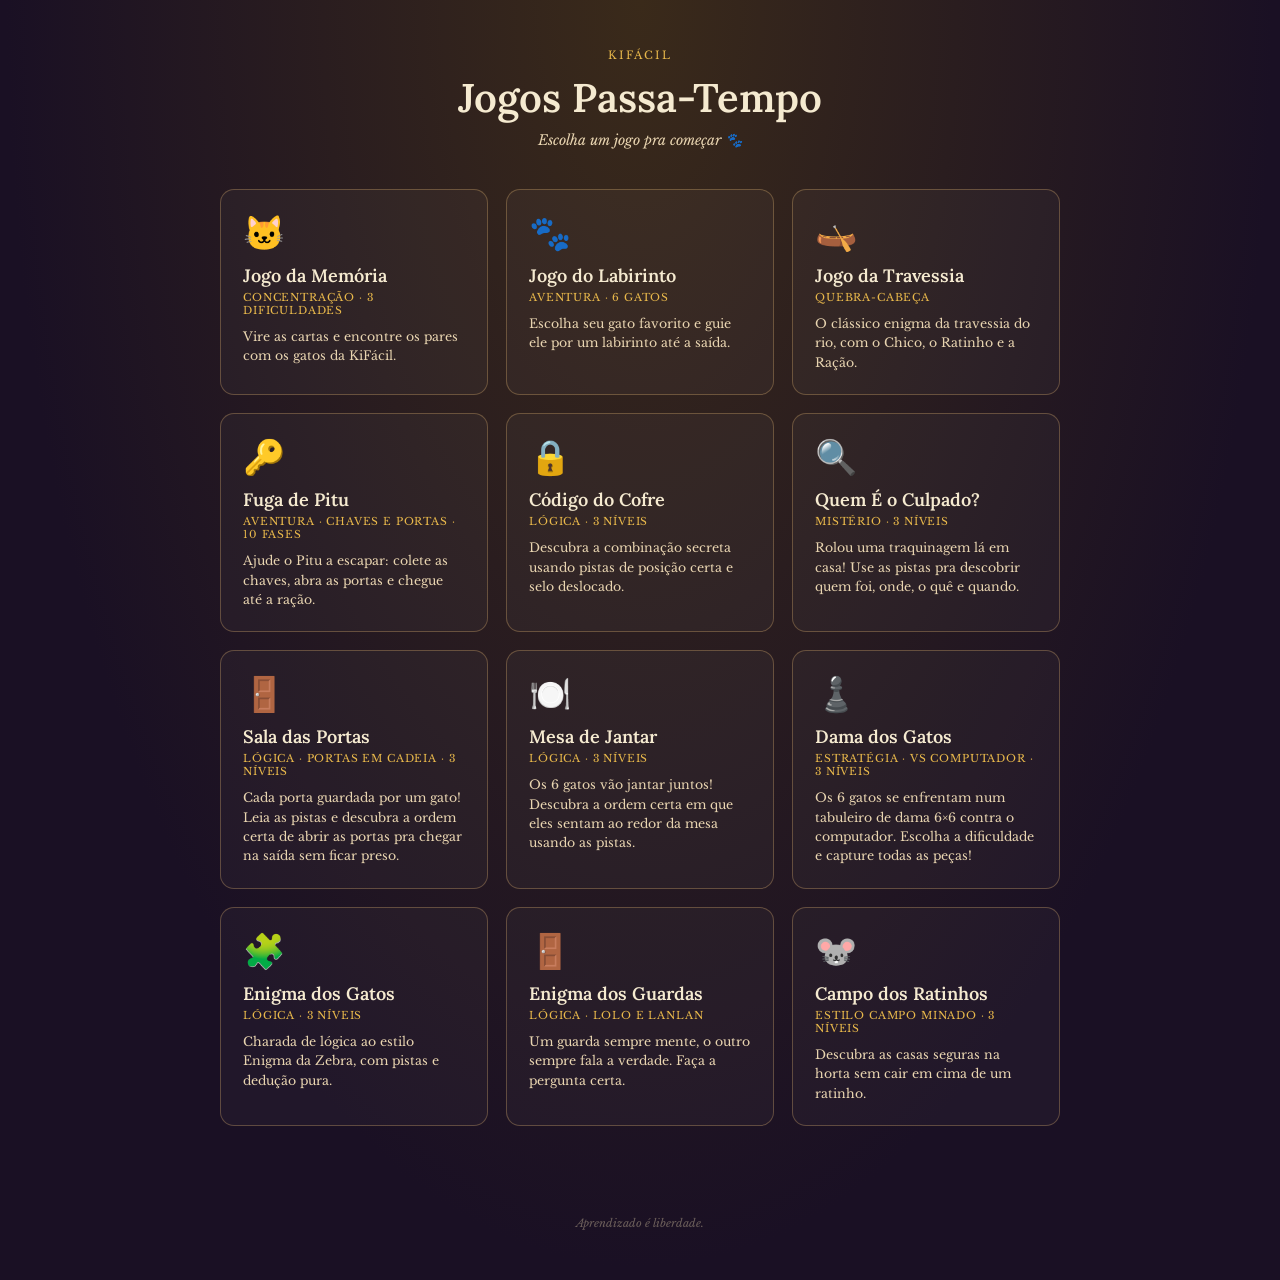
<file: index.html>
<!DOCTYPE html>
<html lang="pt-BR">
<head>
<meta charset="UTF-8">
<meta name="viewport" content="width=device-width, initial-scale=1.0">
<title>Jogos Passa-Tempo · KiFácil</title>
<link rel="preconnect" href="https://fonts.googleapis.com">
<link href="https://fonts.googleapis.com/css2?family=Lora:ital,wght@0,500;0,600;1,500;1,600&family=Libre+Baskerville:ital,wght@0,400;0,700;1,400&display=swap" rel="stylesheet">
<style>
  * { box-sizing: border-box; margin: 0; padding: 0; }
  :root {
    --bg: #2e2016; --text: #f5ead0; --soft: #e8d4b0;
    --gold: #e8b84b; --gold-dim: #b8891e; --border: rgba(212,170,106,0.35);
    --panel: rgba(255,255,255,0.03);
  }
  html, body { min-height: 100%; font-family: 'Libre Baskerville', serif; color: var(--text); background: var(--bg); }
  body { background: radial-gradient(ellipse at 50% 0%, #3a2a1a 0%, #1a1024 70%); }
  header { text-align: center; padding: 48px 20px 30px; }
  .eyebrow { font-size: 11px; letter-spacing: .18em; text-transform: uppercase; color: var(--gold); margin-bottom: 10px; }
  h1 { font-family: 'Lora', serif; font-size: clamp(28px, 5vw, 40px); font-weight: 600; margin-bottom: 8px; }
  .sub { font-style: italic; color: var(--soft); font-size: 14px; }
  main { max-width: 880px; margin: 0 auto; padding: 10px 20px 60px; }
  .grade { display: grid; grid-template-columns: repeat(auto-fit, minmax(260px, 1fr)); gap: 18px; }
  a.jogo {
    display: block; background: var(--panel); border: 1.5px solid var(--border);
    border-radius: 14px; padding: 22px; text-decoration: none; color: inherit;
    transition: border-color .2s, transform .2s, background .2s;
  }
  a.jogo:hover { border-color: rgba(232,184,75,0.6); background: rgba(232,184,75,0.06); transform: translateY(-3px); }
  .icone { font-size: 34px; margin-bottom: 10px; }
  .titulo { font-family: 'Lora', serif; font-size: 18px; font-weight: 600; margin-bottom: 4px; }
  .tag { font-size: 10.5px; letter-spacing: .08em; text-transform: uppercase; color: var(--gold); margin-bottom: 10px; }
  .desc { font-size: 12.5px; color: var(--soft); line-height: 1.55; }
  footer { text-align: center; padding: 30px 20px 50px; font-size: 11px; color: rgba(232,216,176,0.4); font-style: italic; }
</style>
</head>
<body>

<header>
  <div class="eyebrow">KiFácil</div>
  <h1>Jogos Passa-Tempo</h1>
  <p class="sub">Escolha um jogo pra começar 🐾</p>
</header>

<main>
  <div class="grade">

    <a class="jogo" href="jogo-memoria/index.html">
      <div class="icone">🐱</div>
      <div class="titulo">Jogo da Memória</div>
      <div class="tag">Concentração · 3 dificuldades</div>
      <div class="desc">Vire as cartas e encontre os pares com os gatos da KiFácil.</div>
    </a>

    <a class="jogo" href="jogo-labirinto/index.html">
      <div class="icone">🐾</div>
      <div class="titulo">Jogo do Labirinto</div>
      <div class="tag">Aventura · 6 gatos</div>
      <div class="desc">Escolha seu gato favorito e guie ele por um labirinto até a saída.</div>
    </a>

    <a class="jogo" href="jogo-travessia/index.html">
      <div class="icone">🛶</div>
      <div class="titulo">Jogo da Travessia</div>
      <div class="tag">Quebra-cabeça</div>
      <div class="desc">O clássico enigma da travessia do rio, com o Chico, o Ratinho e a Ração.</div>
    </a>

    <a class="jogo" href="fuga-de-pitu/index.html">
      <div class="icone">🔑</div>
      <div class="titulo">Fuga de Pitu</div>
      <div class="tag">Aventura · Chaves e portas · 10 fases</div>
      <div class="desc">Ajude o Pitu a escapar: colete as chaves, abra as portas e chegue até a ração.</div>
    </a>

    <a class="jogo" href="codigo-do-cofre/index.html">
      <div class="icone">🔒</div>
      <div class="titulo">Código do Cofre</div>
      <div class="tag">Lógica · 3 níveis</div>
      <div class="desc">Descubra a combinação secreta usando pistas de posição certa e selo deslocado.</div>
    </a>

    <a class="jogo" href="quem-e-o-culpado/index.html">
      <div class="icone">🔍</div>
      <div class="titulo">Quem É o Culpado?</div>
      <div class="tag">Mistério · 3 níveis</div>
      <div class="desc">Rolou uma traquinagem lá em casa! Use as pistas pra descobrir quem foi, onde, o quê e quando.</div>
    </a>

    <a class="jogo" href="sala-das-portas/index.html">
      <div class="icone">🚪</div>
      <div class="titulo">Sala das Portas</div>
      <div class="tag">Lógica · Portas em cadeia · 3 níveis</div>
      <div class="desc">Cada porta guardada por um gato! Leia as pistas e descubra a ordem certa de abrir as portas pra chegar na saída sem ficar preso.</div>
    </a>

    <a class="jogo" href="mesa-de-jantar/index.html">
      <div class="icone">🍽️</div>
      <div class="titulo">Mesa de Jantar</div>
      <div class="tag">Lógica · 3 níveis</div>
      <div class="desc">Os 6 gatos vão jantar juntos! Descubra a ordem certa em que eles sentam ao redor da mesa usando as pistas.</div>
    </a>

    <a class="jogo" href="dama-dos-gatos/index.html">
      <div class="icone">♟️</div>
      <div class="titulo">Dama dos Gatos</div>
      <div class="tag">Estratégia · vs Computador · 3 níveis</div>
      <div class="desc">Os 6 gatos se enfrentam num tabuleiro de dama 6×6 contra o computador. Escolha a dificuldade e capture todas as peças!</div>
    </a>

    <a class="jogo" href="enigma-dos-gatos/index.html">
      <div class="icone">🧩</div>
      <div class="titulo">Enigma dos Gatos</div>
      <div class="tag">Lógica · 3 níveis</div>
      <div class="desc">Charada de lógica ao estilo Enigma da Zebra, com pistas e dedução pura.</div>
    </a>

    <a class="jogo" href="enigma-dos-guardas/index.html">
      <div class="icone">🚪</div>
      <div class="titulo">Enigma dos Guardas</div>
      <div class="tag">Lógica · Lolo e Lanlan</div>
      <div class="desc">Um guarda sempre mente, o outro sempre fala a verdade. Faça a pergunta certa.</div>
    </a>

    <a class="jogo" href="campo-dos-ratinhos/index.html">
      <div class="icone">🐭</div>
      <div class="titulo">Campo dos Ratinhos</div>
      <div class="tag">Estilo Campo Minado · 3 níveis</div>
      <div class="desc">Descubra as casas seguras na horta sem cair em cima de um ratinho.</div>
    </a>

  </div>
</main>

<footer>Aprendizado é liberdade.</footer>

</body>
</html>
</file>
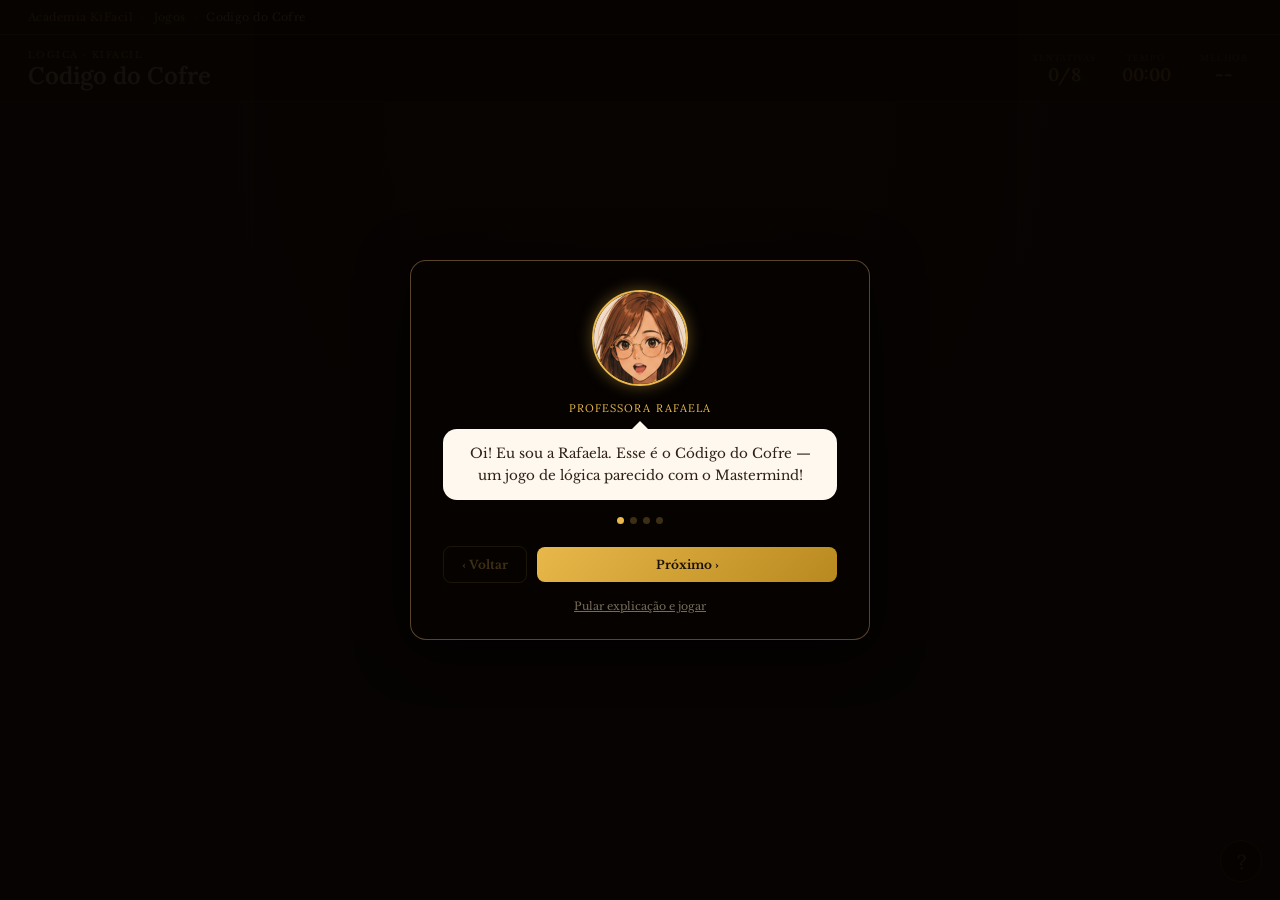
<file: codigo-do-cofre/index.html>
<!DOCTYPE html>
<html lang="pt-BR">
<head>
<meta charset="UTF-8">
<meta name="viewport" content="width=device-width, initial-scale=1.0">
<title>Codigo do Cofre · KiFacil</title>
<link rel="icon" type="image/png" href="/favicon.png">
<link rel="preconnect" href="https://fonts.googleapis.com">
<link href="https://fonts.googleapis.com/css2?family=Lora:ital,wght@0,500;0,600;1,500;1,600&family=Libre+Baskerville:ital,wght@0,400;0,700;1,400&display=swap" rel="stylesheet">
<link rel="stylesheet" href="style.css">
<link rel="stylesheet" href="../rafaela-tutorial.css">
</head>
<body>

<nav class="nav">
  <a href="../index.html">Academia KiFacil</a>
  <span class="nav-sep">›</span>
  <a href="../index.html">Jogos</a>
  <span class="nav-sep">›</span>
  Codigo do Cofre
</nav>

<header class="header">
  <div>
    <div class="eyebrow">Logica · KiFacil</div>
    <h1 class="page-title">Codigo do Cofre</h1>
  </div>
  <div class="header-stats" id="header-stats">
    <div class="hstat"><span class="hstat-label">Tentativas</span><span class="hstat-valor" id="stat-tentativas">0/8</span></div>
    <div class="hstat"><span class="hstat-label">Tempo</span><span class="hstat-valor" id="stat-tempo">00:00</span></div>
    <div class="hstat"><span class="hstat-label">Melhor</span><span class="hstat-valor" id="stat-melhor">--</span></div>
  </div>
</header>

<div id="game-area">

  <main id="cofre-layout" class="hidden">
    <section id="cofre-palco" aria-label="Cofre">
      <div class="cofre-corpo">
        <div class="cofre-brilho"></div>
        <div class="cofre-porta">
          <div class="cofre-anel">
            <div class="cofre-miolo" id="cofre-miolo">KF</div>
          </div>
          <div class="cofre-travas">
            <span></span><span></span><span></span>
          </div>
        </div>
      </div>
      <div id="mensagem-jogo">Monte um codigo com 4 selos diferentes.</div>
    </section>

    <section id="painel-jogo">
      <div id="codigo-atual" aria-label="Codigo atual"></div>

      <div id="selos" aria-label="Selos disponiveis"></div>

      <div id="acoes">
        <button class="btn-jogo-secundario" id="btn-apagar">Apagar</button>
        <button class="btn-jogo" id="btn-testar">Testar Codigo</button>
      </div>

      <div id="historico-wrap">
        <div class="historico-titulo">Tentativas</div>
        <div id="historico"></div>
      </div>
    </section>
  </main>

  <div id="overlay-inicio" class="game-overlay hidden">
    <div class="overlay-card">
      <div class="overlay-eyebrow">Preparacao</div>
      <div class="overlay-titulo">Abra o cofre secreto</div>
      <div class="overlay-texto">
        Existe um codigo com <strong>4 selos diferentes</strong>. A cada tentativa, o cofre mostra quantos selos estao no lugar certo e quantos fazem parte do codigo, mas estao na posicao errada.
      </div>
      <div class="dificuldade-opcoes">
        <button class="dificuldade-card" data-nivel="facil">
          <div class="dificuldade-nome">Facil</div>
          <div class="dificuldade-info">6 selos · 10 tentativas</div>
        </button>
        <button class="dificuldade-card" data-nivel="medio">
          <div class="dificuldade-nome">Medio</div>
          <div class="dificuldade-info">7 selos · 8 tentativas</div>
        </button>
        <button class="dificuldade-card" data-nivel="dificil">
          <div class="dificuldade-nome">Dificil</div>
          <div class="dificuldade-info">8 selos · 7 tentativas</div>
        </button>
      </div>
    </div>
  </div>

  <div id="overlay-ajuda" class="game-overlay hidden">
    <div class="overlay-card">
      <div class="overlay-eyebrow">Pista</div>
      <div class="overlay-titulo">Como ler o resultado</div>
      <div class="overlay-texto">
        <strong>Certo</strong> significa selo correto na posicao correta. <strong>Deslocado</strong> significa que o selo existe no codigo, mas precisa trocar de lugar.
      </div>
      <button class="btn-jogo" id="btn-fechar-ajuda">Entendi</button>
    </div>
  </div>

  <div id="overlay-resultado" class="game-overlay hidden">
    <div class="overlay-card">
      <div class="overlay-eyebrow" id="resultado-eyebrow">Resultado</div>
      <div class="overlay-titulo" id="resultado-titulo">...</div>
      <div class="overlay-texto" id="resultado-texto"></div>
      <div class="codigo-revelado" id="codigo-revelado"></div>
      <div class="vitoria-xp hidden" id="vit-xp"></div>
      <div class="vitoria-recorde" id="vit-recorde"></div>
      <div class="overlay-actions">
        <button class="btn-jogo" id="btn-jogar-de-novo">Jogar de Novo</button>
        <button class="btn-jogo-secundario" id="btn-trocar-nivel">Trocar Dificuldade</button>
        <a href="../index.html" class="btn-jogo-secundario">Sair</a>
      </div>
    </div>
  </div>

  <button id="btn-ajuda" class="btn-ajuda" aria-label="Ver pista">?</button>
</div>

<script src="script.js"></script>
<script src="../rafaela-tutorial.js"></script>
<script>
    document.body.style.visibility = 'visible';
    iniciarTutorialRafaela([
      'Oi! Eu sou a Rafaela. Esse é o Código do Cofre — um jogo de lógica parecido com o Mastermind!',
      'Existe um código secreto com selos diferentes. Você tenta adivinhar, e o cofre te dá pistas.',
      'Ele mostra quantos selos estão na posição certa, e quantos fazem parte do código mas estão no lugar errado.',
      'Use essas pistas pra ir se aproximando do código certo a cada tentativa. Tem um botão de ajuda (?) se precisar. Boa sorte! 🐾',
    ], () => mostrarOverlay('overlay-inicio'));
</script>
</body>
</html>
</file>
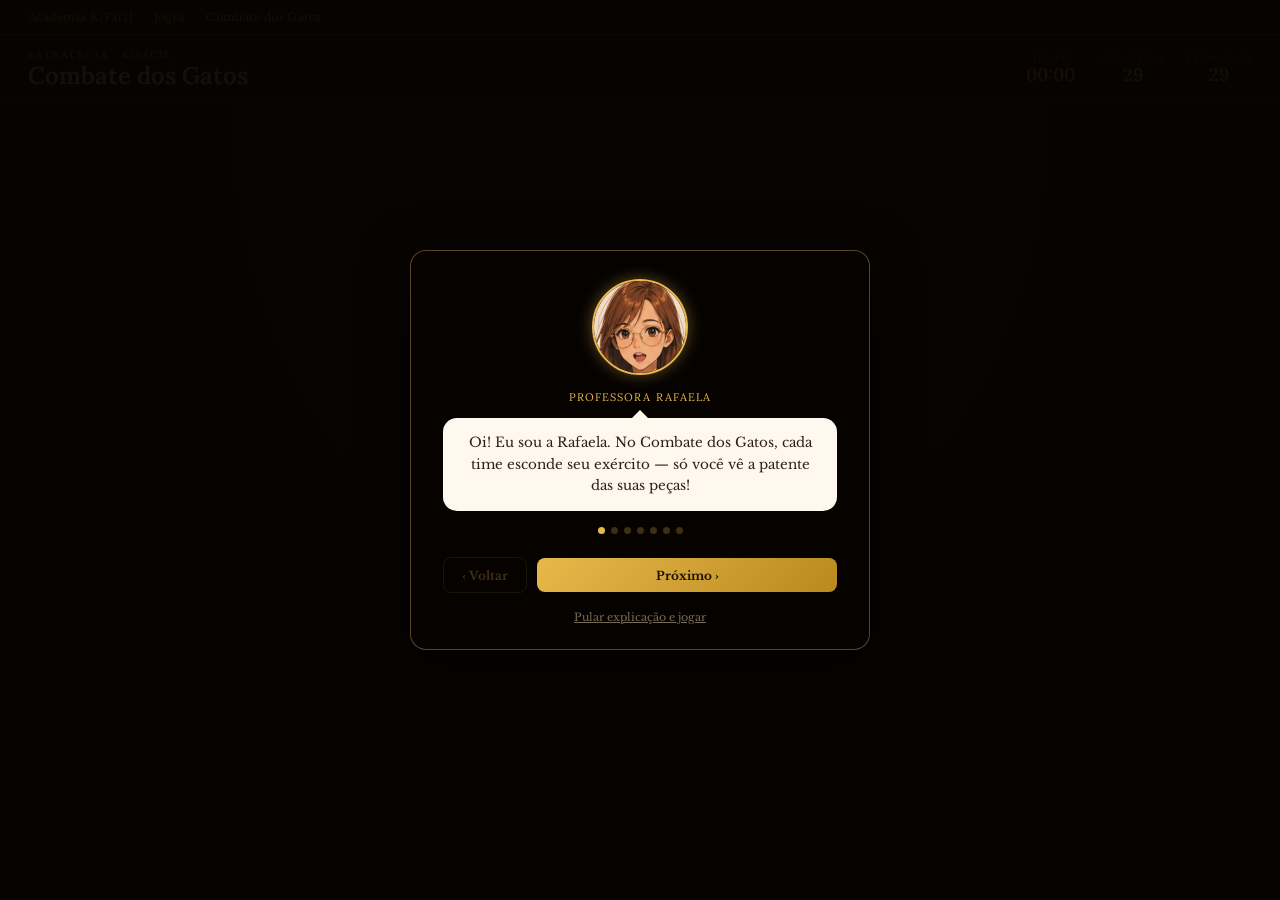
<file: combate-dos-gatos/index.html>
<!DOCTYPE html>
<html lang="pt-BR">
<head>
<meta charset="UTF-8">
<meta name="viewport" content="width=device-width, initial-scale=1.0">
<title>Combate dos Gatos · KiFácil</title>
<link rel="icon" type="image/png" href="/favicon.png">
<link rel="preconnect" href="https://fonts.googleapis.com">
<link href="https://fonts.googleapis.com/css2?family=Lora:ital,wght@0,500;0,600;1,500;1,600&family=Libre+Baskerville:ital,wght@0,400;0,700;1,400&display=swap" rel="stylesheet">
<link rel="stylesheet" href="style.css">
<link rel="stylesheet" href="../rafaela-tutorial.css">
</head>
<body>

<nav class="nav">
  <a href="../index.html">Academia KiFácil</a>
  <span class="nav-sep">›</span>
  <a href="../index.html">Jogos</a>
  <span class="nav-sep">›</span>
  Combate dos Gatos
</nav>

<header class="header">
  <div>
    <div class="eyebrow">Estratégia · KiFácil</div>
    <h1 class="page-title">Combate dos Gatos</h1>
  </div>
  <div class="header-stats" id="header-stats">
    <div class="hstat"><span class="hstat-label">Tempo</span><span class="hstat-valor" id="stat-tempo">00:00</span></div>
    <div class="hstat"><span class="hstat-label">Suas Peças</span><span class="hstat-valor" id="stat-pecas-humano">29</span></div>
    <div class="hstat"><span class="hstat-label">Peças da IA</span><span class="hstat-valor" id="stat-pecas-computador">29</span></div>
  </div>
</header>

<div id="game-area">

  <div id="combate-wrap" class="hidden">
    <div id="combate-legenda">🟡 Você &nbsp; 🔵 Computador — patentes ocultas até entrarem em combate</div>
    <div id="turno-indicador"></div>
    <div id="tabuleiro"></div>

    <div id="pool-posicionamento" class="hidden"></div>
    <div id="posicionamento-acoes" class="hidden">
      <button class="btn-jogo-secundario" id="btn-distribuir-aleatorio">🔀 Distribuir aleatoriamente</button>
      <button class="btn-jogo" id="btn-iniciar-batalha" disabled>⚔️ Pronto! Começar a batalha</button>
    </div>
  </div>

  <!-- SELEÇÃO DE DIFICULDADE -->
  <div id="overlay-inicio" class="game-overlay hidden">
    <div class="overlay-card">
      <div class="overlay-eyebrow">Preparação</div>
      <div class="overlay-titulo">Combate dos Gatos</div>
      <div class="overlay-texto">
        Posicione seu exército de gatos em segredo e tente capturar o potinho de ração escondido do computador!
      </div>
      <div class="dificuldade-opcoes">
        <button class="dificuldade-card" data-nivel="facil">
          <div class="dificuldade-nome">Fácil</div>
          <div class="dificuldade-info">Computador iniciante, comete erros</div>
          <div class="dificuldade-recorde" id="recorde-facil"></div>
        </button>
        <button class="dificuldade-card" data-nivel="medio">
          <div class="dificuldade-nome">Médio</div>
          <div class="dificuldade-info">Computador calcula bem os combates</div>
          <div class="dificuldade-recorde" id="recorde-medio"></div>
        </button>
        <button class="dificuldade-card" data-nivel="dificil">
          <div class="dificuldade-nome">Difícil</div>
          <div class="dificuldade-info">Computador protege o potinho e as bombas</div>
          <div class="dificuldade-recorde" id="recorde-dificil"></div>
        </button>
      </div>
    </div>
  </div>

  <!-- RESULTADO -->
  <div id="overlay-resultado" class="game-overlay hidden">
    <div class="overlay-card">
      <div class="overlay-eyebrow" id="resultado-eyebrow">Resultado</div>
      <div class="overlay-titulo" id="resultado-titulo">...</div>
      <div class="overlay-texto" id="resultado-texto"></div>
      <div class="vitoria-stats-row" id="resultado-stats">
        <div class="vitoria-stat"><strong id="vit-tempo">00:00</strong><span>Tempo</span></div>
        <div class="vitoria-stat"><strong id="vit-capturas">0</strong><span>Capturas</span></div>
      </div>
      <div class="vitoria-xp hidden" id="vit-xp"></div>
      <div class="vitoria-recorde" id="vit-recorde"></div>
      <div class="overlay-actions">
        <button class="btn-jogo" id="btn-jogar-de-novo">🔁 Jogar de Novo</button>
        <a href="../index.html" class="btn-jogo-secundario">🚪 Sair</a>
        <button class="btn-jogo-secundario" id="btn-trocar-nivel">Trocar Nível</button>
      </div>
    </div>
  </div>

</div><!-- /game-area -->

<script src="script.js"></script>
<script src="../rafaela-tutorial.js"></script>
<script>
    document.body.style.visibility = 'visible';
    iniciarTutorialRafaela([
      'Oi! Eu sou a Rafaela. No Combate dos Gatos, cada time esconde seu exército — só você vê a patente das suas peças!',
      'Cada gato tem uma patente de 1 a 6: quem tem a patente maior vence o combate. Chico é o Marechal (patente 6, o mais forte); Lolo é a Espiã (patente 1, a mais fraca).',
      'Mas cuidado: a Espiã (Lolo) é a única que consegue vencer o Marechal — só se for ela quem atacar primeiro!',
      'Tem Bombas escondidas: elas destroem qualquer peça que as atacar, menos a Sapadora (Lanlan), que consegue desarmar. E a Exploradora (Pitu) pode andar várias casas de uma vez em linha reta!',
      'Primeiro você posiciona seu exército em segredo nas suas 4 fileiras. Clique numa peça no painel embaixo e depois numa casa vazia pra colocar. Pode usar "Distribuir aleatoriamente" se preferir.',
      'Na batalha, mova suas peças pra explorar o tabuleiro. Quando encostar numa peça do computador, os dois revelam a patente e o combate acontece na hora!',
      'O objetivo é achar e capturar o potinho de ração escondido do computador. Boa sorte, general! 🐾',
    ], () => abrirSelecaoNivel());
</script>
</body>
</html>
</file>
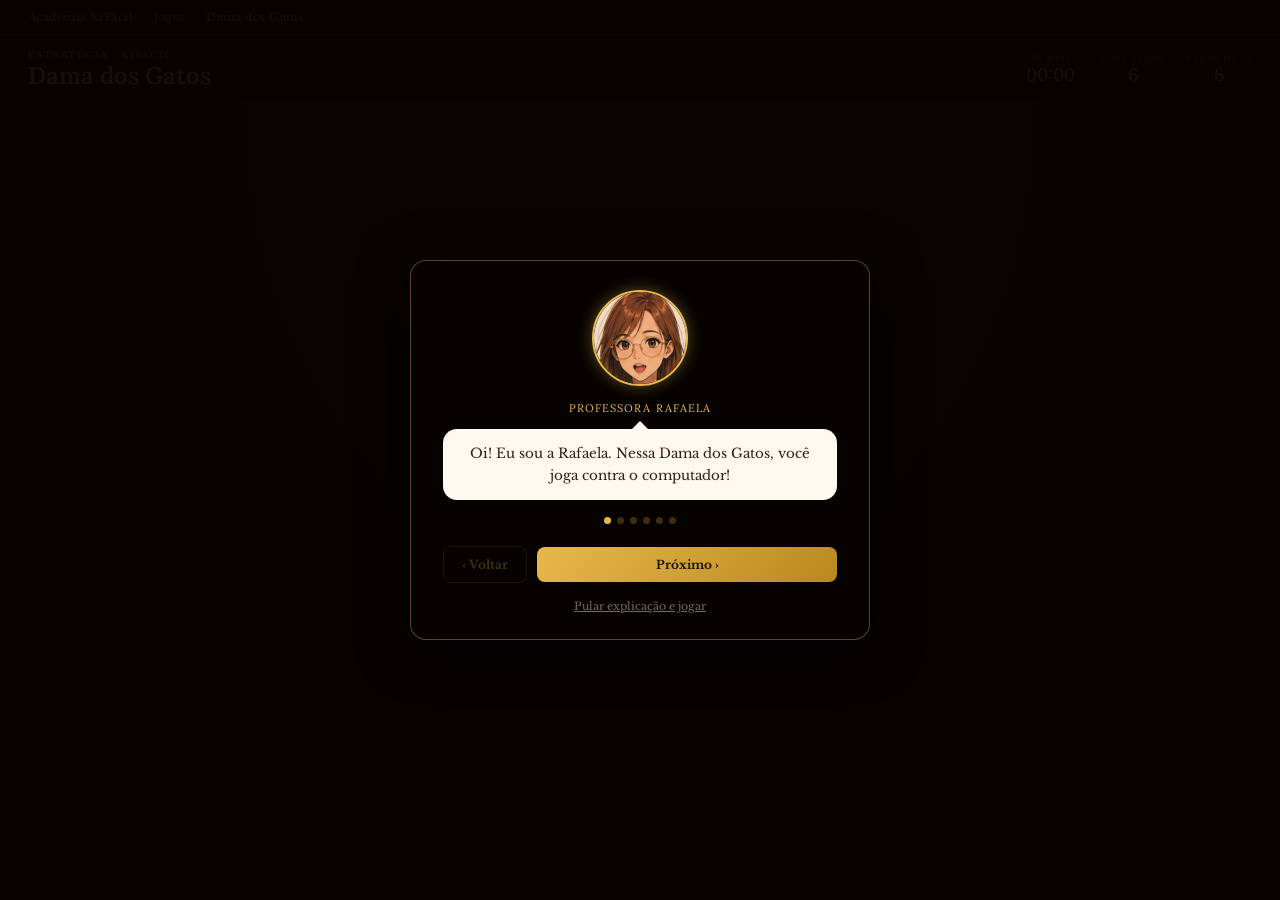
<file: dama-dos-gatos/index.html>
<!DOCTYPE html>
<html lang="pt-BR">
<head>
<meta charset="UTF-8">
<meta name="viewport" content="width=device-width, initial-scale=1.0">
<title>Dama dos Gatos · KiFácil</title>
<link rel="icon" type="image/png" href="/favicon.png">
<link rel="preconnect" href="https://fonts.googleapis.com">
<link href="https://fonts.googleapis.com/css2?family=Lora:ital,wght@0,500;0,600;1,500;1,600&family=Libre+Baskerville:ital,wght@0,400;0,700;1,400&display=swap" rel="stylesheet">
<link rel="stylesheet" href="style.css">
<link rel="stylesheet" href="../rafaela-tutorial.css">
</head>
<body>

<nav class="nav">
  <a href="../index.html">Academia KiFácil</a>
  <span class="nav-sep">›</span>
  <a href="../index.html">Jogos</a>
  <span class="nav-sep">›</span>
  Dama dos Gatos
</nav>

<header class="header">
  <div>
    <div class="eyebrow">Estratégia · KiFácil</div>
    <h1 class="page-title">Dama dos Gatos</h1>
  </div>
  <div class="header-stats" id="header-stats">
    <div class="hstat"><span class="hstat-label">Tempo</span><span class="hstat-valor" id="stat-tempo">00:00</span></div>
    <div class="hstat"><span class="hstat-label">Suas Peças</span><span class="hstat-valor" id="stat-pecas-humano">6</span></div>
    <div class="hstat"><span class="hstat-label">Peças da IA</span><span class="hstat-valor" id="stat-pecas-computador">6</span></div>
  </div>
</header>

<div id="game-area">

  <div id="dama-wrap" class="hidden">
    <div id="dama-legenda">🟡 Você &nbsp; 🔵 Computador — clique numa peça sua e depois num quadrado destacado</div>
    <div id="turno-indicador"></div>
    <div id="tabuleiro"></div>
  </div>

  <!-- SELEÇÃO DE DIFICULDADE -->
  <div id="overlay-inicio" class="game-overlay hidden">
    <div class="overlay-card">
      <div class="overlay-eyebrow">Preparação</div>
      <div class="overlay-titulo">Dama dos Gatos</div>
      <div class="overlay-texto">
        Os 6 gatinhos se enfrentam num tabuleiro de dama 6×6. Escolha a dificuldade do computador e capture todas as peças dele!
      </div>
      <div class="dificuldade-opcoes">
        <button class="dificuldade-card" data-nivel="facil">
          <div class="dificuldade-nome">Fácil</div>
          <div class="dificuldade-info">Computador iniciante, comete erros</div>
          <div class="dificuldade-recorde" id="recorde-facil"></div>
        </button>
        <button class="dificuldade-card" data-nivel="medio">
          <div class="dificuldade-nome">Médio</div>
          <div class="dificuldade-info">Computador pensa algumas jogadas à frente</div>
          <div class="dificuldade-recorde" id="recorde-medio"></div>
        </button>
        <button class="dificuldade-card" data-nivel="dificil">
          <div class="dificuldade-nome">Difícil</div>
          <div class="dificuldade-info">Computador joga o melhor lance quase sempre</div>
          <div class="dificuldade-recorde" id="recorde-dificil"></div>
        </button>
      </div>
    </div>
  </div>

  <!-- RESULTADO -->
  <div id="overlay-resultado" class="game-overlay hidden">
    <div class="overlay-card">
      <div class="overlay-eyebrow" id="resultado-eyebrow">Resultado</div>
      <div class="overlay-titulo" id="resultado-titulo">...</div>
      <div class="overlay-texto" id="resultado-texto"></div>
      <div class="vitoria-stats-row" id="resultado-stats">
        <div class="vitoria-stat"><strong id="vit-tempo">00:00</strong><span>Tempo</span></div>
        <div class="vitoria-stat"><strong id="vit-capturas">0</strong><span>Capturas</span></div>
      </div>
      <div class="vitoria-xp hidden" id="vit-xp"></div>
      <div class="vitoria-recorde" id="vit-recorde"></div>
      <div class="overlay-actions">
        <button class="btn-jogo" id="btn-jogar-de-novo">🔁 Jogar de Novo</button>
        <a href="../index.html" class="btn-jogo-secundario">🚪 Sair</a>
        <button class="btn-jogo-secundario" id="btn-trocar-nivel">Trocar Nível</button>
      </div>
    </div>
  </div>

</div><!-- /game-area -->

<script src="script.js"></script>
<script src="../rafaela-tutorial.js"></script>
<script>
    document.body.style.visibility = 'visible';
    iniciarTutorialRafaela([
      'Oi! Eu sou a Rafaela. Nessa Dama dos Gatos, você joga contra o computador!',
      'Os dois times usam os mesmos 6 gatinhos — Chico, Pitu, Teti, Bentinho, Lolo e Lanlan. As peças com anel dourado são suas; as com anel azul são do computador.',
      'Clique numa peça sua pra ver pra onde ela pode ir. Depois clique num quadrado destacado pra mover.',
      'Se você puder pular por cima de uma peça do computador pra capturar ela, é obrigado a capturar! E se der pra continuar capturando com a mesma peça, tem que continuar.',
      'Se sua peça chegar até a última fileira do outro lado, ela vira uma dama e ganha uma coroa 👑 — aí pode andar várias casas na diagonal, pra qualquer direção!',
      'Escolha o nível de dificuldade e boa sorte! 🐾',
    ], () => abrirSelecaoNivel());
</script>
</body>
</html>
</file>
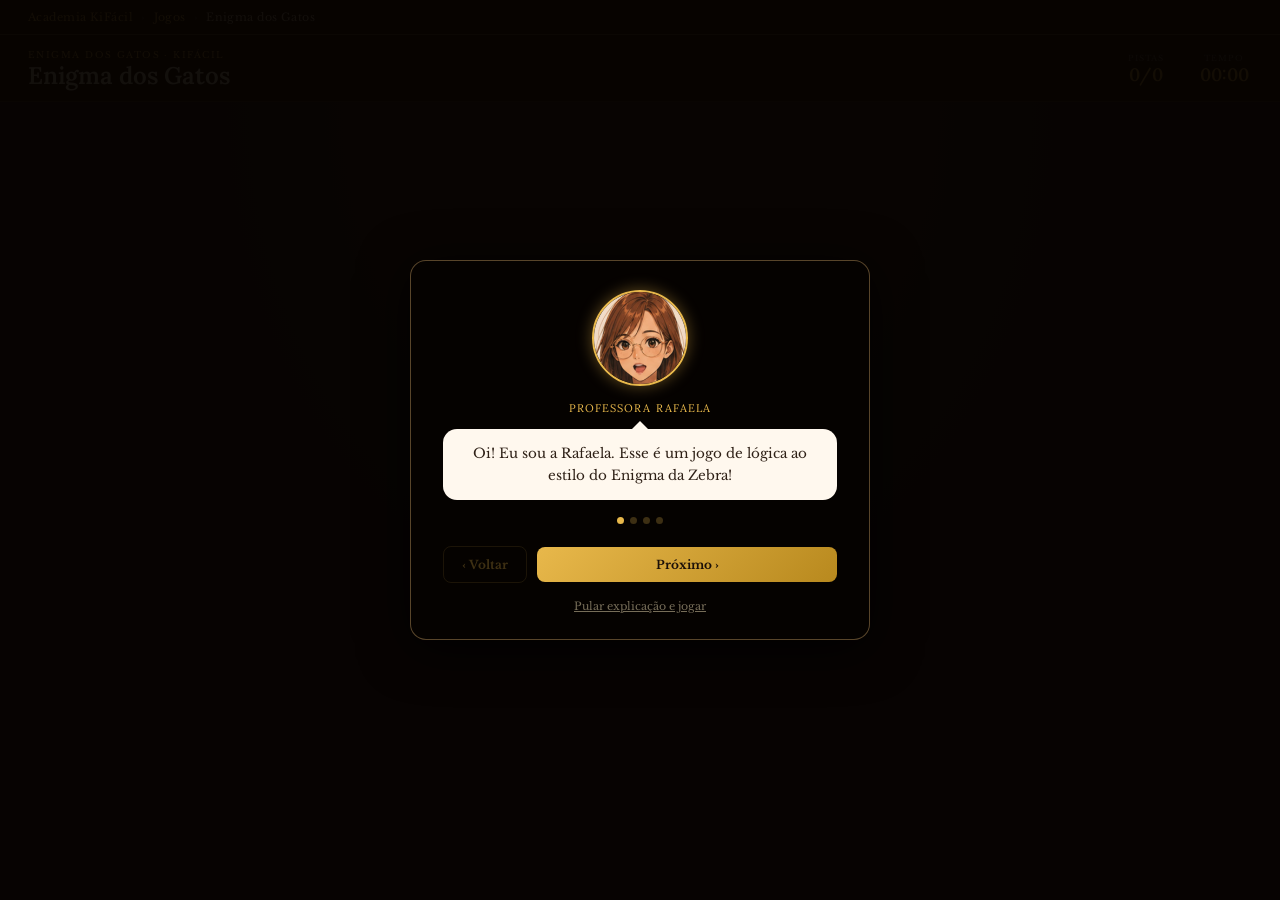
<file: enigma-dos-gatos/index.html>
<!DOCTYPE html>
<html lang="pt-BR">
<head>
<meta charset="UTF-8">
<meta name="viewport" content="width=device-width, initial-scale=1.0">
<title>Enigma dos Gatos · KiFácil</title>
<link rel="icon" type="image/png" href="/favicon.png">
<link rel="preconnect" href="https://fonts.googleapis.com">
<link href="https://fonts.googleapis.com/css2?family=Lora:ital,wght@0,500;0,600;1,500;1,600&family=Libre+Baskerville:ital,wght@0,400;0,700;1,400&display=swap" rel="stylesheet">
<link rel="stylesheet" href="style.css">
<link rel="stylesheet" href="../rafaela-tutorial.css">
</head>
<body>

<nav class="nav">
  <a href="../index.html">Academia KiFácil</a>
  <span class="nav-sep">›</span>
  <a href="../index.html">Jogos</a>
  <span class="nav-sep">›</span>
  Enigma dos Gatos
</nav>

<header class="header">
  <div>
    <div class="eyebrow">Enigma dos Gatos · KiFácil</div>
    <h1 class="page-title">Enigma dos Gatos</h1>
  </div>
  <div class="header-stats" id="header-stats">
    <div class="hstat"><span class="hstat-label">Pistas</span><span class="hstat-valor" id="stat-pistas">0/0</span></div>
    <div class="hstat"><span class="hstat-label">Tempo</span><span class="hstat-valor" id="stat-tempo">00:00</span></div>
  </div>
</header>

<div id="game-area">

  <div id="enigma-wrap" class="hidden">
    <div id="enigma-topo">
      <div id="enigma-acoes">
        <button class="btn-mini" id="btn-desfazer" title="Desfazer">↺</button>
        <button class="btn-mini" id="btn-refazer" title="Refazer">↻</button>
        <button class="btn-mini" id="btn-reiniciar" title="Limpar tudo">🗑️ Limpar</button>
      </div>
    </div>
    <div id="grade-scroll">
      <table id="grade-tabela"></table>
    </div>
    <div id="pistas-lista"></div>
  </div>

  <!-- TELA INICIAL / SELEÇÃO DE NÍVEL -->
  <div id="overlay-inicio" class="game-overlay hidden">
    <div class="overlay-card">
      <div class="overlay-eyebrow">Preparação</div>
      <div class="overlay-titulo">Enigma dos Gatos</div>
      <div class="overlay-texto">
        Cada casinha tem um gato, uma cor, um petisco, um brinquedo e um lugar de soneca diferentes.
        Use as pistas pra descobrir tudo por lógica — sem chutar! Toda pista que já bate com o que você preencheu fica marcada ✓.
      </div>
      <div class="dificuldade-opcoes">
        <button class="dificuldade-card" data-nivel="facil">
          <div class="dificuldade-nome">Fácil</div>
          <div class="dificuldade-info">3 casinhas</div>
          <div class="dificuldade-recorde" id="recorde-facil"></div>
        </button>
        <button class="dificuldade-card" data-nivel="medio">
          <div class="dificuldade-nome">Médio</div>
          <div class="dificuldade-info">4 casinhas</div>
          <div class="dificuldade-recorde" id="recorde-medio"></div>
        </button>
        <button class="dificuldade-card" data-nivel="dificil">
          <div class="dificuldade-nome">Difícil</div>
          <div class="dificuldade-info">5 casinhas</div>
          <div class="dificuldade-recorde" id="recorde-dificil"></div>
        </button>
      </div>
    </div>
  </div>

  <!-- CARREGANDO -->
  <div id="overlay-carregando" class="game-overlay hidden">
    <div class="overlay-card">
      <div class="overlay-titulo">Preparando o enigma...</div>
      <div class="overlay-texto">Só um instante 🐾</div>
    </div>
  </div>

  <!-- TELA DE VITÓRIA -->
  <div id="overlay-vitoria" class="game-overlay hidden">
    <div class="overlay-card">
      <div class="overlay-eyebrow">Parabéns!</div>
      <div class="overlay-titulo">Você resolveu o enigma!</div>
      <div class="vitoria-stats-row">
        <div class="vitoria-stat"><strong id="vit-tempo">00:00</strong><span>Tempo</span></div>
      </div>
      <div class="vitoria-xp" id="vit-xp"></div>
      <div class="vitoria-recorde" id="vit-recorde"></div>
      <div class="overlay-texto">Sair ou jogar de novo?</div>
      <div class="overlay-actions">
        <button class="btn-jogo" id="btn-jogar-de-novo">🔁 Jogar de Novo</button>
        <a href="../index.html" class="btn-jogo-secundario">🚪 Sair</a>
        <button class="btn-jogo-secundario" id="btn-trocar-nivel">Trocar Nível</button>
      </div>
    </div>
  </div>

</div><!-- /game-area -->

<script src="pool-gerado.js"></script>
<script src="script.js"></script>
<script src="../rafaela-tutorial.js"></script>
<script>
    document.body.style.visibility = 'visible';
    iniciarTutorialRafaela([
      'Oi! Eu sou a Rafaela. Esse é um jogo de lógica ao estilo do Enigma da Zebra!',
      'Cada casinha tem um gato, uma cor, um petisco, um brinquedo e um lugar de soneca diferentes.',
      'Use as pistas embaixo da grade pra descobrir tudo por dedução — sem chutar! Toda pista que já bate com o que você preencheu fica marcada com ✓.',
      'Tem 3 níveis: Fácil, Médio e Difícil. Boa sorte, detetive! 🐾',
    ], () => abrirSelecaoNivel());
</script>
</body>
</html>
</file>
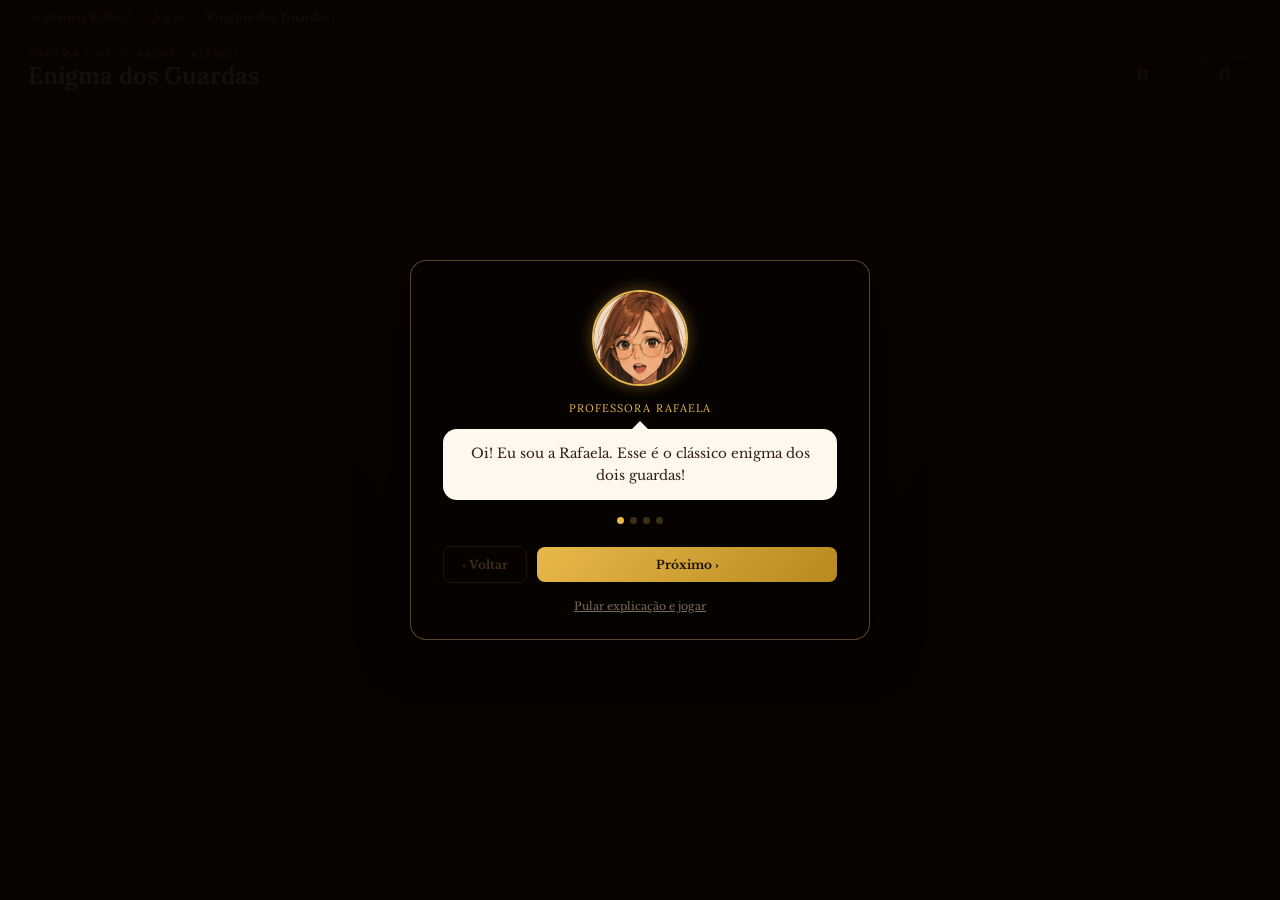
<file: enigma-dos-guardas/index.html>
<!DOCTYPE html>
<html lang="pt-BR">
<head>
<meta charset="UTF-8">
<meta name="viewport" content="width=device-width, initial-scale=1.0">
<title>Enigma dos Guardas · KiFácil</title>
<link rel="icon" type="image/png" href="/favicon.png">
<link rel="preconnect" href="https://fonts.googleapis.com">
<link href="https://fonts.googleapis.com/css2?family=Lora:ital,wght@0,500;0,600;1,500;1,600&family=Libre+Baskerville:ital,wght@0,400;0,700;1,400&display=swap" rel="stylesheet">
<link rel="stylesheet" href="style.css">
<link rel="stylesheet" href="../rafaela-tutorial.css">
</head>
<body>

<nav class="nav">
  <a href="../index.html">Academia KiFácil</a>
  <span class="nav-sep">›</span>
  <a href="../index.html">Jogos</a>
  <span class="nav-sep">›</span>
  Enigma dos Guardas
</nav>

<header class="header">
  <div>
    <div class="eyebrow">Enigma dos Guardas · KiFácil</div>
    <h1 class="page-title">Enigma dos Guardas</h1>
  </div>
  <div class="header-stats" id="header-stats">
    <div class="hstat"><span class="hstat-label">Sequência</span><span class="hstat-valor" id="stat-sequencia">0</span></div>
    <div class="hstat"><span class="hstat-label">Melhor</span><span class="hstat-valor" id="stat-melhor">0</span></div>
  </div>
</header>

<div id="game-area">

  <div id="cena" class="hidden">
    <div id="instrucao-topo">Escolha um guarda pra fazer <strong>uma única pergunta</strong>.</div>

    <div id="portas-linha">
      <div class="lado" id="lado-esquerda" data-lado="esquerda">
        <div class="guarda-slot">
          <div class="balao hidden" id="balao-esquerda"><span id="balao-texto-esquerda"></span></div>
          <div class="guarda" id="guarda-lolo">
            <img src="../imagens-animais/lolo.png" alt="Lolo">
          </div>
          <div class="guarda-nome">Lolo</div>
        </div>
        <div class="porta-3d" id="porta-esquerda">
          <div class="porta-face porta-frente">
            <div class="porta-detalhe"></div>
            <div class="porta-mac"></div>
          </div>
          <div class="porta-face porta-verso">
            <div class="porta-resultado" id="resultado-esquerda"></div>
          </div>
        </div>
        <div class="porta-legenda">Porta da Esquerda</div>
      </div>

      <div class="lado" id="lado-direita" data-lado="direita">
        <div class="guarda-slot">
          <div class="balao hidden" id="balao-direita"><span id="balao-texto-direita"></span></div>
          <div class="guarda" id="guarda-lanlan">
            <img src="../imagens-animais/lanlan.png" alt="Lanlan">
          </div>
          <div class="guarda-nome">Lanlan</div>
        </div>
        <div class="porta-3d" id="porta-direita">
          <div class="porta-face porta-frente">
            <div class="porta-detalhe"></div>
            <div class="porta-mac"></div>
          </div>
          <div class="porta-face porta-verso">
            <div class="porta-resultado" id="resultado-direita"></div>
          </div>
        </div>
        <div class="porta-legenda">Porta da Direita</div>
      </div>
    </div>

    <div id="rodape-acao">
      <div id="texto-etapa">Clique num gato pra perguntar.</div>
      <button class="btn-jogo-secundario" id="btn-dica">💡 Dica</button>
    </div>
  </div>

  <!-- PAINEL DE PERGUNTAS -->
  <div id="painel-perguntas" class="game-overlay hidden">
    <div class="overlay-card">
      <div class="overlay-eyebrow" id="pergunta-guarda-nome">Perguntar pro Lolo</div>
      <div class="overlay-titulo">Qual pergunta você vai fazer?</div>
      <div class="pergunta-opcoes">
        <button class="pergunta-btn" data-pergunta="direta">"Qual porta é a segura?"</button>
        <button class="pergunta-btn" data-pergunta="cruzada">"Qual porta o OUTRO guarda diria que é a segura?"</button>
        <button class="pergunta-btn" data-pergunta="sincero">"Você é o guarda sincero?"</button>
      </div>
      <button class="btn-jogo-secundario" id="btn-cancelar-pergunta">‹ Voltar</button>
    </div>
  </div>

  <!-- TELA INICIAL -->
  <div id="overlay-inicio" class="game-overlay hidden">
    <div class="overlay-card">
      <div class="overlay-eyebrow">Preparação</div>
      <div class="overlay-titulo">Enigma dos Guardas</div>
      <div class="overlay-texto">
        Duas portas. Atrás de uma tem um prêmio, atrás da outra não. O <strong>Lolo</strong> e a <strong>Lanlan</strong> tomam conta de uma porta cada.
        Um dos dois <strong>sempre fala a verdade</strong>, o outro <strong>sempre mente</strong> — mas você não sabe quem é quem, e isso muda a cada rodada!<br><br>
        Você só pode escolher <strong>um guarda</strong> e fazer <strong>uma pergunta</strong>. Depois, escolha uma porta.
      </div>
      <button class="btn-jogo" id="btn-comecar">🚪 Começar</button>
    </div>
  </div>

  <!-- TELA DE DICA -->
  <div id="overlay-dica" class="game-overlay hidden">
    <div class="overlay-card">
      <div class="overlay-eyebrow">Dica</div>
      <div class="overlay-titulo">Pensa comigo...</div>
      <div class="overlay-texto">
        Uma das perguntas fala sobre o que o <strong>OUTRO</strong> guarda responderia. Pense: se o guarda que você perguntou for sincero, ele conta a verdade sobre o que o mentiroso diria (que é mentira). Se ele for o mentiroso, ele mente sobre o que o sincero diria (que é verdade).<br><br>
        Ou seja: essa resposta <strong>sempre</strong> aponta pra porta errada — não importa quem você pergunta! E aí é só... fazer o contrário. 😉
      </div>
      <button class="btn-jogo" id="btn-fechar-dica">Entendi</button>
    </div>
  </div>

  <!-- RESULTADO -->
  <div id="overlay-resultado" class="game-overlay hidden">
    <div class="overlay-card">
      <div class="overlay-eyebrow" id="resultado-eyebrow">Resultado</div>
      <div class="overlay-titulo" id="resultado-titulo">...</div>
      <div class="overlay-texto" id="resultado-texto"></div>
      <div class="vitoria-xp" id="vit-xp"></div>
      <div class="vitoria-recorde" id="vit-recorde"></div>
      <div class="overlay-actions">
        <button class="btn-jogo" id="btn-jogar-de-novo">🔁 Jogar de Novo</button>
        <a href="../index.html" class="btn-jogo-secundario">🚪 Sair</a>
      </div>
    </div>
  </div>

</div><!-- /game-area -->

<script src="script.js"></script>
<script src="../rafaela-tutorial.js"></script>
<script>
    document.body.style.visibility = 'visible';
    iniciarTutorialRafaela([
      'Oi! Eu sou a Rafaela. Esse é o clássico enigma dos dois guardas!',
      'Tem duas portas, e o Lolo e a Lanlan tomam conta de uma cada. Um deles sempre fala a verdade, o outro sempre mente — e isso muda a cada rodada!',
      'Você só pode escolher um guarda e fazer uma pergunta. Depois disso, escolha uma porta.',
      'Pense bem na pergunta certa pra descobrir a porta do prêmio sem depender de sorte. Se travar, tem um botão de Dica. Boa sorte! 🐾',
    ], () => mostrarOverlay('overlay-inicio'));
</script>
</body>
</html>
</file>
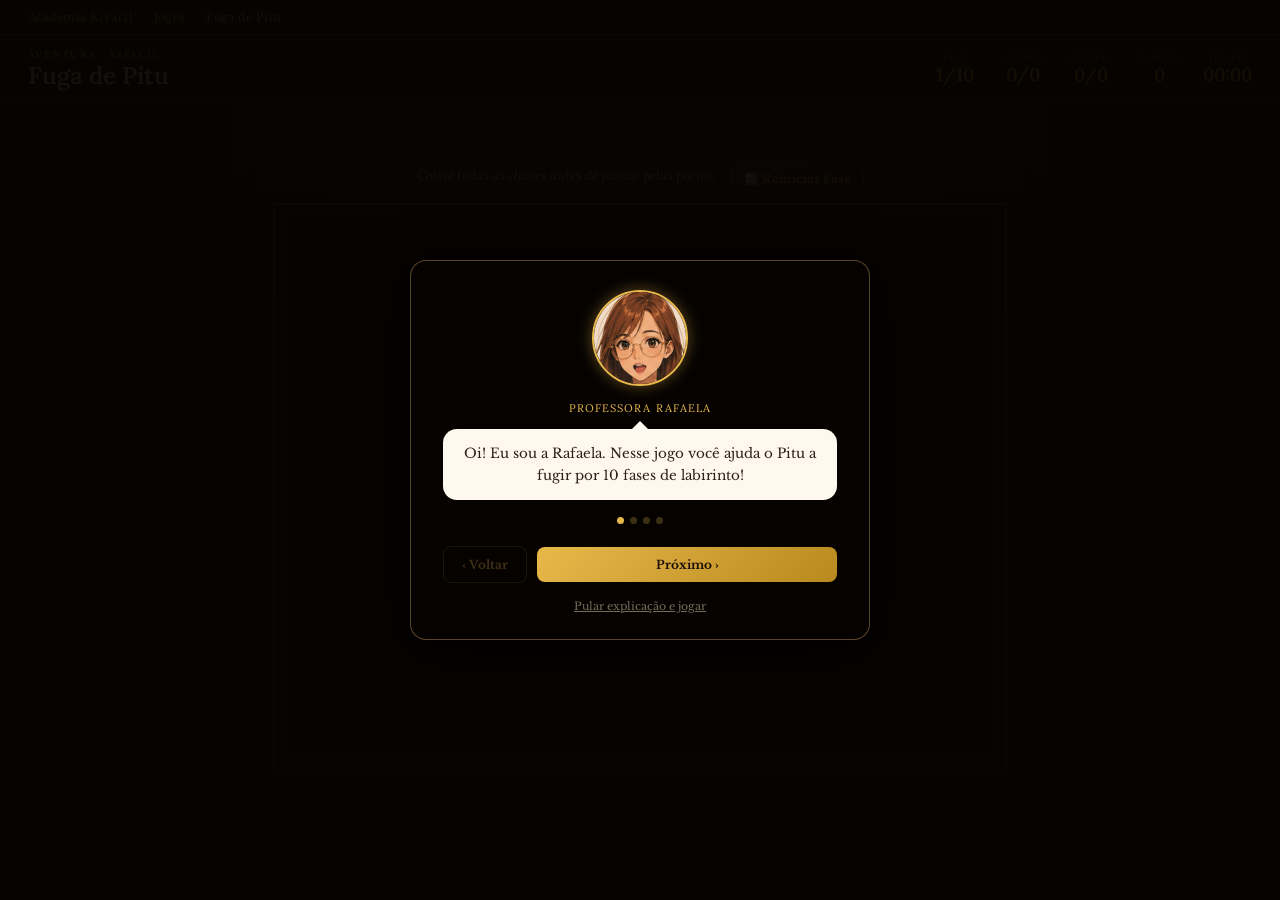
<file: fuga-de-pitu/index.html>
<!DOCTYPE html>
<html lang="pt-BR">
<head>
<meta charset="UTF-8">
<meta name="viewport" content="width=device-width, initial-scale=1.0">
<title>Fuga de Pitu · KiFácil</title>
<link rel="icon" type="image/png" href="/favicon.png">
<link rel="preconnect" href="https://fonts.googleapis.com">
<link href="https://fonts.googleapis.com/css2?family=Lora:ital,wght@0,500;0,600;1,500;1,600&family=Libre+Baskerville:ital,wght@0,400;0,700;1,400&display=swap" rel="stylesheet">
<link rel="stylesheet" href="style.css">
<link rel="stylesheet" href="../rafaela-tutorial.css">
</head>
<body>

<nav class="nav">
  <a href="../index.html">Academia KiFacil</a>
  <span class="nav-sep">›</span>
  <a href="../index.html">Jogos</a>
  <span class="nav-sep">›</span>
  Fuga de Pitu
</nav>

<header class="header">
  <div>
    <div class="eyebrow">Aventura · KiFacil</div>
    <h1 class="page-title">Fuga de Pitu</h1>
  </div>
  <div class="header-stats" id="header-stats">
    <div class="hstat"><span class="hstat-label">Fase</span><span class="hstat-valor" id="stat-fase">1/10</span></div>
    <div class="hstat"><span class="hstat-label">Chaves</span><span class="hstat-valor" id="stat-chaves">0/0</span></div>
    <div class="hstat"><span class="hstat-label">Portas</span><span class="hstat-valor" id="stat-portas">0/0</span></div>
    <div class="hstat"><span class="hstat-label">Passos</span><span class="hstat-valor" id="stat-passos">0</span></div>
    <div class="hstat"><span class="hstat-label">Tempo</span><span class="hstat-valor" id="stat-tempo">00:00</span></div>
  </div>
</header>

<div id="game-area">
  <div id="mapa-wrap">
    <div id="barra-topo-jogo">
      <div id="mensagem-jogo">Colete todas as chaves antes de passar pelas portas.</div>
      <button class="btn-mini" id="btn-reiniciar-fase" title="Recomeçar esta fase">🔄 Reiniciar Fase</button>
    </div>
    <div id="mapa" aria-label="Mapa da Fuga de Pitu"></div>
  </div>

  <div id="controles-mobile" class="hidden" aria-label="Controles">
    <div class="ctrl-linha">
      <button class="ctrl-btn" data-dir="cima">▲</button>
    </div>
    <div class="ctrl-linha">
      <button class="ctrl-btn" data-dir="esquerda">◀</button>
      <button class="ctrl-btn" data-dir="baixo">▼</button>
      <button class="ctrl-btn" data-dir="direita">▶</button>
    </div>
  </div>

  <div id="overlay-inicio" class="game-overlay hidden">
    <div class="overlay-card">
      <div class="overlay-eyebrow">Preparação</div>
      <div class="overlay-titulo">Ajude Pitu a fugir</div>
      <div class="overlay-texto">
        São 10 fases. Cada porta gasta uma chave do bolso pra abrir (e pode ir e voltar por ela à vontade). Mas cuidado: <strong>algumas portas escondem salas vazias</strong> — se você abrir sem sobrar chave, pode ficar sem nenhuma pra continuar! Em outras, tem <strong>duas chaves de bônus</strong> esperando. Se ficar sem saída, use o botão "Reiniciar Fase".
      </div>
      <button class="btn-jogo" id="btn-comecar">Começar</button>
    </div>
  </div>

  <div id="overlay-fase" class="game-overlay hidden">
    <div class="overlay-card">
      <div class="overlay-eyebrow">Muito bem</div>
      <div class="overlay-titulo" id="fase-titulo">Fase concluída</div>
      <div class="overlay-texto" id="fase-texto"></div>
      <button class="btn-jogo" id="btn-proxima-fase">Próxima Fase</button>
    </div>
  </div>

  <div id="overlay-vitoria" class="game-overlay hidden">
    <div class="overlay-card">
      <div class="overlay-eyebrow">Parabéns!</div>
      <div class="overlay-titulo">Pitu encontrou a ração!</div>
      <div class="vitoria-stats-row">
        <div class="vitoria-stat"><strong id="vit-tempo">00:00</strong><span>Tempo</span></div>
        <div class="vitoria-stat"><strong id="vit-passos">0</strong><span>Passos</span></div>
      </div>
      <div class="vitoria-xp" id="vit-xp"></div>
      <div class="vitoria-recorde" id="vit-recorde"></div>
      <div class="overlay-texto">Sair ou jogar de novo?</div>
      <div class="overlay-actions">
        <button class="btn-jogo" id="btn-jogar-de-novo">Jogar de Novo</button>
        <a href="../index.html" class="btn-jogo-secundario">Sair</a>
      </div>
    </div>
  </div>
</div>

<script src="script.js"></script>
<script src="../rafaela-tutorial.js"></script>
<script>
    document.body.style.visibility = 'visible';
    iniciarTutorialRafaela([
      'Oi! Eu sou a Rafaela. Nesse jogo você ajuda o Pitu a fugir por 10 fases de labirinto!',
      'Cada porta gasta uma chave do bolso pra abrir, mas dá pra ir e voltar por ela à vontade depois.',
      'Cuidado: algumas portas escondem salas vazias — se abrir sem sobrar chave, você pode ficar sem nenhuma pra continuar! Outras têm chaves de bônus.',
      'Se ficar sem saída, use o botão "Reiniciar Fase" pra tentar de novo o mesmo labirinto. Boa sorte! 🐾',
    ], () => mostrarOverlay('overlay-inicio'));
</script>
</body>
</html>
</file>
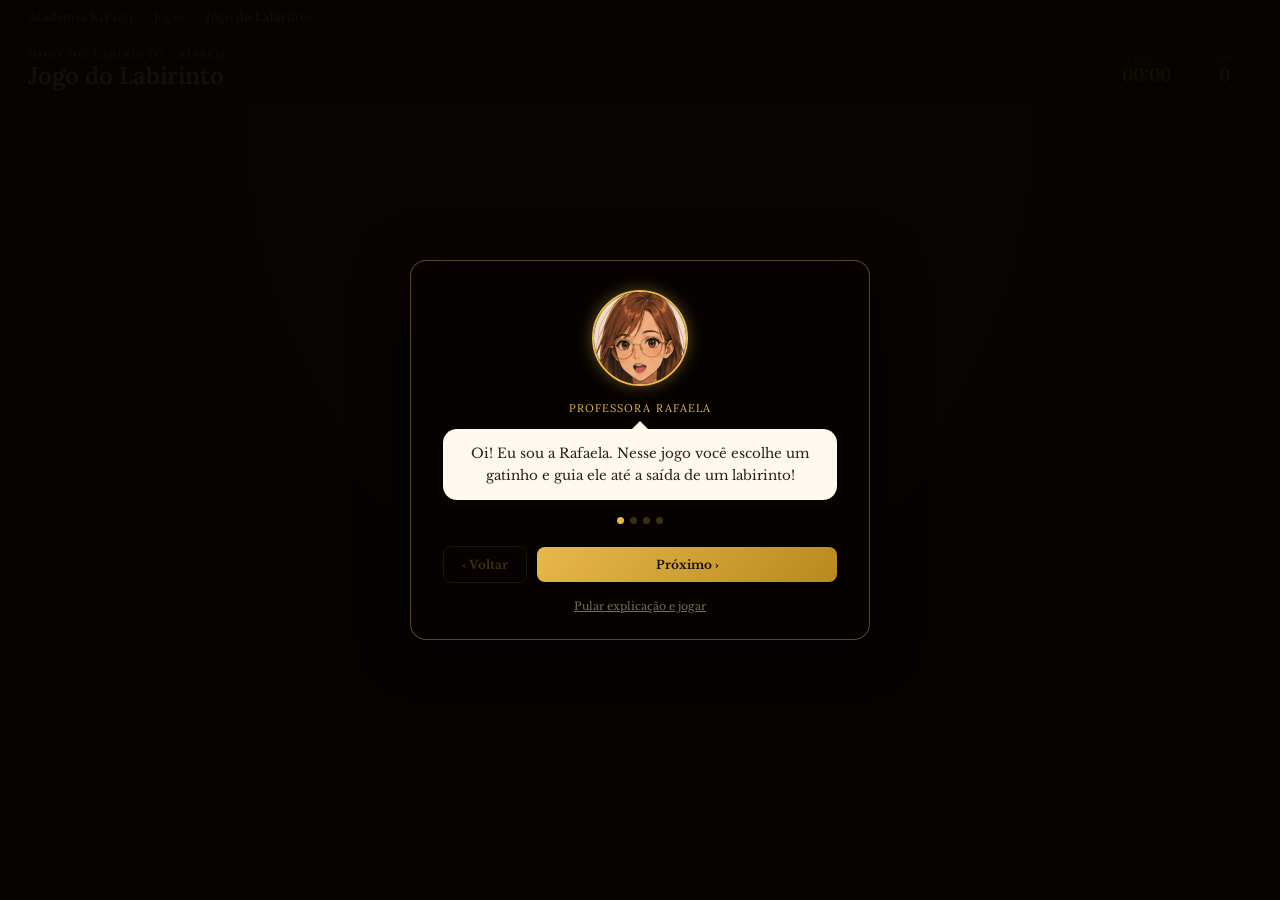
<file: jogo-labirinto/index.html>
<!DOCTYPE html>
<html lang="pt-BR">
<head>
<meta charset="UTF-8">
<meta name="viewport" content="width=device-width, initial-scale=1.0">
<title>Jogo do Labirinto · KiFácil</title>
<link rel="icon" type="image/png" href="/favicon.png">
<link rel="preconnect" href="https://fonts.googleapis.com">
<link href="https://fonts.googleapis.com/css2?family=Lora:ital,wght@0,500;0,600;1,500;1,600&family=Libre+Baskerville:ital,wght@0,400;0,700;1,400&display=swap" rel="stylesheet">
<link rel="stylesheet" href="style.css">
<link rel="stylesheet" href="../rafaela-tutorial.css">
</head>
<body>

<nav class="nav">
  <a href="../index.html">Academia KiFácil</a>
  <span class="nav-sep">›</span>
  <a href="../index.html">Jogos</a>
  <span class="nav-sep">›</span>
  Jogo do Labirinto
</nav>

<header class="header">
  <div>
    <div class="eyebrow">Jogo do Labirinto · KiFácil</div>
    <h1 class="page-title">Jogo do Labirinto</h1>
  </div>
  <div class="header-stats" id="header-stats">
    <div class="hstat"><span class="hstat-label">Tempo</span><span class="hstat-valor" id="stat-tempo">00:00</span></div>
    <div class="hstat"><span class="hstat-label">Passos</span><span class="hstat-valor" id="stat-passos">0</span></div>
  </div>
</header>

<div id="game-area">

  <!-- LABIRINTO -->
  <div id="labirinto-wrap">
    <div id="labirinto"></div>
  </div>

  <!-- CONTROLES MOBILE -->
  <div id="controles-mobile" class="hidden">
    <div class="ctrl-linha">
      <button class="ctrl-btn" data-dir="cima">▲</button>
    </div>
    <div class="ctrl-linha">
      <button class="ctrl-btn" data-dir="esquerda">◀</button>
      <button class="ctrl-btn" data-dir="baixo">▼</button>
      <button class="ctrl-btn" data-dir="direita">▶</button>
    </div>
  </div>

  <!-- TELA DE SELEÇÃO DE GATO -->
  <div id="overlay-gato" class="game-overlay hidden">
    <div class="overlay-card">
      <div class="overlay-eyebrow">Preparação</div>
      <div class="overlay-titulo">Escolha seu gato</div>
      <div class="overlay-texto">Guie o seu gato pela trilha até a saída do labirinto.</div>
      <div class="gato-opcoes">
        <button class="gato-card" data-gato="pitu">
          <img src="../imagens-animais/pitu-em-pe.png" alt="Pitu">
          <div class="gato-nome">Pitu</div>
        </button>
        <button class="gato-card" data-gato="chico">
          <img src="../imagens-animais/chico-em-pe.png" alt="Chico">
          <div class="gato-nome">Chico</div>
        </button>
        <button class="gato-card" data-gato="teti">
          <img src="../imagens-animais/teti.png" alt="Teti">
          <div class="gato-nome">Teti</div>
        </button>
        <button class="gato-card" data-gato="bentinho">
          <img src="../imagens-animais/bentinho-em-pe.png" alt="Bentinho">
          <div class="gato-nome">Bentinho</div>
        </button>
        <button class="gato-card" data-gato="lolo">
          <img src="../imagens-animais/lolo.png" alt="Lolo">
          <div class="gato-nome">Lolo</div>
        </button>
        <button class="gato-card" data-gato="lanlan">
          <img src="../imagens-animais/lanlan.png" alt="Lanlan">
          <div class="gato-nome">Lanlan</div>
        </button>
      </div>
    </div>
  </div>

  <!-- TELA DE SELEÇÃO DE DIFICULDADE -->
  <div id="overlay-dificuldade" class="game-overlay hidden">
    <div class="overlay-card">
      <div class="overlay-eyebrow">Preparação</div>
      <div class="overlay-titulo">Escolha o tamanho do labirinto</div>
      <div class="overlay-texto" id="gato-escolhido-texto"></div>
      <div class="dificuldade-opcoes">
        <button class="dificuldade-card" data-nivel="pequeno">
          <div class="dificuldade-nome">Pequeno</div>
          <div class="dificuldade-info">9 × 9</div>
          <div class="dificuldade-recorde" id="recorde-pequeno"></div>
        </button>
        <button class="dificuldade-card" data-nivel="medio">
          <div class="dificuldade-nome">Médio</div>
          <div class="dificuldade-info">13 × 13</div>
          <div class="dificuldade-recorde" id="recorde-medio"></div>
        </button>
        <button class="dificuldade-card" data-nivel="grande">
          <div class="dificuldade-nome">Grande</div>
          <div class="dificuldade-info">17 × 17</div>
          <div class="dificuldade-recorde" id="recorde-grande"></div>
        </button>
      </div>
      <button class="btn-jogo-secundario" id="btn-trocar-gato">‹ Trocar de gato</button>
    </div>
  </div>

  <!-- TELA DE VITÓRIA -->
  <div id="overlay-vitoria" class="game-overlay hidden">
    <div class="overlay-card">
      <div class="overlay-eyebrow">Parabéns!</div>
      <div class="overlay-titulo" id="vit-titulo">Seu gato escapou do labirinto!</div>
      <div class="vitoria-stats-row">
        <div class="vitoria-stat"><strong id="vit-tempo">00:00</strong><span>Tempo</span></div>
        <div class="vitoria-stat"><strong id="vit-passos">0</strong><span>Passos</span></div>
      </div>
      <div class="vitoria-xp" id="vit-xp"></div>
      <div class="vitoria-recorde" id="vit-recorde"></div>
      <div class="overlay-texto">Sair ou jogar de novo?</div>
      <div class="overlay-actions">
        <button class="btn-jogo" id="btn-jogar-de-novo">🔁 Jogar de Novo</button>
        <a href="../index.html" class="btn-jogo-secundario">🚪 Sair</a>
        <button class="btn-jogo-secundario" id="btn-trocar-dificuldade">Trocar Tamanho</button>
      </div>
    </div>
  </div>

</div><!-- /game-area -->

<script src="script.js"></script>
<script src="../rafaela-tutorial.js"></script>
<script>
    document.body.style.visibility = 'visible';
    iniciarTutorialRafaela([
      'Oi! Eu sou a Rafaela. Nesse jogo você escolhe um gatinho e guia ele até a saída de um labirinto!',
      'Primeiro escolha entre os 6 gatos: Pitu, Chico, Teti, Bentinho, Lolo ou Lanlan.',
      'Depois escolha o tamanho: Pequeno, Médio ou Difícil. Use as setas do teclado ou os botões na tela pra mover.',
      'Chegue até a saída no menor tempo possível pra bater seu recorde. Boa sorte! 🐾',
    ], () => mostrarOverlay('overlay-gato'));
</script>
</body>
</html>
</file>
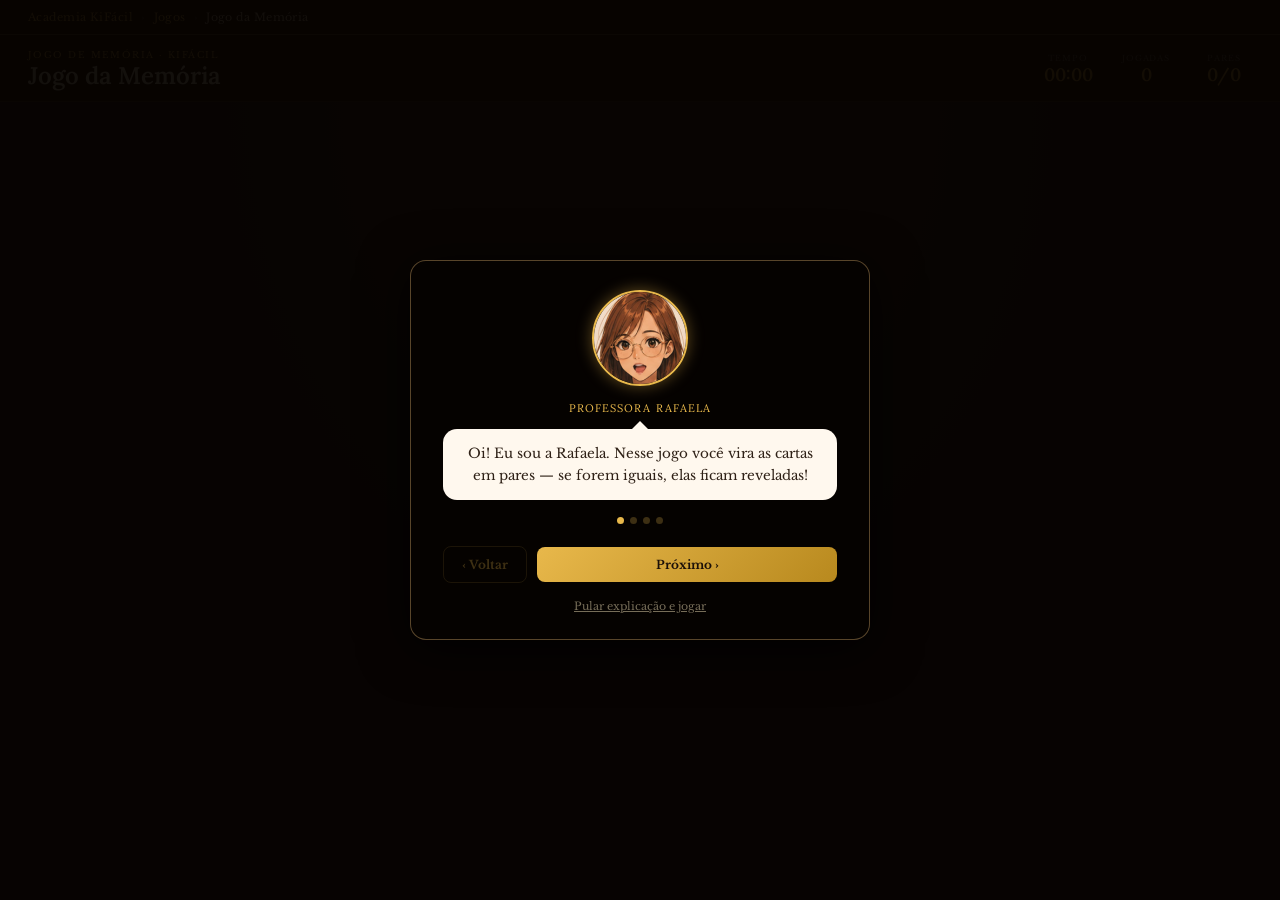
<file: jogo-memoria/index.html>
<!DOCTYPE html>
<html lang="pt-BR">
<head>
<meta charset="UTF-8">
<meta name="viewport" content="width=device-width, initial-scale=1.0">
<title>Jogo da Memória · KiFácil</title>
<link rel="icon" type="image/png" href="/favicon.png">
<link rel="preconnect" href="https://fonts.googleapis.com">
<link href="https://fonts.googleapis.com/css2?family=Lora:ital,wght@0,500;0,600;1,500;1,600&family=Libre+Baskerville:ital,wght@0,400;0,700;1,400&display=swap" rel="stylesheet">
<link rel="stylesheet" href="style.css">
<link rel="stylesheet" href="../rafaela-tutorial.css">
</head>
<body>

<nav class="nav">
  <a href="../index.html">Academia KiFácil</a>
  <span class="nav-sep">›</span>
  <a href="../index.html">Jogos</a>
  <span class="nav-sep">›</span>
  Jogo da Memória
</nav>

<header class="header">
  <div>
    <div class="eyebrow">Jogo de Memória · KiFácil</div>
    <h1 class="page-title">Jogo da Memória</h1>
  </div>
  <div class="header-stats" id="header-stats">
    <div class="hstat"><span class="hstat-label">Tempo</span><span class="hstat-valor" id="stat-tempo">00:00</span></div>
    <div class="hstat"><span class="hstat-label">Jogadas</span><span class="hstat-valor" id="stat-jogadas">0</span></div>
    <div class="hstat"><span class="hstat-label">Pares</span><span class="hstat-valor" id="stat-pares">0/0</span></div>
  </div>
</header>

<div id="game-area">

  <!-- TABULEIRO -->
  <div id="tabuleiro-wrap">
    <div id="tabuleiro"></div>
  </div>

  <!-- BARRA DE PRÉVIA / EMBARALHAR -->
  <div id="preview-wrap" class="hidden">
    <div id="preview-texto">Memorize as cartas...</div>
    <button class="btn-jogo" id="btn-embaralhar">🔀 Embaralhar e Começar</button>
  </div>

  <!-- TELA DE SELEÇÃO DE DIFICULDADE -->
  <div id="overlay-dificuldade" class="game-overlay hidden">
    <div class="overlay-card">
      <div class="overlay-eyebrow">Preparação</div>
      <div class="overlay-titulo">Escolha a dificuldade</div>
      <div class="overlay-texto">Vire duas cartas por vez. Se forem iguais, elas ficam reveladas. Encontre todos os pares!</div>
      <div class="dificuldade-opcoes">
        <button class="dificuldade-card" data-nivel="facil">
          <div class="dificuldade-nome">Fácil</div>
          <div class="dificuldade-info">6 pares · 12 cartas</div>
          <div class="dificuldade-recorde" id="recorde-facil"></div>
        </button>
        <button class="dificuldade-card" data-nivel="medio">
          <div class="dificuldade-nome">Médio</div>
          <div class="dificuldade-info">10 pares · 20 cartas</div>
          <div class="dificuldade-recorde" id="recorde-medio"></div>
        </button>
        <button class="dificuldade-card" data-nivel="dificil">
          <div class="dificuldade-nome">Difícil</div>
          <div class="dificuldade-info">15 pares · 30 cartas</div>
          <div class="dificuldade-recorde" id="recorde-dificil"></div>
        </button>
      </div>
    </div>
  </div>

  <!-- TELA DE VITÓRIA -->
  <div id="overlay-vitoria" class="game-overlay hidden">
    <div class="overlay-card">
      <div class="overlay-eyebrow">Parabéns!</div>
      <div class="overlay-titulo">Você encontrou todos os pares!</div>
      <div class="vitoria-stats-row">
        <div class="vitoria-stat"><strong id="vit-tempo">00:00</strong><span>Tempo</span></div>
        <div class="vitoria-stat"><strong id="vit-jogadas">0</strong><span>Jogadas</span></div>
      </div>
      <div class="vitoria-xp" id="vit-xp"></div>
      <div class="vitoria-recorde" id="vit-recorde"></div>
      <div class="overlay-texto">Sair ou jogar de novo?</div>
      <div class="overlay-actions">
        <button class="btn-jogo" id="btn-jogar-de-novo">🔁 Jogar de Novo</button>
        <a href="../index.html" class="btn-jogo-secundario">🚪 Sair</a>
        <button class="btn-jogo-secundario" id="btn-trocar-dificuldade">Trocar Dificuldade</button>
      </div>
    </div>
  </div>

</div><!-- /game-area -->

<script src="script.js"></script>
<script src="../rafaela-tutorial.js"></script>
<script>
    document.body.style.visibility = 'visible';
    iniciarTutorialRafaela([
      'Oi! Eu sou a Rafaela. Nesse jogo você vira as cartas em pares — se forem iguais, elas ficam reveladas!',
      'Escolha entre Fácil, Médio ou Difícil. Quanto mais difícil, mais cartas pra memorizar.',
      'No começo, todas as cartas ficam viradas pra você memorizar. Quando estiver pronto, é só apertar "Embaralhar e Começar"!',
      'Encontre todos os pares no menor tempo e nas menos jogadas possível pra bater seu recorde. Boa sorte! 🐾',
    ], abrirSelecaoDificuldade);
</script>
</body>
</html>
</file>
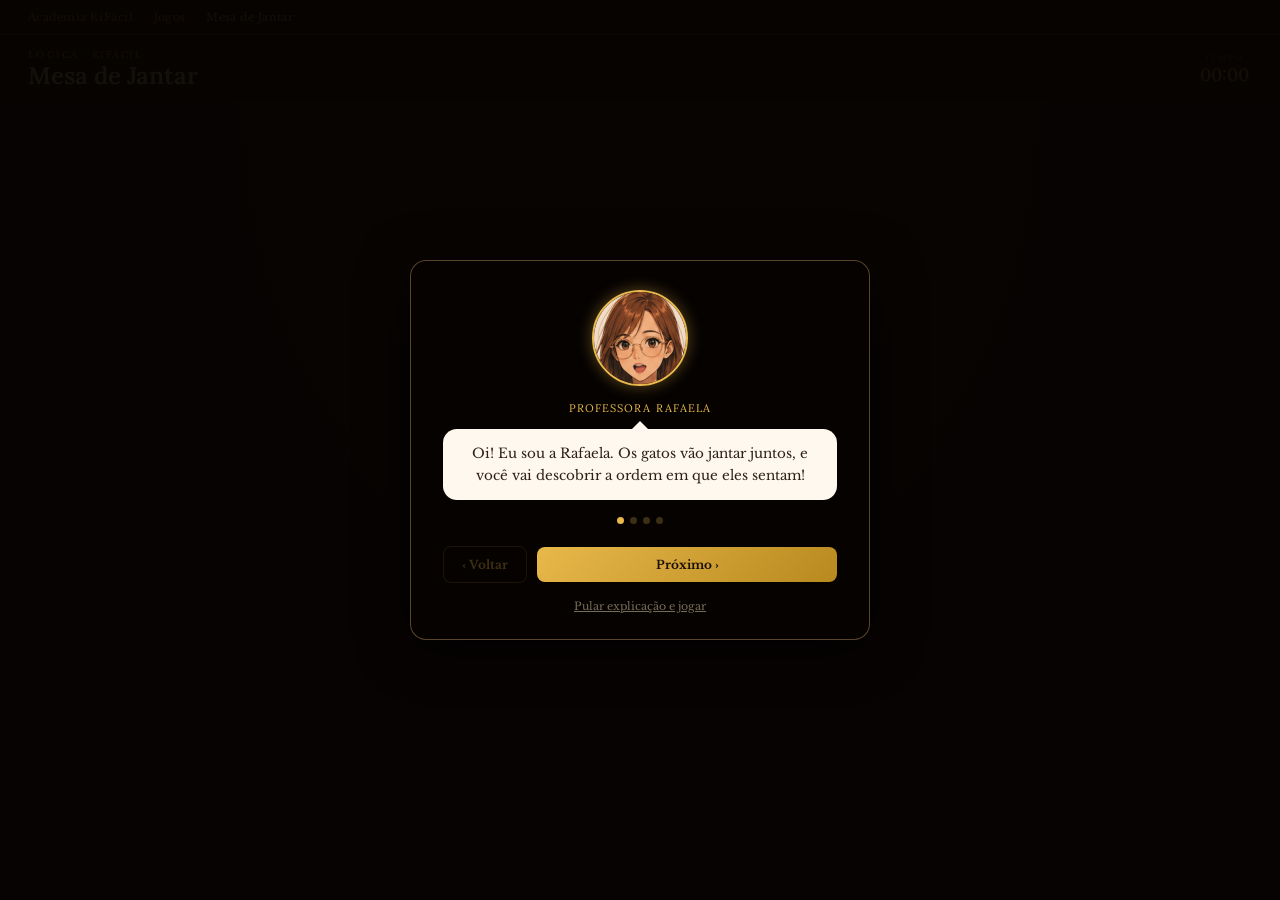
<file: mesa-de-jantar/index.html>
<!DOCTYPE html>
<html lang="pt-BR">
<head>
<meta charset="UTF-8">
<meta name="viewport" content="width=device-width, initial-scale=1.0">
<title>Mesa de Jantar · KiFácil</title>
<link rel="icon" type="image/png" href="/favicon.png">
<link rel="preconnect" href="https://fonts.googleapis.com">
<link href="https://fonts.googleapis.com/css2?family=Lora:ital,wght@0,500;0,600;1,500;1,600&family=Libre+Baskerville:ital,wght@0,400;0,700;1,400&display=swap" rel="stylesheet">
<link rel="stylesheet" href="style.css">
<link rel="stylesheet" href="../rafaela-tutorial.css">
</head>
<body>

<nav class="nav">
  <a href="../index.html">Academia KiFácil</a>
  <span class="nav-sep">›</span>
  <a href="../index.html">Jogos</a>
  <span class="nav-sep">›</span>
  Mesa de Jantar
</nav>

<header class="header">
  <div>
    <div class="eyebrow">Lógica · KiFácil</div>
    <h1 class="page-title">Mesa de Jantar</h1>
  </div>
  <div class="header-stats" id="header-stats">
    <div class="hstat"><span class="hstat-label">Tempo</span><span class="hstat-valor" id="stat-tempo">00:00</span></div>
  </div>
</header>

<div id="game-area">

  <div id="mesa-wrap" class="hidden">
    <div id="mesa-cena">
      <div id="mesa-circular">
        <div id="mesa-centro">🍽️</div>
        <div id="seta-sentido">↻ sentido horário</div>
      </div>
    </div>

    <div id="pool-titulo">Arraste... quer dizer, clique num gato e depois numa cadeira vazia</div>
    <div id="pool-gatos"></div>

    <div id="pistas-wrap">
      <div class="pistas-titulo">🔍 Pistas da mesa</div>
      <div id="pistas-lista"></div>
    </div>

    <button class="btn-jogo" id="btn-confirmar" disabled>🐾 Confirmar arrumação</button>
  </div>

  <!-- SELEÇÃO DE DIFICULDADE -->
  <div id="overlay-inicio" class="game-overlay hidden">
    <div class="overlay-card">
      <div class="overlay-eyebrow">Preparação</div>
      <div class="overlay-titulo">Mesa de Jantar</div>
      <div class="overlay-texto">
        Os gatos vão jantar juntos! Use as pistas pra descobrir a ordem certa em que eles sentam ao redor da mesa.
      </div>
      <div class="dificuldade-opcoes">
        <button class="dificuldade-card" data-nivel="facil">
          <div class="dificuldade-nome">Fácil</div>
          <div class="dificuldade-info">4 gatos</div>
          <div class="dificuldade-recorde" id="recorde-facil"></div>
        </button>
        <button class="dificuldade-card" data-nivel="medio">
          <div class="dificuldade-nome">Médio</div>
          <div class="dificuldade-info">5 gatos</div>
          <div class="dificuldade-recorde" id="recorde-medio"></div>
        </button>
        <button class="dificuldade-card" data-nivel="dificil">
          <div class="dificuldade-nome">Difícil</div>
          <div class="dificuldade-info">6 gatos</div>
          <div class="dificuldade-recorde" id="recorde-dificil"></div>
        </button>
      </div>
    </div>
  </div>

  <!-- RESULTADO -->
  <div id="overlay-resultado" class="game-overlay hidden">
    <div class="overlay-card">
      <div class="overlay-eyebrow" id="resultado-eyebrow">Resultado</div>
      <div class="overlay-titulo" id="resultado-titulo">...</div>
      <div class="overlay-texto" id="resultado-texto"></div>
      <div class="vitoria-stats-row" id="resultado-stats">
        <div class="vitoria-stat"><strong id="vit-tempo">00:00</strong><span>Tempo</span></div>
      </div>
      <div class="vitoria-xp" id="vit-xp"></div>
      <div class="vitoria-recorde" id="vit-recorde"></div>
      <div class="overlay-actions">
        <button class="btn-jogo" id="btn-jogar-de-novo">🔁 Jogar de Novo</button>
        <button class="btn-jogo-secundario" id="btn-tentar-de-novo">🔍 Rever a mesa</button>
        <a href="../index.html" class="btn-jogo-secundario">🚪 Sair</a>
        <button class="btn-jogo-secundario" id="btn-trocar-nivel">Trocar Nível</button>
      </div>
    </div>
  </div>

</div><!-- /game-area -->

<script src="script.js"></script>
<script src="../rafaela-tutorial.js"></script>
<script>
    document.body.style.visibility = 'visible';
    iniciarTutorialRafaela([
      'Oi! Eu sou a Rafaela. Os gatos vão jantar juntos, e você vai descobrir a ordem em que eles sentam!',
      'Clique num gato da lista embaixo, depois clique numa cadeira vazia na mesa pra sentar ele ali.',
      'As pistas contam quem senta do lado de quem, quem está à direita de quem (sempre no sentido horário ↻), e quem senta entre duas pessoas.',
      'Quando todas as cadeiras estiverem ocupadas, aperte "Confirmar arrumação". Boa sorte! 🐾',
    ], () => abrirSelecaoNivel());
</script>
</body>
</html>
</file>
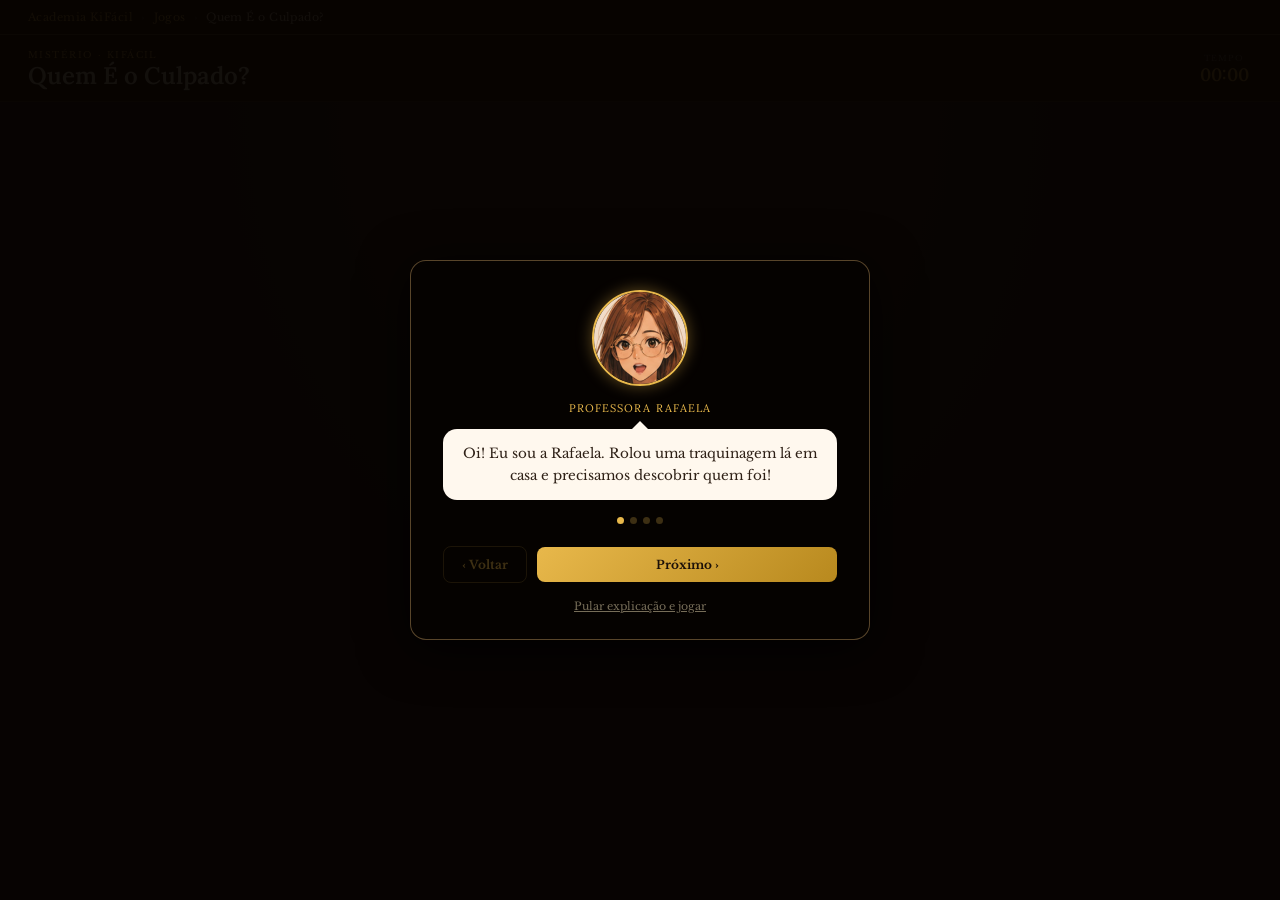
<file: quem-e-o-culpado/index.html>
<!DOCTYPE html>
<html lang="pt-BR">
<head>
<meta charset="UTF-8">
<meta name="viewport" content="width=device-width, initial-scale=1.0">
<title>Quem É o Culpado? · KiFácil</title>
<link rel="icon" type="image/png" href="/favicon.png">
<link rel="preconnect" href="https://fonts.googleapis.com">
<link href="https://fonts.googleapis.com/css2?family=Lora:ital,wght@0,500;0,600;1,500;1,600&family=Libre+Baskerville:ital,wght@0,400;0,700;1,400&display=swap" rel="stylesheet">
<link rel="stylesheet" href="style.css">
<link rel="stylesheet" href="../rafaela-tutorial.css">
</head>
<body>

<nav class="nav">
  <a href="../index.html">Academia KiFácil</a>
  <span class="nav-sep">›</span>
  <a href="../index.html">Jogos</a>
  <span class="nav-sep">›</span>
  Quem É o Culpado?
</nav>

<header class="header">
  <div>
    <div class="eyebrow">Mistério · KiFácil</div>
    <h1 class="page-title">Quem É o Culpado?</h1>
  </div>
  <div class="header-stats" id="header-stats">
    <div class="hstat"><span class="hstat-label">Tempo</span><span class="hstat-valor" id="stat-tempo">00:00</span></div>
  </div>
</header>

<div id="game-area">

  <div id="caso-wrap" class="hidden">
    <div id="caso-topo">
      <button class="btn-mini" id="btn-modo-eliminar">✏️ Eliminar</button>
      <button class="btn-mini" id="btn-modo-escolher">👉 Escolher resposta</button>
      <div id="modo-atual">Modo: Eliminar (risque quem não foi)</div>
    </div>

    <div id="categorias-wrap"></div>

    <div id="pistas-wrap">
      <div class="pistas-titulo">🔍 Pistas do caso</div>
      <div id="pistas-lista"></div>
    </div>

    <button class="btn-jogo" id="btn-acusar" disabled>🐾 Acusar!</button>
  </div>

  <!-- SELEÇÃO DE DIFICULDADE -->
  <div id="overlay-inicio" class="game-overlay hidden">
    <div class="overlay-card">
      <div class="overlay-eyebrow">Preparação</div>
      <div class="overlay-titulo">Quem É o Culpado?</div>
      <div class="overlay-texto">
        Rolou uma traquinagem lá em casa! Use as pistas pra descobrir <strong>quem</strong> fez, <strong>onde</strong>, <strong>o quê</strong> e <strong>quando</strong>.
      </div>
      <div class="dificuldade-opcoes">
        <button class="dificuldade-card" data-nivel="facil">
          <div class="dificuldade-nome">Fácil</div>
          <div class="dificuldade-info">3 opções por categoria</div>
          <div class="dificuldade-recorde" id="recorde-facil"></div>
        </button>
        <button class="dificuldade-card" data-nivel="medio">
          <div class="dificuldade-nome">Médio</div>
          <div class="dificuldade-info">4 opções por categoria</div>
          <div class="dificuldade-recorde" id="recorde-medio"></div>
        </button>
        <button class="dificuldade-card" data-nivel="dificil">
          <div class="dificuldade-nome">Difícil</div>
          <div class="dificuldade-info">5 opções por categoria</div>
          <div class="dificuldade-recorde" id="recorde-dificil"></div>
        </button>
      </div>
    </div>
  </div>

  <!-- RESULTADO -->
  <div id="overlay-resultado" class="game-overlay hidden">
    <div class="overlay-card">
      <div class="overlay-eyebrow" id="resultado-eyebrow">Resultado</div>
      <div class="overlay-titulo" id="resultado-titulo">...</div>
      <div class="overlay-texto" id="resultado-texto"></div>
      <div class="vitoria-stats-row" id="resultado-stats">
        <div class="vitoria-stat"><strong id="vit-tempo">00:00</strong><span>Tempo</span></div>
      </div>
      <div class="vitoria-xp" id="vit-xp"></div>
      <div class="vitoria-recorde" id="vit-recorde"></div>
      <div class="overlay-actions">
        <button class="btn-jogo" id="btn-jogar-de-novo">🔁 Jogar de Novo</button>
        <button class="btn-jogo-secundario" id="btn-tentar-de-novo">🔍 Rever as pistas</button>
        <a href="../index.html" class="btn-jogo-secundario">🚪 Sair</a>
        <button class="btn-jogo-secundario" id="btn-trocar-nivel">Trocar Nível</button>
      </div>
    </div>
  </div>

</div><!-- /game-area -->

<script src="script.js"></script>
<script src="../rafaela-tutorial.js"></script>
<script>
    document.body.style.visibility = 'visible';
    iniciarTutorialRafaela([
      'Oi! Eu sou a Rafaela. Rolou uma traquinagem lá em casa e precisamos descobrir quem foi!',
      'Tem 4 categorias: o gato suspeito, o local, o que ele aprontou, e o horário. Uma combinação é a verdadeira.',
      'Leia as pistas com atenção — cada uma elimina uma possibilidade. Use o modo "Eliminar" pra riscar quem já sabe que não foi.',
      'Quando tiver certeza, mude pro modo "Escolher resposta", marque sua resposta em cada categoria, e aperte "Acusar!". Boa sorte, detetive! 🐾',
    ], () => abrirSelecaoNivel());
</script>
</body>
</html>
</file>
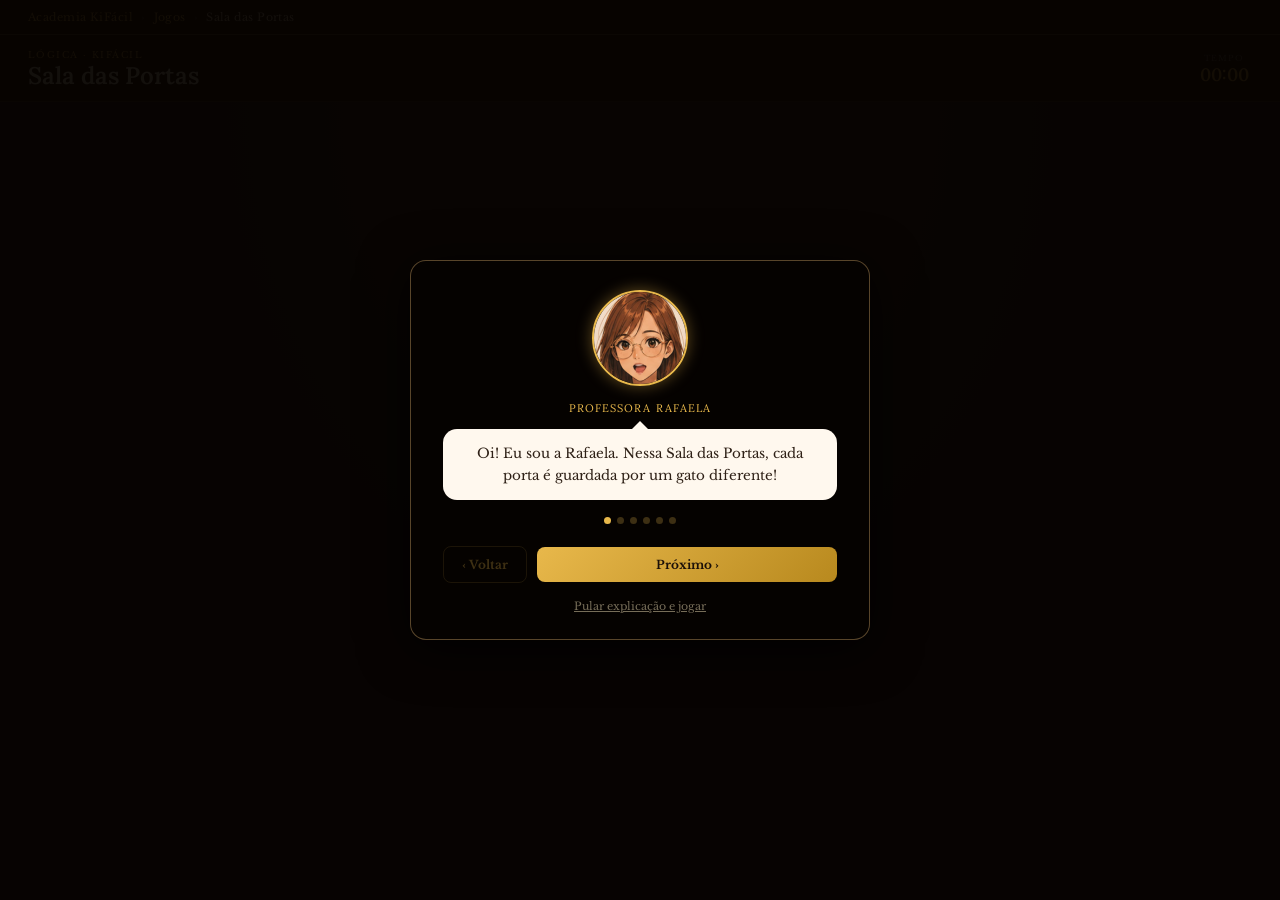
<file: sala-das-portas/index.html>
<!DOCTYPE html>
<html lang="pt-BR">
<head>
<meta charset="UTF-8">
<meta name="viewport" content="width=device-width, initial-scale=1.0">
<title>Sala das Portas · KiFácil</title>
<link rel="icon" type="image/png" href="/favicon.png">
<link rel="preconnect" href="https://fonts.googleapis.com">
<link href="https://fonts.googleapis.com/css2?family=Lora:ital,wght@0,500;0,600;1,500;1,600&family=Libre+Baskerville:ital,wght@0,400;0,700;1,400&display=swap" rel="stylesheet">
<link rel="stylesheet" href="style.css">
<link rel="stylesheet" href="../rafaela-tutorial.css">
</head>
<body>

<nav class="nav">
  <a href="../index.html">Academia KiFácil</a>
  <span class="nav-sep">›</span>
  <a href="../index.html">Jogos</a>
  <span class="nav-sep">›</span>
  Sala das Portas
</nav>

<header class="header">
  <div>
    <div class="eyebrow">Lógica · KiFácil</div>
    <h1 class="page-title">Sala das Portas</h1>
  </div>
  <div class="header-stats" id="header-stats">
    <div class="hstat"><span class="hstat-label">Tempo</span><span class="hstat-valor" id="stat-tempo">00:00</span></div>
  </div>
</header>

<div id="game-area">

  <div id="portas-wrap" class="hidden">
    <div id="portas-titulo">Ache a porta com o potinho de ração 🥣 — leia as pistas antes de clicar!</div>
    <div id="portas-grade"></div>

    <div id="pistas-wrap">
      <div class="pistas-titulo">🔍 Pistas das portas</div>
      <div id="pistas-lista"></div>
    </div>
  </div>

  <!-- SELEÇÃO DE DIFICULDADE -->
  <div id="overlay-inicio" class="game-overlay hidden">
    <div class="overlay-card">
      <div class="overlay-eyebrow">Preparação</div>
      <div class="overlay-titulo">Sala das Portas</div>
      <div class="overlay-texto">
        Cada porta é guardada por um gato! Leia as pistas com calma antes de escolher — abrir a porta errada pode te deixar preso.
      </div>
      <div class="dificuldade-opcoes">
        <button class="dificuldade-card" data-nivel="facil">
          <div class="dificuldade-nome">Fácil</div>
          <div class="dificuldade-info">4 portas</div>
          <div class="dificuldade-recorde" id="recorde-facil"></div>
        </button>
        <button class="dificuldade-card" data-nivel="medio">
          <div class="dificuldade-nome">Médio</div>
          <div class="dificuldade-info">5 portas</div>
          <div class="dificuldade-recorde" id="recorde-medio"></div>
        </button>
        <button class="dificuldade-card" data-nivel="dificil">
          <div class="dificuldade-nome">Difícil</div>
          <div class="dificuldade-info">6 portas</div>
          <div class="dificuldade-recorde" id="recorde-dificil"></div>
        </button>
      </div>
    </div>
  </div>

  <!-- RESULTADO -->
  <div id="overlay-resultado" class="game-overlay hidden">
    <div class="overlay-card">
      <div class="overlay-eyebrow" id="resultado-eyebrow">Resultado</div>
      <div class="overlay-titulo" id="resultado-titulo">...</div>
      <div class="overlay-texto" id="resultado-texto"></div>
      <div class="vitoria-stats-row" id="resultado-stats">
        <div class="vitoria-stat"><strong id="vit-tempo">00:00</strong><span>Tempo</span></div>
      </div>
      <div class="vitoria-xp hidden" id="vit-xp"></div>
      <div class="vitoria-recorde" id="vit-recorde"></div>
      <div class="overlay-actions">
        <button class="btn-jogo" id="btn-acao-principal">🔁 Jogar de Novo</button>
        <button class="btn-jogo-secundario" id="btn-nova-rodada">🔀 Nova Rodada</button>
        <a href="../index.html" class="btn-jogo-secundario">🚪 Sair</a>
        <button class="btn-jogo-secundario" id="btn-trocar-nivel">Trocar Nível</button>
      </div>
    </div>
  </div>

</div><!-- /game-area -->

<script src="script.js"></script>
<script src="../rafaela-tutorial.js"></script>
<script>
    document.body.style.visibility = 'visible';
    iniciarTutorialRafaela([
      'Oi! Eu sou a Rafaela. Nessa Sala das Portas, cada porta é guardada por um gato diferente!',
      'Uma das portas tem o potinho de ração 🥣 — essa é a saída. As outras são só passagens.',
      'Embaixo do tabuleiro tem as pistas: elas contam o que acontece quando você abre cada porta. Tipo "abrir a porta do Chico destranca a porta da Teti".',
      'Cuidado: algumas portas começam trancadas 🔒 e só destrancam se você abrir a porta certa antes. E abrir a porta errada pode trancar seu caminho de vez!',
      'Leia todas as pistas com calma antes de clicar. Só dá pra clicar nas portas que estão "Disponível". Pensa direitinho a ordem certa!',
      'Se ficar preso, não tem problema — é só tentar de novo. Boa sorte! 🐾',
    ], () => abrirSelecaoNivel());
</script>
</body>
</html>
</file>
<file: codigo-do-cofre/style.css>
*, *::before, *::after { box-sizing: border-box; margin: 0; padding: 0; }

:root {
  --bg:        #2e2016;
  --text:      #f5ead0;
  --soft:      #e8d4b0;
  --gold:      #e8b84b;
  --gold-dim:  #b8891e;
  --border:    rgba(212,170,106,0.4);
  --panel-bg:  rgba(6,3,0,0.93);
  --ok:        rgba(100,220,130,0.92);
  --warn:      rgba(232,184,75,0.95);
  --ruim:      rgba(220,110,100,0.9);
}

html, body {
  height: 100%; overflow: hidden;
  font-family: 'Libre Baskerville', serif;
  color: var(--text);
  background: var(--bg);
}
body { display: flex; flex-direction: column; visibility: hidden; }

.nav {
  background: #1a0f08;
  padding: 10px 28px;
  display: flex; align-items: center; gap: 8px;
  border-bottom: 1px solid var(--border);
  font-size: 11px; color: var(--soft);
  letter-spacing: .04em; flex-shrink: 0;
}
.nav a { color: var(--gold); text-decoration: none; }
.nav a:hover { text-decoration: underline; }
.nav-sep { color: rgba(232,216,176,0.35); }

.header {
  background: #1a0f08;
  padding: 14px 28px 12px;
  border-bottom: 1px solid rgba(212,170,106,0.2);
  display: flex; align-items: center; justify-content: space-between;
  flex-shrink: 0; flex-wrap: wrap; gap: 10px;
}
.eyebrow { font-size: 9px; letter-spacing: .16em; text-transform: uppercase; color: var(--gold); margin-bottom: 3px; }
.page-title { font-family: 'Lora', serif; font-size: 24px; font-weight: 600; color: var(--text); line-height: 1.1; }

.header-stats { display: flex; gap: 22px; }
.hstat { display: flex; flex-direction: column; align-items: center; min-width: 56px; }
.hstat-label { font-size: 8px; letter-spacing: .12em; text-transform: uppercase; color: rgba(232,216,176,0.5); }
.hstat-valor { font-family: 'Lora', serif; font-size: 18px; font-weight: 600; color: var(--gold); }

#game-area {
  position: relative; flex: 1; min-height: 0; overflow: auto;
  background:
    radial-gradient(ellipse at 50% 0%, #3a2a1a 0%, #1a1024 70%),
    linear-gradient(135deg, rgba(232,184,75,.05), transparent 40%);
}

#cofre-layout {
  min-height: 100%;
  display: grid;
  grid-template-columns: minmax(260px, .92fr) minmax(320px, 1.08fr);
  gap: 24px;
  align-items: stretch;
  max-width: 1050px;
  margin: 0 auto;
  padding: 26px;
}
#cofre-layout.hidden { display: none; }

#cofre-palco {
  display: flex;
  flex-direction: column;
  align-items: center;
  justify-content: center;
  gap: 18px;
  min-height: 420px;
}
.cofre-corpo {
  position: relative;
  width: min(330px, 80vw);
  aspect-ratio: 1 / 1;
  border: 2px solid rgba(212,170,106,.42);
  border-radius: 18px;
  background: linear-gradient(145deg, #46311f 0%, #17100b 70%);
  box-shadow: inset 0 0 35px rgba(0,0,0,.72), 0 18px 55px rgba(0,0,0,.6);
  display: flex;
  align-items: center;
  justify-content: center;
  overflow: hidden;
}
.cofre-brilho {
  position: absolute; inset: 0;
  background: linear-gradient(115deg, rgba(255,255,255,.16), transparent 34%);
  opacity: .7;
}
.cofre-porta {
  position: relative;
  width: 72%;
  aspect-ratio: 1 / 1;
  border: 2px solid rgba(232,184,75,.38);
  border-radius: 50%;
  background: radial-gradient(circle, #2e2016 0%, #17100b 66%);
  display: flex;
  align-items: center;
  justify-content: center;
  transition: transform .7s cubic-bezier(.4,.2,.2,1), filter .4s;
}
.cofre-porta.aberto { transform: rotate(16deg) scale(.92); filter: brightness(1.2); }
.cofre-anel {
  width: 58%;
  aspect-ratio: 1 / 1;
  border: 12px solid rgba(232,184,75,.8);
  border-radius: 50%;
  display: flex;
  align-items: center;
  justify-content: center;
  box-shadow: 0 0 28px rgba(232,184,75,.22);
}
.cofre-miolo {
  width: 58%;
  aspect-ratio: 1 / 1;
  border-radius: 50%;
  background: #1a0f08;
  border: 1px solid rgba(245,234,208,.2);
  display: flex;
  align-items: center;
  justify-content: center;
  color: var(--gold);
  font-family: 'Lora', serif;
  font-weight: 600;
  letter-spacing: .08em;
}
.cofre-travas {
  position: absolute;
  right: 10%;
  display: flex;
  flex-direction: column;
  gap: 12px;
}
.cofre-travas span {
  width: 18px; height: 46px;
  border-radius: 12px;
  background: linear-gradient(135deg, var(--gold), var(--gold-dim));
  box-shadow: 0 0 16px rgba(232,184,75,.24);
}

#mensagem-jogo {
  min-height: 42px;
  max-width: 360px;
  color: var(--soft);
  text-align: center;
  line-height: 1.55;
  font-size: 13px;
  font-style: italic;
}

#painel-jogo {
  align-self: center;
  background: rgba(6,3,0,.58);
  border: 1px solid rgba(212,170,106,.25);
  border-radius: 12px;
  padding: 18px;
  box-shadow: 0 8px 35px rgba(0,0,0,.45);
}

#codigo-atual {
  display: grid;
  grid-template-columns: repeat(4, minmax(58px, 1fr));
  gap: 10px;
  margin-bottom: 14px;
}
.slot-codigo, .selo-btn, .selo-mini {
  display: flex;
  align-items: center;
  justify-content: center;
  border-radius: 10px;
  border: 1.5px solid rgba(212,170,106,.35);
}
.slot-codigo {
  min-height: 66px;
  background: rgba(255,255,255,.03);
  color: rgba(245,234,208,.42);
  font-family: 'Lora', serif;
  font-size: 22px;
}
.slot-codigo.preenchido { color: #1a0f08; border-color: rgba(245,234,208,.55); }

#selos {
  display: grid;
  grid-template-columns: repeat(4, 1fr);
  gap: 10px;
}
.selo-btn {
  min-height: 58px;
  cursor: pointer;
  font-family: 'Lora', serif;
  font-size: 23px;
  font-weight: 600;
  color: #160d07;
  transition: transform .15s, filter .15s, opacity .15s;
}
.selo-btn:hover { filter: brightness(1.12); transform: translateY(-1px); }
.selo-btn.usado { opacity: .35; pointer-events: none; }

#acoes {
  display: grid;
  grid-template-columns: .8fr 1.2fr;
  gap: 10px;
  margin: 14px 0 16px;
}

.historico-titulo {
  font-size: 10px;
  letter-spacing: .16em;
  text-transform: uppercase;
  color: rgba(232,216,176,.55);
  margin-bottom: 8px;
}
#historico {
  display: flex;
  flex-direction: column;
  gap: 8px;
  max-height: 260px;
  overflow-y: auto;
  padding-right: 3px;
}
.linha-historico {
  display: grid;
  grid-template-columns: 1fr auto;
  gap: 10px;
  align-items: center;
  background: rgba(255,255,255,.03);
  border: 1px solid rgba(212,170,106,.18);
  border-radius: 10px;
  padding: 8px;
}
.linha-codigo { display: flex; gap: 6px; }
.selo-mini {
  width: 32px; height: 32px;
  font-family: 'Lora', serif;
  font-size: 13px;
  font-weight: 600;
  color: #160d07;
}
.pistas {
  display: flex;
  gap: 6px;
  flex-wrap: wrap;
  justify-content: flex-end;
  font-size: 10px;
}
.pista {
  border-radius: 999px;
  padding: 5px 8px;
  border: 1px solid rgba(212,170,106,.24);
  color: var(--soft);
}
.pista.ok { color: #081408; background: var(--ok); border-color: transparent; }
.pista.warn { color: #1a0f08; background: var(--warn); border-color: transparent; }

.game-overlay {
  position: absolute; inset: 0; z-index: 200;
  background: rgba(6,3,0,0.9);
  display: flex; align-items: center; justify-content: center;
  padding: 20px;
}
.game-overlay.hidden { display: none; }

.overlay-card {
  background: var(--panel-bg);
  border: 1.5px solid rgba(212,170,106,0.35);
  border-radius: 16px;
  padding: 2rem 2.2rem;
  max-width: 500px; width: 100%;
  text-align: center;
  display: flex; flex-direction: column; align-items: center; gap: .9rem;
  box-shadow: 0 8px 50px rgba(0,0,0,.85);
  max-height: 90vh; overflow-y: auto;
}
.overlay-eyebrow { font-size: 10px; letter-spacing: .18em; text-transform: uppercase; color: var(--gold); }
.overlay-titulo { font-family: 'Lora', serif; font-size: 24px; font-weight: 600; color: var(--text); line-height: 1.3; }
.overlay-texto { font-size: 13px; color: var(--soft); line-height: 1.6; }

.dificuldade-opcoes { display: flex; flex-direction: column; gap: 10px; width: 100%; margin-top: .3rem; }
.dificuldade-card {
  background: rgba(255,255,255,0.03);
  border: 2px solid rgba(212,170,106,0.25);
  border-radius: 10px;
  padding: 14px 18px;
  cursor: pointer;
  text-align: left;
  font-family: 'Libre Baskerville', serif;
  transition: border-color .15s, background .15s;
}
.dificuldade-card:hover { border-color: rgba(232,184,75,0.6); background: rgba(232,184,75,0.07); }
.dificuldade-nome { font-family: 'Lora', serif; font-size: 16px; font-weight: 600; color: var(--text); }
.dificuldade-info { font-size: 11.5px; color: rgba(245,234,208,0.55); margin-top: 2px; }

.codigo-revelado {
  display: flex;
  gap: 8px;
  justify-content: center;
  margin-top: 2px;
}
.vitoria-xp {
  display: inline-block;
  background: rgba(232,184,75,0.1);
  border: 1px solid rgba(232,184,75,0.38);
  border-radius: 20px;
  padding: .3rem 1.1rem;
  font-family: 'Lora', serif; font-size: 18px; font-weight: 600;
  color: var(--gold);
}
.vitoria-xp.hidden { display: none; }
.vitoria-recorde { font-size: 12px; color: var(--soft); font-style: italic; }

.overlay-actions { display: flex; flex-direction: column; gap: 10px; width: 100%; margin-top: .5rem; }
.btn-jogo {
  background: linear-gradient(135deg, var(--gold), var(--gold-dim));
  border: none; border-radius: 8px;
  padding: .8rem 1.8rem;
  font-family: 'Libre Baskerville', serif;
  font-size: 13px; font-weight: 700;
  color: #1a0f08; cursor: pointer;
  letter-spacing: .05em; text-transform: uppercase;
  transition: filter .15s, transform .15s;
  width: 100%;
}
.btn-jogo:hover { filter: brightness(1.1); transform: scale(1.02); }
.btn-jogo:disabled { opacity: .45; cursor: default; transform: none; filter: none; }
.btn-jogo-secundario {
  background: transparent;
  border: 1px solid rgba(232,184,75,0.4);
  border-radius: 8px;
  padding: .7rem 1.8rem;
  font-family: 'Libre Baskerville', serif;
  font-size: 12px; font-weight: 700;
  color: var(--gold); cursor: pointer;
  letter-spacing: .05em; text-transform: uppercase;
  text-decoration: none; text-align: center;
  transition: border-color .15s, background .15s;
  width: 100%; display: block;
}
.btn-jogo-secundario:hover { border-color: var(--gold); background: rgba(232,184,75,0.08); }

.btn-ajuda {
  position: fixed;
  right: 18px;
  bottom: 18px;
  z-index: 120;
  width: 42px;
  height: 42px;
  border-radius: 50%;
  border: 1px solid rgba(232,184,75,.45);
  background: rgba(6,3,0,.86);
  color: var(--gold);
  font-family: 'Lora', serif;
  font-size: 20px;
  cursor: pointer;
}

.selo-a { background: linear-gradient(145deg, #f2c14e, #b37b18); }
.selo-b { background: linear-gradient(145deg, #9fe0c2, #3c9c7c); }
.selo-c { background: linear-gradient(145deg, #f3a68b, #af4e3d); }
.selo-d { background: linear-gradient(145deg, #a9c7ff, #476fbd); }
.selo-e { background: linear-gradient(145deg, #f5e9b6, #c7aa54); }
.selo-f { background: linear-gradient(145deg, #c8a6ff, #7452a8); }
.selo-g { background: linear-gradient(145deg, #f4b8d6, #b65783); }
.selo-h { background: linear-gradient(145deg, #cfd6df, #7e8d99); }

@media (max-width: 820px) {
  html, body { overflow: auto; }
  .nav { padding: 8px 14px; font-size: 10px; }
  .header { padding: 10px 14px; }
  .page-title { font-size: 18px; }
  .header-stats { gap: 14px; }
  .hstat { min-width: 44px; }
  .hstat-valor { font-size: 14px; }
  #game-area { overflow: visible; }
  #cofre-layout {
    grid-template-columns: 1fr;
    padding: 14px;
    gap: 12px;
  }
  #cofre-palco { min-height: auto; padding-top: 8px; }
  .cofre-corpo { width: min(250px, 78vw); }
  #painel-jogo { padding: 14px; }
  #codigo-atual { grid-template-columns: repeat(4, 1fr); gap: 7px; }
  .slot-codigo { min-height: 54px; }
  #selos { gap: 7px; }
  .selo-btn { min-height: 50px; }
  .overlay-card { padding: 1.5rem 1.4rem; }
  .overlay-titulo { font-size: 19px; }
}
</file>
<file: rafaela-tutorial.css>
/* ── TUTORIAL DA RAFAELA — componente compartilhado entre os jogos ── */
#rafaela-overlay {
  position: absolute; inset: 0; z-index: 500;
  background: rgba(6,3,0,0.94);
  display: flex; align-items: center; justify-content: center;
  padding: 20px;
}
#rafaela-overlay.hidden { display: none; }

.rafaela-card {
  background: var(--panel-bg, rgba(6,3,0,0.93));
  border: 1.5px solid rgba(212,170,106,0.4);
  border-radius: 16px;
  padding: 1.8rem 2rem 1.6rem;
  max-width: 460px; width: 100%;
  display: flex; flex-direction: column; align-items: center; gap: .9rem;
  box-shadow: 0 8px 50px rgba(0,0,0,.85);
  max-height: 92vh; overflow-y: auto;
  text-align: center;
}

.rafaela-img-wrap {
  width: 96px; height: 96px;
  border-radius: 50%;
  overflow: hidden;
  border: 2.5px solid var(--gold, #e8b84b);
  box-shadow: 0 0 16px rgba(232,184,75,0.4);
  flex-shrink: 0;
  animation: rafaelaRespirar 2.6s ease-in-out infinite;
}
.rafaela-img-wrap img { width: 100%; height: 100%; object-fit: cover; object-position: center 15%; }
@keyframes rafaelaRespirar {
  0%, 100% { transform: scale(1); }
  50%      { transform: scale(1.035); }
}

.rafaela-nome {
  font-family: 'Lora', serif; font-size: 11px; letter-spacing: .1em; text-transform: uppercase;
  color: var(--gold, #e8b84b);
}

.rafaela-balao {
  position: relative;
  background: #fff8ee;
  color: #2e2016;
  border-radius: 14px;
  padding: 14px 18px;
  font-size: 13.5px;
  line-height: 1.6;
  min-height: 64px;
  display: flex; align-items: center; justify-content: center;
}
.rafaela-balao::before {
  content: '';
  position: absolute; top: -8px; left: 50%; transform: translateX(-50%);
  border-left: 8px solid transparent; border-right: 8px solid transparent;
  border-bottom: 8px solid #fff8ee;
}

.rafaela-pontos { display: flex; gap: 6px; margin: 2px 0; }
.rafaela-ponto {
  width: 7px; height: 7px; border-radius: 50%;
  background: rgba(232,184,75,0.25);
  transition: background .2s;
}
.rafaela-ponto.ativo { background: var(--gold, #e8b84b); }

.rafaela-acoes {
  display: flex; align-items: center; justify-content: space-between; gap: 10px;
  width: 100%; margin-top: .4rem;
}
.rafaela-btn-nav {
  background: transparent;
  border: 1px solid rgba(232,184,75,0.4);
  border-radius: 8px;
  color: var(--gold, #e8b84b);
  font-family: 'Libre Baskerville', serif;
  font-size: 12px; font-weight: 700;
  padding: .6rem 1rem;
  cursor: pointer;
  min-width: 84px;
}
.rafaela-btn-nav:hover { border-color: var(--gold, #e8b84b); background: rgba(232,184,75,0.08); }
.rafaela-btn-nav:disabled { opacity: .25; cursor: default; }
.rafaela-btn-nav:disabled:hover { background: transparent; }

.rafaela-btn-principal {
  background: linear-gradient(135deg, var(--gold, #e8b84b), var(--gold-dim, #b8891e));
  border: none; border-radius: 8px;
  padding: .6rem 1.3rem;
  font-family: 'Libre Baskerville', serif;
  font-size: 12px; font-weight: 700;
  color: #1a0f08; cursor: pointer;
  flex: 1;
}
.rafaela-btn-principal:hover { filter: brightness(1.1); }

.rafaela-pular {
  background: none; border: none;
  color: rgba(232,216,176,0.5);
  font-family: 'Libre Baskerville', serif;
  font-size: 11px; text-decoration: underline;
  cursor: pointer;
  margin-top: 2px;
}
.rafaela-pular:hover { color: rgba(232,216,176,0.8); }

@media (max-width: 480px) {
  .rafaela-card { padding: 1.4rem 1.3rem 1.2rem; }
  .rafaela-img-wrap { width: 76px; height: 76px; }
  .rafaela-balao { font-size: 12.5px; padding: 12px 14px; }
}
</file>
<file: combate-dos-gatos/style.css>
*, *::before, *::after { box-sizing: border-box; margin: 0; padding: 0; }

:root {
  --bg:        #2e2016;
  --text:      #f5ead0;
  --soft:      #e8d4b0;
  --gold:      #e8b84b;
  --gold-dim:  #b8891e;
  --border:    rgba(212,170,106,0.4);
  --panel-bg:  rgba(6,3,0,0.93);
  --ok:        rgba(100,220,130,0.92);
  --casa-clara:  #5a4028;
  --casa-escura: #2e2016;
  --lago:        #1c3b52;
  --anel-humano:     var(--gold);
  --anel-computador: #5ec9e8;
  --casa-tam: 38px;
}

html, body {
  height: 100%;
  font-family: 'Libre Baskerville', serif;
  color: var(--text);
  background: var(--bg);
}
body { display: flex; flex-direction: column; visibility: hidden; min-height: 100%; }

.nav {
  background: #1a0f08;
  padding: 10px 28px;
  display: flex; align-items: center; gap: 8px;
  border-bottom: 1px solid var(--border);
  font-size: 11px; color: var(--soft);
  letter-spacing: .04em; flex-shrink: 0;
}
.nav a { color: var(--gold); text-decoration: none; }
.nav a:hover { text-decoration: underline; }
.nav-sep { color: rgba(232,216,176,0.35); }

.header {
  background: #1a0f08;
  padding: 14px 28px 12px;
  border-bottom: 1px solid rgba(212,170,106,0.2);
  display: flex; align-items: center; justify-content: space-between;
  flex-shrink: 0; flex-wrap: wrap; gap: 10px;
  position: sticky; top: 0; z-index: 40;
}
.eyebrow { font-size: 9px; letter-spacing: .16em; text-transform: uppercase; color: var(--gold); margin-bottom: 3px; }
.page-title { font-family: 'Lora', serif; font-size: 24px; font-weight: 600; color: var(--text); line-height: 1.1; }

.header-stats { display: flex; gap: 22px; }
.hstat { display: flex; flex-direction: column; align-items: center; min-width: 56px; }
.hstat-label { font-size: 8px; letter-spacing: .12em; text-transform: uppercase; color: rgba(232,216,176,0.5); }
.hstat-valor { font-family: 'Lora', serif; font-size: 18px; font-weight: 600; color: var(--gold); }

#game-area { position: relative; flex: 1; background: radial-gradient(ellipse at 50% 0%, #3a2a1a 0%, #1a1024 70%); overflow-y: auto; }

#combate-wrap { max-width: 720px; margin: 0 auto; padding: 24px 20px 60px; text-align: center; }
#combate-wrap.hidden { display: none; }

#combate-legenda { font-size: 12.5px; color: var(--soft); font-style: italic; margin-bottom: 10px; }
#turno-indicador { font-family: 'Lora', serif; font-size: 15px; font-weight: 600; color: var(--gold); margin-bottom: 14px; min-height: 20px; }

#tabuleiro {
  display: grid;
  grid-template-columns: repeat(10, var(--casa-tam));
  grid-template-rows: repeat(10, var(--casa-tam));
  width: calc(var(--casa-tam) * 10); height: calc(var(--casa-tam) * 10);
  flex-shrink: 0;
  margin: 0 auto;
  border: 6px solid #3b2818;
  border-radius: 8px;
  box-shadow: 0 10px 40px rgba(0,0,0,.6), inset 0 0 30px rgba(0,0,0,.3);
  overflow: hidden;
}
.casa {
  position: relative;
  width: var(--casa-tam); height: var(--casa-tam);
  display: flex; align-items: center; justify-content: center;
}
.casa.clara { background: var(--casa-clara); }
.casa.escura { background: var(--casa-escura); cursor: pointer; }
.casa.lago { background: var(--lago); cursor: default; }
.casa.zona-jogavel { cursor: pointer; box-shadow: inset 0 0 0 2px rgba(232,184,75,0.25); }
.casa.destino-legal { box-shadow: inset 0 0 0 3px var(--ok); animation: casaPiscar 1s ease-in-out infinite; }
.casa.casa-selecionada { box-shadow: inset 0 0 0 3px var(--gold); }
@keyframes casaPiscar {
  0%, 100% { box-shadow: inset 0 0 0 3px rgba(100,220,130,0.5); }
  50%      { box-shadow: inset 0 0 0 3px rgba(100,220,130,0.15); }
}

.peca { position: relative; width: calc(var(--casa-tam) * 0.82); height: calc(var(--casa-tam) * 0.82); border-radius: 50%; flex-shrink: 0; display: flex; align-items: center; justify-content: center; }
.peca img { width: 100%; height: 100%; object-fit: cover; border-radius: 50%; display: block; }
.peca::before {
  content: '';
  position: absolute; inset: -3px;
  border-radius: 50%;
  box-shadow: 0 0 0 3px var(--anel-cor);
  pointer-events: none;
}
.peca.dono-humano { --anel-cor: var(--anel-humano); }
.peca.dono-computador { --anel-cor: var(--anel-computador); }
.peca.oculta { background: repeating-linear-gradient(45deg, rgba(255,255,255,0.06), rgba(255,255,255,0.06) 3px, transparent 3px, transparent 6px); }
.peca-patente {
  position: absolute; bottom: -3px; right: -3px;
  background: #1a0f08; color: var(--gold);
  font-family: 'Lora', serif; font-size: 10px; font-weight: 700;
  width: 15px; height: 15px; border-radius: 50%;
  display: flex; align-items: center; justify-content: center;
  border: 1px solid rgba(232,184,75,0.5);
}
.peca-emoji { font-size: calc(var(--casa-tam) * 0.5); line-height: 1; }

#pool-posicionamento {
  display: grid; grid-template-columns: repeat(auto-fit, minmax(128px, 1fr));
  gap: 10px;
  margin: 18px auto 12px; max-width: 720px;
}
#pool-posicionamento.hidden { display: none; }
.pool-item {
  display: flex; flex-direction: column; align-items: center; gap: 5px;
  padding: 14px 10px;
  border-radius: 12px; border: 2px solid rgba(212,170,106,0.2);
  background: rgba(255,255,255,0.02);
  cursor: pointer;
  transition: border-color .15s, background .15s, opacity .15s;
}
.pool-item:hover { background: rgba(232,184,75,0.08); border-color: rgba(232,184,75,0.4); }
.pool-item.selecionado { border-color: var(--ok); background: rgba(100,220,130,0.12); }
.pool-item.esgotado { opacity: .3; pointer-events: none; }
.pool-item img { width: 60px; height: 60px; object-fit: cover; border-radius: 50%; }
.pool-emoji { font-size: 44px; line-height: 60px; }
.pool-nome { font-size: 12.5px; font-weight: 700; color: var(--text); text-align: center; line-height: 1.25; }
.pool-desc { font-size: 10.5px; color: var(--soft); text-align: center; line-height: 1.35; font-style: italic; min-height: 26px; }
.pool-qtde { font-family: 'Lora', serif; font-size: 15px; font-weight: 700; color: var(--gold); }

#posicionamento-acoes { display: flex; flex-direction: column; gap: 10px; max-width: 320px; margin: 0 auto; }
#posicionamento-acoes.hidden { display: none; }

.game-overlay {
  position: absolute; inset: 0; z-index: 200;
  background: rgba(6,3,0,0.9);
  display: flex; align-items: center; justify-content: center;
  padding: 20px;
}
.game-overlay.hidden { display: none; }

.overlay-card {
  background: var(--panel-bg);
  border: 1.5px solid rgba(212,170,106,0.35);
  border-radius: 16px;
  padding: 2rem 2.2rem;
  max-width: 480px; width: 100%;
  text-align: center;
  display: flex; flex-direction: column; align-items: center; gap: .9rem;
  box-shadow: 0 8px 50px rgba(0,0,0,.85);
  max-height: 90vh; overflow-y: auto;
}
.overlay-eyebrow { font-size: 10px; letter-spacing: .18em; text-transform: uppercase; color: var(--gold); }
.overlay-titulo { font-family: 'Lora', serif; font-size: 24px; font-weight: 600; color: var(--text); line-height: 1.3; }
.overlay-texto { font-size: 13px; color: var(--soft); line-height: 1.6; }

.dificuldade-opcoes { display: flex; flex-direction: column; gap: 10px; width: 100%; margin-top: .3rem; }
.dificuldade-card {
  background: rgba(255,255,255,0.03);
  border: 2px solid rgba(212,170,106,0.25);
  border-radius: 10px;
  padding: 14px 18px;
  cursor: pointer;
  text-align: left;
  font-family: 'Libre Baskerville', serif;
  transition: border-color .15s, background .15s;
}
.dificuldade-card:hover { border-color: rgba(232,184,75,0.6); background: rgba(232,184,75,0.07); }
.dificuldade-nome { font-family: 'Lora', serif; font-size: 16px; font-weight: 600; color: var(--text); }
.dificuldade-info { font-size: 11.5px; color: rgba(245,234,208,0.55); margin-top: 2px; }
.dificuldade-recorde { font-size: 11px; color: var(--gold); margin-top: 5px; font-style: italic; min-height: 14px; }

.vitoria-stats-row { display: flex; gap: 30px; justify-content: center; margin-top: .3rem; }
.vitoria-stat strong { display: block; color: var(--gold); font-size: 22px; font-family: 'Lora', serif; }
.vitoria-stat span { font-size: 10px; letter-spacing: .06em; text-transform: uppercase; color: rgba(245,234,208,0.5); }
.vitoria-xp {
  display: inline-block;
  background: rgba(232,184,75,0.1);
  border: 1px solid rgba(232,184,75,0.38);
  border-radius: 20px;
  padding: .3rem 1.1rem;
  font-family: 'Lora', serif; font-size: 18px; font-weight: 600;
  color: var(--gold);
}
.vitoria-xp.hidden { display: none; }
.vitoria-recorde { font-size: 12px; color: var(--soft); font-style: italic; }

.overlay-actions { display: flex; flex-direction: column; gap: 10px; width: 100%; margin-top: .5rem; }
.btn-jogo {
  background: linear-gradient(135deg, var(--gold), var(--gold-dim));
  border: none; border-radius: 8px;
  padding: .8rem 1.8rem;
  font-family: 'Libre Baskerville', serif;
  font-size: 13px; font-weight: 700;
  color: #1a0f08; cursor: pointer;
  letter-spacing: .05em; text-transform: uppercase;
  transition: filter .15s, transform .15s;
  width: 100%;
}
.btn-jogo:hover { filter: brightness(1.1); transform: scale(1.02); }
.btn-jogo:disabled { opacity: .35; cursor: default; transform: none; filter: none; }
.btn-jogo-secundario {
  background: transparent;
  border: 1px solid rgba(232,184,75,0.4);
  border-radius: 8px;
  padding: .7rem 1.8rem;
  font-family: 'Libre Baskerville', serif;
  font-size: 12px; font-weight: 700;
  color: var(--gold); cursor: pointer;
  letter-spacing: .05em; text-transform: uppercase;
  text-decoration: none; text-align: center;
  transition: border-color .15s, background .15s;
  width: 100%; display: block;
}
.btn-jogo-secundario:hover { border-color: var(--gold); background: rgba(232,184,75,0.08); }

@media (max-width: 600px) {
  .nav { padding: 8px 14px; font-size: 10px; }
  .header { padding: 10px 14px; }
  .page-title { font-size: 18px; }
  :root { --casa-tam: 30px; }
  #pool-posicionamento { grid-template-columns: repeat(auto-fit, minmax(100px, 1fr)); }
  .pool-item img { width: 46px; height: 46px; }
  .pool-emoji { font-size: 34px; line-height: 46px; }
  .overlay-card { padding: 1.5rem 1.4rem; }
  .overlay-titulo { font-size: 19px; }
}
</file>
<file: dama-dos-gatos/style.css>
*, *::before, *::after { box-sizing: border-box; margin: 0; padding: 0; }

:root {
  --bg:        #2e2016;
  --text:      #f5ead0;
  --soft:      #e8d4b0;
  --gold:      #e8b84b;
  --gold-dim:  #b8891e;
  --border:    rgba(212,170,106,0.4);
  --panel-bg:  rgba(6,3,0,0.93);
  --ok:        rgba(100,220,130,0.92);
  --casa-clara:  #5a4028;
  --casa-escura: #2e2016;
  --anel-humano:     var(--gold);
  --anel-computador: #5ec9e8;
  --casa-tam: 64px;
}

html, body {
  height: 100%;
  font-family: 'Libre Baskerville', serif;
  color: var(--text);
  background: var(--bg);
}
body { display: flex; flex-direction: column; visibility: hidden; min-height: 100%; }

.nav {
  background: #1a0f08;
  padding: 10px 28px;
  display: flex; align-items: center; gap: 8px;
  border-bottom: 1px solid var(--border);
  font-size: 11px; color: var(--soft);
  letter-spacing: .04em; flex-shrink: 0;
}
.nav a { color: var(--gold); text-decoration: none; }
.nav a:hover { text-decoration: underline; }
.nav-sep { color: rgba(232,216,176,0.35); }

.header {
  background: #1a0f08;
  padding: 14px 28px 12px;
  border-bottom: 1px solid rgba(212,170,106,0.2);
  display: flex; align-items: center; justify-content: space-between;
  flex-shrink: 0; flex-wrap: wrap; gap: 10px;
  position: sticky; top: 0; z-index: 40;
}
.eyebrow { font-size: 9px; letter-spacing: .16em; text-transform: uppercase; color: var(--gold); margin-bottom: 3px; }
.page-title { font-family: 'Lora', serif; font-size: 24px; font-weight: 600; color: var(--text); line-height: 1.1; }

.header-stats { display: flex; gap: 22px; }
.hstat { display: flex; flex-direction: column; align-items: center; min-width: 56px; }
.hstat-label { font-size: 8px; letter-spacing: .12em; text-transform: uppercase; color: rgba(232,216,176,0.5); }
.hstat-valor { font-family: 'Lora', serif; font-size: 18px; font-weight: 600; color: var(--gold); }

#game-area { position: relative; flex: 1; background: radial-gradient(ellipse at 50% 0%, #3a2a1a 0%, #1a1024 70%); overflow-y: auto; }

#dama-wrap { max-width: 460px; margin: 0 auto; padding: 24px 20px 60px; text-align: center; }
#dama-wrap.hidden { display: none; }

#dama-legenda { font-size: 12.5px; color: var(--soft); font-style: italic; margin-bottom: 10px; }
#turno-indicador { font-family: 'Lora', serif; font-size: 15px; font-weight: 600; color: var(--gold); margin-bottom: 14px; min-height: 20px; }

#tabuleiro {
  display: grid;
  grid-template-columns: repeat(6, var(--casa-tam));
  grid-template-rows: repeat(6, var(--casa-tam));
  width: calc(var(--casa-tam) * 6); height: calc(var(--casa-tam) * 6);
  flex-shrink: 0;
  margin: 0 auto;
  border: 6px solid #3b2818;
  border-radius: 8px;
  box-shadow: 0 10px 40px rgba(0,0,0,.6), inset 0 0 30px rgba(0,0,0,.3);
  overflow: hidden;
}
.casa {
  position: relative;
  width: var(--casa-tam); height: var(--casa-tam);
  display: flex; align-items: center; justify-content: center;
}
.casa.clara { background: var(--casa-clara); }
.casa.escura { background: var(--casa-escura); cursor: pointer; }
.casa.destino-legal { box-shadow: inset 0 0 0 4px var(--ok); animation: casaPiscar 1s ease-in-out infinite; }
.casa.casa-selecionada { box-shadow: inset 0 0 0 4px var(--gold); }
@keyframes casaPiscar {
  0%, 100% { box-shadow: inset 0 0 0 4px rgba(100,220,130,0.5); }
  50%      { box-shadow: inset 0 0 0 4px rgba(100,220,130,0.15); }
}

.peca { position: relative; width: calc(var(--casa-tam) * 0.78); height: calc(var(--casa-tam) * 0.78); border-radius: 50%; flex-shrink: 0; }
.peca img { width: 100%; height: 100%; object-fit: cover; border-radius: 50%; display: block; }
.peca::before {
  content: '';
  position: absolute; inset: -4px;
  border-radius: 50%;
  box-shadow: 0 0 0 4px var(--anel-cor);
  pointer-events: none;
}
.peca.dono-humano { --anel-cor: var(--anel-humano); }
.peca.dono-computador { --anel-cor: var(--anel-computador); }
.peca.rei::after {
  content: '👑';
  position: absolute; top: -12px; right: -8px;
  font-size: 18px;
  filter: drop-shadow(0 1px 2px rgba(0,0,0,.6));
}

.game-overlay {
  position: absolute; inset: 0; z-index: 200;
  background: rgba(6,3,0,0.9);
  display: flex; align-items: center; justify-content: center;
  padding: 20px;
}
.game-overlay.hidden { display: none; }

.overlay-card {
  background: var(--panel-bg);
  border: 1.5px solid rgba(212,170,106,0.35);
  border-radius: 16px;
  padding: 2rem 2.2rem;
  max-width: 480px; width: 100%;
  text-align: center;
  display: flex; flex-direction: column; align-items: center; gap: .9rem;
  box-shadow: 0 8px 50px rgba(0,0,0,.85);
  max-height: 90vh; overflow-y: auto;
}
.overlay-eyebrow { font-size: 10px; letter-spacing: .18em; text-transform: uppercase; color: var(--gold); }
.overlay-titulo { font-family: 'Lora', serif; font-size: 24px; font-weight: 600; color: var(--text); line-height: 1.3; }
.overlay-texto { font-size: 13px; color: var(--soft); line-height: 1.6; }

.dificuldade-opcoes { display: flex; flex-direction: column; gap: 10px; width: 100%; margin-top: .3rem; }
.dificuldade-card {
  background: rgba(255,255,255,0.03);
  border: 2px solid rgba(212,170,106,0.25);
  border-radius: 10px;
  padding: 14px 18px;
  cursor: pointer;
  text-align: left;
  font-family: 'Libre Baskerville', serif;
  transition: border-color .15s, background .15s;
}
.dificuldade-card:hover { border-color: rgba(232,184,75,0.6); background: rgba(232,184,75,0.07); }
.dificuldade-nome { font-family: 'Lora', serif; font-size: 16px; font-weight: 600; color: var(--text); }
.dificuldade-info { font-size: 11.5px; color: rgba(245,234,208,0.55); margin-top: 2px; }
.dificuldade-recorde { font-size: 11px; color: var(--gold); margin-top: 5px; font-style: italic; min-height: 14px; }

.vitoria-stats-row { display: flex; gap: 30px; justify-content: center; margin-top: .3rem; }
.vitoria-stat strong { display: block; color: var(--gold); font-size: 22px; font-family: 'Lora', serif; }
.vitoria-stat span { font-size: 10px; letter-spacing: .06em; text-transform: uppercase; color: rgba(245,234,208,0.5); }
.vitoria-xp {
  display: inline-block;
  background: rgba(232,184,75,0.1);
  border: 1px solid rgba(232,184,75,0.38);
  border-radius: 20px;
  padding: .3rem 1.1rem;
  font-family: 'Lora', serif; font-size: 18px; font-weight: 600;
  color: var(--gold);
}
.vitoria-xp.hidden { display: none; }
.vitoria-recorde { font-size: 12px; color: var(--soft); font-style: italic; }

.overlay-actions { display: flex; flex-direction: column; gap: 10px; width: 100%; margin-top: .5rem; }
.btn-jogo {
  background: linear-gradient(135deg, var(--gold), var(--gold-dim));
  border: none; border-radius: 8px;
  padding: .8rem 1.8rem;
  font-family: 'Libre Baskerville', serif;
  font-size: 13px; font-weight: 700;
  color: #1a0f08; cursor: pointer;
  letter-spacing: .05em; text-transform: uppercase;
  transition: filter .15s, transform .15s;
  width: 100%;
}
.btn-jogo:hover { filter: brightness(1.1); transform: scale(1.02); }
.btn-jogo-secundario {
  background: transparent;
  border: 1px solid rgba(232,184,75,0.4);
  border-radius: 8px;
  padding: .7rem 1.8rem;
  font-family: 'Libre Baskerville', serif;
  font-size: 12px; font-weight: 700;
  color: var(--gold); cursor: pointer;
  letter-spacing: .05em; text-transform: uppercase;
  text-decoration: none; text-align: center;
  transition: border-color .15s, background .15s;
  width: 100%; display: block;
}
.btn-jogo-secundario:hover { border-color: var(--gold); background: rgba(232,184,75,0.08); }

@media (max-width: 600px) {
  .nav { padding: 8px 14px; font-size: 10px; }
  .header { padding: 10px 14px; }
  .page-title { font-size: 18px; }
  :root { --casa-tam: 50px; }
  .peca.rei::after { font-size: 14px; top: -9px; right: -6px; }
  .overlay-card { padding: 1.5rem 1.4rem; }
  .overlay-titulo { font-size: 19px; }
}
</file>
<file: enigma-dos-gatos/style.css>
*, *::before, *::after { box-sizing: border-box; margin: 0; padding: 0; }

:root {
  --bg:        #2e2016;
  --text:      #f5ead0;
  --soft:      #e8d4b0;
  --gold:      #e8b84b;
  --gold-dim:  #b8891e;
  --border:    rgba(212,170,106,0.4);
  --panel-bg:  rgba(6,3,0,0.93);
  --ok:        rgba(100,220,130,0.92);
}

html, body {
  height: 100%;
  font-family: 'Libre Baskerville', serif;
  color: var(--text);
  background: var(--bg);
}
body { display: flex; flex-direction: column; visibility: hidden; min-height: 100%; }

/* ── NAV ── */
.nav {
  background: #1a0f08;
  padding: 10px 28px;
  display: flex; align-items: center; gap: 8px;
  border-bottom: 1px solid var(--border);
  font-size: 11px; color: var(--soft);
  letter-spacing: .04em; flex-shrink: 0;
}
.nav a { color: var(--gold); text-decoration: none; }
.nav a:hover { text-decoration: underline; }
.nav-sep { color: rgba(232,216,176,0.35); }

/* ── HEADER ── */
.header {
  background: #1a0f08;
  padding: 14px 28px 12px;
  border-bottom: 1px solid rgba(212,170,106,0.2);
  display: flex; align-items: center; justify-content: space-between;
  flex-shrink: 0; flex-wrap: wrap; gap: 10px;
  position: sticky; top: 0; z-index: 40;
}
.eyebrow { font-size: 9px; letter-spacing: .16em; text-transform: uppercase; color: var(--gold); margin-bottom: 3px; }
.page-title { font-family: 'Lora', serif; font-size: 24px; font-weight: 600; color: var(--text); line-height: 1.1; }

.header-stats { display: flex; gap: 22px; }
.hstat { display: flex; flex-direction: column; align-items: center; min-width: 56px; }
.hstat-label { font-size: 8px; letter-spacing: .12em; text-transform: uppercase; color: rgba(232,216,176,0.5); }
.hstat-valor { font-family: 'Lora', serif; font-size: 18px; font-weight: 600; color: var(--gold); }

/* ── GAME AREA ── */
#game-area { position: relative; flex: 1; background: radial-gradient(ellipse at 50% 0%, #3a2a1a 0%, #1a1024 70%); }

#enigma-wrap { padding: 20px 20px 60px; max-width: 900px; margin: 0 auto; }
#enigma-wrap.hidden { display: none; }

#enigma-topo { display: flex; justify-content: flex-end; margin-bottom: 12px; }
#enigma-acoes { display: flex; gap: 8px; }
.btn-mini {
  background: rgba(255,255,255,0.04);
  border: 1px solid rgba(212,170,106,0.3);
  border-radius: 6px;
  color: var(--gold);
  font-size: 13px;
  padding: 6px 12px;
  cursor: pointer;
  font-family: 'Libre Baskerville', serif;
}
.btn-mini:hover { border-color: var(--gold); background: rgba(232,184,75,0.08); }
.btn-mini:disabled { opacity: .3; cursor: default; }

/* ── GRADE (tabela) ── */
#grade-scroll { overflow-x: auto; margin-bottom: 24px; }
#grade-tabela { border-collapse: collapse; width: 100%; min-width: 480px; }
#grade-tabela th, #grade-tabela td {
  border: 1px solid rgba(212,170,106,0.22);
  padding: 8px 6px;
  text-align: center;
}
#grade-tabela th {
  background: rgba(255,255,255,0.03);
  font-family: 'Lora', serif;
  font-size: 12.5px;
  font-weight: 600;
  color: var(--gold);
}
#grade-tabela td.categoria-nome {
  text-align: left;
  font-size: 11.5px;
  color: var(--soft);
  white-space: nowrap;
  padding-left: 10px;
  background: rgba(255,255,255,0.02);
}
#grade-tabela select {
  width: 100%;
  background: rgba(6,3,0,0.6);
  border: 1.5px solid rgba(212,170,106,0.3);
  border-radius: 6px;
  color: var(--text);
  font-family: 'Libre Baskerville', serif;
  font-size: 12px;
  padding: 5px 4px;
}
#grade-tabela select:focus { border-color: var(--gold); outline: none; }
#grade-tabela select.preenchido { border-color: rgba(100,220,130,0.5); color: var(--ok); }

/* ── PISTAS ── */
#pistas-lista {
  display: grid; grid-template-columns: 1fr 1fr; gap: 6px 24px;
}
.pista {
  font-size: 12.5px;
  line-height: 1.5;
  color: var(--soft);
  padding: 4px 0;
  display: flex; gap: 6px;
}
.pista .pista-check { color: var(--ok); flex-shrink: 0; opacity: 0; width: 14px; }
.pista.satisfeita { color: rgba(232,216,176,0.35); text-decoration: line-through; }
.pista.satisfeita .pista-check { opacity: 1; }

/* ── OVERLAYS ── */
.game-overlay {
  position: absolute; inset: 0; z-index: 200;
  background: rgba(6,3,0,0.9);
  display: flex; align-items: center; justify-content: center;
  padding: 20px;
}
.game-overlay.hidden { display: none; }

.overlay-card {
  background: var(--panel-bg);
  border: 1.5px solid rgba(212,170,106,0.35);
  border-radius: 16px;
  padding: 2rem 2.2rem;
  max-width: 480px; width: 100%;
  text-align: center;
  display: flex; flex-direction: column; align-items: center; gap: .9rem;
  box-shadow: 0 8px 50px rgba(0,0,0,.85);
  max-height: 90vh; overflow-y: auto;
}
.overlay-eyebrow { font-size: 10px; letter-spacing: .18em; text-transform: uppercase; color: var(--gold); }
.overlay-titulo { font-family: 'Lora', serif; font-size: 24px; font-weight: 600; color: var(--text); line-height: 1.3; }
.overlay-texto { font-size: 13px; color: var(--soft); line-height: 1.6; }

.dificuldade-opcoes { display: flex; flex-direction: column; gap: 10px; width: 100%; margin-top: .3rem; }
.dificuldade-card {
  background: rgba(255,255,255,0.03);
  border: 2px solid rgba(212,170,106,0.25);
  border-radius: 10px;
  padding: 14px 18px;
  cursor: pointer;
  text-align: left;
  font-family: 'Libre Baskerville', serif;
  transition: border-color .15s, background .15s;
}
.dificuldade-card:hover { border-color: rgba(232,184,75,0.6); background: rgba(232,184,75,0.07); }
.dificuldade-nome { font-family: 'Lora', serif; font-size: 16px; font-weight: 600; color: var(--text); }
.dificuldade-info { font-size: 11.5px; color: rgba(245,234,208,0.55); margin-top: 2px; }
.dificuldade-recorde { font-size: 11px; color: var(--gold); margin-top: 5px; font-style: italic; min-height: 14px; }

.vitoria-stats-row { display: flex; gap: 30px; justify-content: center; margin-top: .3rem; }
.vitoria-stat strong { display: block; color: var(--gold); font-size: 22px; font-family: 'Lora', serif; }
.vitoria-stat span { font-size: 10px; letter-spacing: .06em; text-transform: uppercase; color: rgba(245,234,208,0.5); }
.vitoria-xp {
  display: inline-block;
  background: rgba(232,184,75,0.1);
  border: 1px solid rgba(232,184,75,0.38);
  border-radius: 20px;
  padding: .3rem 1.1rem;
  font-family: 'Lora', serif; font-size: 18px; font-weight: 600;
  color: var(--gold);
}
.vitoria-recorde { font-size: 12px; color: var(--soft); font-style: italic; }

.overlay-actions { display: flex; flex-direction: column; gap: 10px; width: 100%; margin-top: .5rem; }
.btn-jogo {
  background: linear-gradient(135deg, var(--gold), var(--gold-dim));
  border: none; border-radius: 8px;
  padding: .8rem 1.8rem;
  font-family: 'Libre Baskerville', serif;
  font-size: 13px; font-weight: 700;
  color: #1a0f08; cursor: pointer;
  letter-spacing: .05em; text-transform: uppercase;
  transition: filter .15s, transform .15s;
  width: 100%;
}
.btn-jogo:hover { filter: brightness(1.1); transform: scale(1.02); }
.btn-jogo-secundario {
  background: transparent;
  border: 1px solid rgba(232,184,75,0.4);
  border-radius: 8px;
  padding: .7rem 1.8rem;
  font-family: 'Libre Baskerville', serif;
  font-size: 12px; font-weight: 700;
  color: var(--gold); cursor: pointer;
  letter-spacing: .05em; text-transform: uppercase;
  text-decoration: none; text-align: center;
  transition: border-color .15s, background .15s;
  width: 100%; display: block;
}
.btn-jogo-secundario:hover { border-color: var(--gold); background: rgba(232,184,75,0.08); }

/* ── MOBILE ── */
@media (max-width: 768px) {
  .nav { padding: 8px 14px; font-size: 10px; }
  .header { padding: 10px 14px; }
  .page-title { font-size: 18px; }
  .header-stats { gap: 14px; }
  .hstat { min-width: 44px; }
  .hstat-valor { font-size: 14px; }
  #enigma-wrap { padding: 14px 12px 40px; }
  #pistas-lista { grid-template-columns: 1fr; }
  .overlay-card { padding: 1.5rem 1.4rem; }
  .overlay-titulo { font-size: 19px; }
}
</file>
<file: enigma-dos-guardas/style.css>
*, *::before, *::after { box-sizing: border-box; margin: 0; padding: 0; }

:root {
  --bg:        #2e2016;
  --text:      #f5ead0;
  --soft:      #e8d4b0;
  --gold:      #e8b84b;
  --gold-dim:  #b8891e;
  --border:    rgba(212,170,106,0.4);
  --panel-bg:  rgba(6,3,0,0.93);
  --ok:        rgba(100,220,130,0.92);
  --ruim:      rgba(220,110,100,0.9);
}

html, body {
  height: 100%; overflow: hidden;
  font-family: 'Libre Baskerville', serif;
  color: var(--text);
  background: var(--bg);
}
body { display: flex; flex-direction: column; visibility: hidden; }

/* ── NAV ── */
.nav {
  background: #1a0f08;
  padding: 10px 28px;
  display: flex; align-items: center; gap: 8px;
  border-bottom: 1px solid var(--border);
  font-size: 11px; color: var(--soft);
  letter-spacing: .04em; flex-shrink: 0;
}
.nav a { color: var(--gold); text-decoration: none; }
.nav a:hover { text-decoration: underline; }
.nav-sep { color: rgba(232,216,176,0.35); }

/* ── HEADER ── */
.header {
  background: #1a0f08;
  padding: 14px 28px 12px;
  border-bottom: 1px solid rgba(212,170,106,0.2);
  display: flex; align-items: center; justify-content: space-between;
  flex-shrink: 0; flex-wrap: wrap; gap: 10px;
}
.eyebrow { font-size: 9px; letter-spacing: .16em; text-transform: uppercase; color: var(--gold); margin-bottom: 3px; }
.page-title { font-family: 'Lora', serif; font-size: 24px; font-weight: 600; color: var(--text); line-height: 1.1; }

.header-stats { display: flex; gap: 22px; }
.hstat { display: flex; flex-direction: column; align-items: center; min-width: 56px; }
.hstat-label { font-size: 8px; letter-spacing: .12em; text-transform: uppercase; color: rgba(232,216,176,0.5); }
.hstat-valor { font-family: 'Lora', serif; font-size: 18px; font-weight: 600; color: var(--gold); }

/* ── GAME AREA ── */
#game-area { position: relative; flex: 1; min-height: 0; overflow: auto; background: radial-gradient(ellipse at 50% 0%, #3a2a1a 0%, #1a1024 70%); }

#cena { display: flex; flex-direction: column; align-items: center; padding: 24px 16px 40px; }
#cena.hidden { display: none; }

#instrucao-topo { font-family: 'Lora', serif; font-style: italic; color: var(--soft); font-size: 14px; margin-bottom: 24px; text-align: center; }

#portas-linha { display: flex; gap: 60px; justify-content: center; flex-wrap: wrap; }
.lado { display: flex; flex-direction: column; align-items: center; gap: 10px; }

.guarda-slot { position: relative; display: flex; flex-direction: column; align-items: center; transition: opacity .3s; }
.guarda-slot.desabilitado { opacity: .3; pointer-events: none; }
.guarda {
  width: 84px; height: 84px;
  cursor: pointer;
  animation: respirarGuarda 2.4s ease-in-out infinite;
}
.guarda img { width: 100%; height: 100%; object-fit: contain; }
.guarda:hover { filter: brightness(1.15); }
@keyframes respirarGuarda {
  0%, 100% { transform: scale(1) rotate(0deg); }
  50%      { transform: scale(1.05) rotate(-2deg); }
}
.guarda-nome { font-family: 'Lora', serif; font-size: 12px; color: var(--gold); margin-top: 2px; }

/* balão de fala */
.balao {
  position: absolute; top: -50px; left: 50%; transform: translateX(-50%);
  background: #fff8ee;
  color: #2e2016;
  border-radius: 12px;
  padding: 8px 14px;
  font-size: 12px;
  font-weight: 700;
  width: max-content;
  white-space: nowrap;
  text-align: center;
  box-shadow: 0 4px 14px rgba(0,0,0,.4);
  animation: balaoAparecer .3s ease-out;
  z-index: 20;
}
.balao.hidden { display: none; }
.balao::after {
  content: '';
  position: absolute; bottom: -7px; left: 50%; transform: translateX(-50%);
  border-left: 7px solid transparent; border-right: 7px solid transparent;
  border-top: 7px solid #fff8ee;
}
@keyframes balaoAparecer {
  0%   { opacity: 0; transform: translateX(-50%) translateY(6px) scale(.85); }
  100% { opacity: 1; transform: translateX(-50%) translateY(0) scale(1); }
}

/* portas 3D */
.porta-3d {
  width: 120px; height: 200px;
  perspective: 900px;
  cursor: pointer;
}
.porta-face {
  position: relative;
  width: 100%; height: 100%;
  transform-style: preserve-3d;
  transition: transform .7s cubic-bezier(.4,.2,.2,1);
}
.porta-3d .porta-frente,
.porta-3d .porta-verso {
  position: absolute; inset: 0;
  backface-visibility: hidden;
  border-radius: 12px 12px 4px 4px;
  border: 2px solid rgba(212,170,106,0.5);
  box-shadow: 0 6px 20px rgba(0,0,0,.5);
}
.porta-frente {
  background: linear-gradient(155deg, #5a3d24, #2e1c0f);
  transform: rotateY(0deg);
}
.porta-detalhe {
  position: absolute; inset: 14px;
  border: 2px solid rgba(232,184,75,0.25);
  border-radius: 8px;
}
.porta-mac {
  position: absolute; right: 14px; top: 50%; transform: translateY(-50%);
  width: 10px; height: 10px; border-radius: 50%;
  background: var(--gold);
  box-shadow: 0 0 6px rgba(232,184,75,0.7);
}
.porta-verso {
  background: radial-gradient(ellipse at center, #3a2a1a 0%, #1a0f08 100%);
  transform: rotateY(180deg);
  display: flex; align-items: center; justify-content: center;
  padding: 10px;
}
.porta-resultado { font-size: 30px; text-align: center; line-height: 1.3; }

.porta-3d.aberta .porta-frente { transform: rotateY(-180deg); }
.porta-3d.aberta .porta-verso { transform: rotateY(0deg); }
.porta-3d:hover .porta-frente { filter: brightness(1.1); }
.porta-3d.travada { cursor: default; pointer-events: none; }

.porta-legenda { font-size: 10px; color: rgba(232,216,176,0.5); letter-spacing: .04em; text-transform: uppercase; }

#rodape-acao { margin-top: 30px; display: flex; flex-direction: column; align-items: center; gap: 10px; }
#texto-etapa { font-size: 13px; color: var(--soft); font-style: italic; }
#rodape-acao .btn-jogo-secundario { width: auto; padding: .5rem 1.4rem; }

/* ── PAINEL DE PERGUNTAS ── */
.pergunta-opcoes { display: flex; flex-direction: column; gap: 10px; width: 100%; margin-top: .3rem; }
.pergunta-btn {
  background: rgba(255,255,255,0.03);
  border: 2px solid rgba(212,170,106,0.25);
  border-radius: 10px;
  padding: 12px 16px;
  cursor: pointer;
  text-align: left;
  font-family: 'Libre Baskerville', serif;
  font-size: 13px;
  color: var(--text);
  transition: border-color .15s, background .15s;
}
.pergunta-btn:hover { border-color: rgba(232,184,75,0.6); background: rgba(232,184,75,0.07); }

/* ── OVERLAYS ── */
.game-overlay {
  position: absolute; inset: 0; z-index: 200;
  background: rgba(6,3,0,0.9);
  display: flex; align-items: center; justify-content: center;
  padding: 20px;
}
.game-overlay.hidden { display: none; }

.overlay-card {
  background: var(--panel-bg);
  border: 1.5px solid rgba(212,170,106,0.35);
  border-radius: 16px;
  padding: 2rem 2.2rem;
  max-width: 480px; width: 100%;
  text-align: center;
  display: flex; flex-direction: column; align-items: center; gap: .9rem;
  box-shadow: 0 8px 50px rgba(0,0,0,.85);
  max-height: 90vh; overflow-y: auto;
}
.overlay-eyebrow { font-size: 10px; letter-spacing: .18em; text-transform: uppercase; color: var(--gold); }
.overlay-titulo { font-family: 'Lora', serif; font-size: 24px; font-weight: 600; color: var(--text); line-height: 1.3; }
.overlay-texto { font-size: 13px; color: var(--soft); line-height: 1.6; }

.vitoria-xp {
  display: inline-block;
  background: rgba(232,184,75,0.1);
  border: 1px solid rgba(232,184,75,0.38);
  border-radius: 20px;
  padding: .3rem 1.1rem;
  font-family: 'Lora', serif; font-size: 18px; font-weight: 600;
  color: var(--gold);
}
.vitoria-xp.hidden { display: none; }
.vitoria-recorde { font-size: 12px; color: var(--soft); font-style: italic; }

.overlay-actions { display: flex; flex-direction: column; gap: 10px; width: 100%; margin-top: .5rem; }
.btn-jogo {
  background: linear-gradient(135deg, var(--gold), var(--gold-dim));
  border: none; border-radius: 8px;
  padding: .8rem 1.8rem;
  font-family: 'Libre Baskerville', serif;
  font-size: 13px; font-weight: 700;
  color: #1a0f08; cursor: pointer;
  letter-spacing: .05em; text-transform: uppercase;
  transition: filter .15s, transform .15s;
  width: 100%;
}
.btn-jogo:hover { filter: brightness(1.1); transform: scale(1.02); }
.btn-jogo-secundario {
  background: transparent;
  border: 1px solid rgba(232,184,75,0.4);
  border-radius: 8px;
  padding: .7rem 1.8rem;
  font-family: 'Libre Baskerville', serif;
  font-size: 12px; font-weight: 700;
  color: var(--gold); cursor: pointer;
  letter-spacing: .05em; text-transform: uppercase;
  text-decoration: none; text-align: center;
  transition: border-color .15s, background .15s;
  width: 100%; display: block;
}
.btn-jogo-secundario:hover { border-color: var(--gold); background: rgba(232,184,75,0.08); }

/* ── MOBILE ── */
@media (max-width: 768px) {
  .nav { padding: 8px 14px; font-size: 10px; }
  .header { padding: 10px 14px; }
  .page-title { font-size: 18px; }
  .header-stats { gap: 14px; }
  .hstat { min-width: 44px; }
  .hstat-valor { font-size: 14px; }
  #portas-linha { gap: 24px; }
  .porta-3d { width: 90px; height: 150px; }
  .guarda { width: 64px; height: 64px; }
  .overlay-card { padding: 1.5rem 1.4rem; }
  .overlay-titulo { font-size: 19px; }
}
</file>
<file: fuga-de-pitu/style.css>
*, *::before, *::after { box-sizing: border-box; margin: 0; padding: 0; }

:root {
  --bg:        #2e2016;
  --text:      #f5ead0;
  --soft:      #e8d4b0;
  --gold:      #e8b84b;
  --gold-dim:  #b8891e;
  --border:    rgba(212,170,106,0.4);
  --panel-bg:  rgba(6,3,0,0.93);
  --ok:        rgba(100,220,130,0.92);
  --parede:    #3b2b1c;
  --chao:      #786b57;
  --chao2:     #4f463c;
}

html, body {
  height: 100%; overflow: hidden;
  font-family: 'Libre Baskerville', serif;
  color: var(--text);
  background: var(--bg);
}
body { display: flex; flex-direction: column; visibility: hidden; }

.nav {
  background: #1a0f08;
  padding: 10px 28px;
  display: flex; align-items: center; gap: 8px;
  border-bottom: 1px solid var(--border);
  font-size: 11px; color: var(--soft);
  letter-spacing: .04em; flex-shrink: 0;
}
.nav a { color: var(--gold); text-decoration: none; }
.nav a:hover { text-decoration: underline; }
.nav-sep { color: rgba(232,216,176,0.35); }

.header {
  background: #1a0f08;
  padding: 14px 28px 12px;
  border-bottom: 1px solid rgba(212,170,106,0.2);
  display: flex; align-items: center; justify-content: space-between;
  flex-shrink: 0; flex-wrap: wrap; gap: 10px;
}
.eyebrow { font-size: 9px; letter-spacing: .16em; text-transform: uppercase; color: var(--gold); margin-bottom: 3px; }
.page-title { font-family: 'Lora', serif; font-size: 24px; font-weight: 600; color: var(--text); line-height: 1.1; }

.header-stats { display: flex; gap: 18px; }
.hstat { display: flex; flex-direction: column; align-items: center; min-width: 50px; }
.hstat-label { font-size: 8px; letter-spacing: .12em; text-transform: uppercase; color: rgba(232,216,176,0.5); }
.hstat-valor { font-family: 'Lora', serif; font-size: 18px; font-weight: 600; color: var(--gold); }

#game-area {
  position: relative; flex: 1; min-height: 0; overflow: hidden;
  background: radial-gradient(ellipse at 50% 0%, #3a2a1a 0%, #1a1024 70%);
}

#mapa-wrap {
  position: absolute; inset: 0;
  display: flex; flex-direction: column;
  align-items: center; justify-content: center;
  gap: 12px;
  padding: 18px 18px 90px;
  overflow: auto;
}

#barra-topo-jogo {
  display: flex; align-items: center; justify-content: center; gap: 14px;
  flex-wrap: wrap;
}
.btn-mini {
  background: rgba(255,255,255,0.04);
  border: 1.5px solid rgba(212,170,106,0.35);
  border-radius: 8px;
  color: var(--gold);
  font-size: 12px; font-weight: 700;
  padding: 6px 12px;
  cursor: pointer;
  font-family: 'Libre Baskerville', serif;
  white-space: nowrap;
}
.btn-mini:hover { border-color: var(--gold); background: rgba(232,184,75,0.08); }

#mensagem-jogo {
  min-height: 22px;
  font-family: 'Lora', serif;
  font-style: italic;
  color: var(--soft);
  text-align: center;
  font-size: 13px;
}

#mapa {
  --tile: 42px;
  position: relative;
  display: grid;
  grid-template-columns: repeat(17, var(--tile));
  grid-template-rows: repeat(13, var(--tile));
  border: 8px solid #120b06;
  outline: 2px solid rgba(232,184,75,.36);
  background: #15100b;
  box-shadow: 0 12px 45px rgba(0,0,0,.68), inset 0 0 0 2px rgba(232,184,75,.14);
}

.tile {
  position: relative;
  width: var(--tile);
  height: var(--tile);
  overflow: hidden;
}
.tile.floor {
  background:
    radial-gradient(circle at 28% 24%, rgba(245,234,208,.12), transparent 28%),
    linear-gradient(135deg, var(--chao), var(--chao2));
  box-shadow: inset 0 0 0 1px rgba(245,234,208,.04);
}
.tile.wall {
  background-color: var(--parede);
  background-image:
    linear-gradient(rgba(232,184,75,.26) 1px, transparent 1px),
    linear-gradient(90deg, rgba(232,184,75,.18) 1px, transparent 1px),
    radial-gradient(circle at 30% 30%, rgba(245,234,208,.08), transparent 35%);
  background-size: 42px 14px, 21px 28px, 42px 42px;
  box-shadow: inset 0 0 0 1px rgba(0,0,0,.28);
}
.tile.door {
  background: linear-gradient(180deg, #d7a53d 0%, #8f641f 100%);
  border: 2px solid rgba(20,10,4,.55);
  box-shadow: inset 0 0 0 2px rgba(245,234,208,.16);
}
.tile.door::before {
  content: '';
  position: absolute;
  left: 8px; right: 8px; top: 11px;
  height: 7px;
  border-radius: 5px;
  background: repeating-linear-gradient(90deg, #15100b 0 6px, #534433 6px 10px);
}
.tile.door::after {
  content: '';
  position: absolute;
  right: 8px; bottom: 9px;
  width: 6px; height: 6px;
  border-radius: 50%;
  background: #1a0f08;
  box-shadow: 0 0 0 2px rgba(232,184,75,.45);
}

.key {
  position: absolute;
  left: 7px; top: 14px;
  width: 28px; height: 10px;
  background: #f7d85c;
  border: 2px solid #161100;
  border-left: none;
  filter: drop-shadow(0 2px 0 rgba(0,0,0,.35));
  animation: flutuar .9s ease-in-out infinite alternate;
}
.key::before {
  content: '';
  position: absolute;
  left: -11px; top: -5px;
  width: 18px; height: 18px;
  border: 5px solid #f7d85c;
  border-radius: 50%;
  box-shadow: 0 0 0 2px #161100;
}
.key::after {
  content: '';
  position: absolute;
  right: -2px; bottom: -8px;
  width: 12px; height: 8px;
  border-left: 4px solid #161100;
  border-bottom: 4px solid #161100;
}
@keyframes flutuar {
  from { transform: translateY(0); }
  to   { transform: translateY(-3px); }
}

.bowl {
  position: absolute;
  left: 7px; right: 7px; bottom: 7px;
  height: 18px;
  border-radius: 6px 6px 18px 18px;
  background: linear-gradient(180deg, #fff0d2 0%, #c64338 35%, #7e201a 100%);
  border: 2px solid #1a0f08;
  box-shadow: inset 0 6px 0 rgba(255,255,255,.2), 0 2px 7px rgba(0,0,0,.45);
}
.bowl::before {
  content: '';
  position: absolute;
  left: 7px; right: 7px; top: -6px;
  height: 10px;
  border-radius: 50%;
  background: radial-gradient(circle, #8b5a2b 0 32%, #d89b4a 33% 100%);
}

#pitu {
  position: absolute;
  width: calc(var(--tile) * 1.18);
  height: calc(var(--tile) * 1.18);
  z-index: 20;
  display: flex;
  align-items: center;
  justify-content: center;
  transition: transform .12s ease;
  pointer-events: none;
}
#pitu img {
  width: 100%; height: 100%;
  object-fit: contain;
  filter: drop-shadow(0 4px 5px rgba(0,0,0,.65));
}
#pitu.andando img { animation: passo .18s ease; }
@keyframes passo {
  0%, 100% { transform: translateY(0) scale(1); }
  50%      { transform: translateY(-3px) scale(1.03); }
}

#controles-mobile {
  position: absolute; left: 50%; bottom: 16px; transform: translateX(-50%);
  z-index: 150;
  display: flex; flex-direction: column; align-items: center; gap: 6px;
}
#controles-mobile.hidden { display: none; }
.ctrl-linha { display: flex; gap: 6px; }
.ctrl-btn {
  width: 46px; height: 46px;
  background: rgba(6,3,0,0.85);
  border: 1.5px solid rgba(232,184,75,0.45);
  border-radius: 8px;
  color: var(--gold);
  font-size: 18px;
  cursor: pointer;
}
.ctrl-btn:active { background: rgba(232,184,75,0.18); }

.game-overlay {
  position: absolute; inset: 0; z-index: 200;
  background: rgba(6,3,0,0.9);
  display: flex; align-items: center; justify-content: center;
  padding: 20px;
}
.game-overlay.hidden { display: none; }

.overlay-card {
  background: var(--panel-bg);
  border: 1.5px solid rgba(212,170,106,0.35);
  border-radius: 16px;
  padding: 2rem 2.2rem;
  max-width: 480px; width: 100%;
  text-align: center;
  display: flex; flex-direction: column; align-items: center; gap: .9rem;
  box-shadow: 0 8px 50px rgba(0,0,0,.85);
  max-height: 90vh; overflow-y: auto;
}
.overlay-eyebrow { font-size: 10px; letter-spacing: .18em; text-transform: uppercase; color: var(--gold); }
.overlay-titulo { font-family: 'Lora', serif; font-size: 24px; font-weight: 600; color: var(--text); line-height: 1.3; }
.overlay-texto { font-size: 13px; color: var(--soft); line-height: 1.6; }

.vitoria-stats-row { display: flex; gap: 30px; justify-content: center; margin-top: .3rem; }
.vitoria-stat strong { display: block; color: var(--gold); font-size: 22px; font-family: 'Lora', serif; }
.vitoria-stat span { font-size: 10px; letter-spacing: .06em; text-transform: uppercase; color: rgba(245,234,208,0.5); }
.vitoria-xp {
  display: inline-block;
  background: rgba(232,184,75,0.1);
  border: 1px solid rgba(232,184,75,0.38);
  border-radius: 20px;
  padding: .3rem 1.1rem;
  font-family: 'Lora', serif; font-size: 18px; font-weight: 600;
  color: var(--gold);
}
.vitoria-recorde { font-size: 12px; color: var(--soft); font-style: italic; }

.overlay-actions { display: flex; flex-direction: column; gap: 10px; width: 100%; margin-top: .5rem; }
.btn-jogo {
  background: linear-gradient(135deg, var(--gold), var(--gold-dim));
  border: none; border-radius: 8px;
  padding: .8rem 1.8rem;
  font-family: 'Libre Baskerville', serif;
  font-size: 13px; font-weight: 700;
  color: #1a0f08; cursor: pointer;
  letter-spacing: .05em; text-transform: uppercase;
  transition: filter .15s, transform .15s;
  width: 100%;
}
.btn-jogo:hover { filter: brightness(1.1); transform: scale(1.02); }
.btn-jogo-secundario {
  background: transparent;
  border: 1px solid rgba(232,184,75,0.4);
  border-radius: 8px;
  padding: .7rem 1.8rem;
  font-family: 'Libre Baskerville', serif;
  font-size: 12px; font-weight: 700;
  color: var(--gold); cursor: pointer;
  letter-spacing: .05em; text-transform: uppercase;
  text-decoration: none; text-align: center;
  transition: border-color .15s, background .15s;
  width: 100%; display: block;
}
.btn-jogo-secundario:hover { border-color: var(--gold); background: rgba(232,184,75,0.08); }

@media (max-width: 860px) {
  html, body { overflow: auto; }
  .nav { padding: 8px 14px; font-size: 10px; }
  .header { padding: 10px 14px; }
  .page-title { font-size: 18px; }
  .header-stats { gap: 12px; }
  .hstat { min-width: 42px; }
  .hstat-valor { font-size: 14px; }
  #game-area { overflow: visible; min-height: calc(100vh - 104px); }
  #mapa-wrap { position: relative; min-height: calc(100vh - 104px); padding: 12px 10px 128px; justify-content: flex-start; }
  #mapa { --tile: min(5.35vw, 34px); }
  .overlay-card { padding: 1.5rem 1.4rem; }
  .overlay-titulo { font-size: 19px; }
}
</file>
<file: jogo-labirinto/style.css>
*, *::before, *::after { box-sizing: border-box; margin: 0; padding: 0; }

:root {
  --bg:        #2e2016;
  --text:      #f5ead0;
  --soft:      #e8d4b0;
  --gold:      #e8b84b;
  --gold-dim:  #b8891e;
  --border:    rgba(212,170,106,0.4);
  --panel-bg:  rgba(6,3,0,0.93);
  --ok:        rgba(100,220,130,0.92);
  --parede:    #d4aa6a;
}

html, body {
  height: 100%; overflow: hidden;
  font-family: 'Libre Baskerville', serif;
  color: var(--text);
  background: var(--bg);
}
body { display: flex; flex-direction: column; visibility: hidden; }

/* ── NAV ── */
.nav {
  background: #1a0f08;
  padding: 10px 28px;
  display: flex; align-items: center; gap: 8px;
  border-bottom: 1px solid var(--border);
  font-size: 11px; color: var(--soft);
  letter-spacing: .04em; flex-shrink: 0;
}
.nav a { color: var(--gold); text-decoration: none; }
.nav a:hover { text-decoration: underline; }
.nav-sep { color: rgba(232,216,176,0.35); }

/* ── HEADER ── */
.header {
  background: #1a0f08;
  padding: 14px 28px 12px;
  border-bottom: 1px solid rgba(212,170,106,0.2);
  display: flex; align-items: center; justify-content: space-between;
  flex-shrink: 0; flex-wrap: wrap; gap: 10px;
}
.eyebrow { font-size: 9px; letter-spacing: .16em; text-transform: uppercase; color: var(--gold); margin-bottom: 3px; }
.page-title { font-family: 'Lora', serif; font-size: 24px; font-weight: 600; color: var(--text); line-height: 1.1; }

.header-stats { display: flex; gap: 22px; }
.hstat { display: flex; flex-direction: column; align-items: center; min-width: 56px; }
.hstat-label { font-size: 8px; letter-spacing: .12em; text-transform: uppercase; color: rgba(232,216,176,0.5); }
.hstat-valor { font-family: 'Lora', serif; font-size: 18px; font-weight: 600; color: var(--gold); }

/* ── GAME AREA ── */
#game-area { position: relative; flex: 1; min-height: 0; overflow: hidden; background: radial-gradient(ellipse at 50% 0%, #3a2a1a 0%, #1a1024 70%); }

#labirinto-wrap { position: absolute; inset: 0; display: flex; align-items: center; justify-content: center; padding: 20px; overflow: auto; }

#labirinto {
  position: relative;
  background: #1a0f08;
  box-shadow: 0 8px 30px rgba(0,0,0,.6);
}
.celula {
  position: absolute;
  box-sizing: border-box;
}
.celula-meta {
  display: flex; align-items: center; justify-content: center;
  font-size: 60%;
}
.celula-meta::after { content: '🏁'; }

#jogador {
  position: absolute;
  display: flex; align-items: center; justify-content: center;
  transition: top .12s ease, left .12s ease;
  z-index: 5;
}
#jogador img {
  width: 82%; height: 82%;
  object-fit: cover;
  border-radius: 50%;
  border: 2px solid var(--gold);
  box-shadow: 0 0 10px rgba(232,184,75,0.6);
  background: #1a0f08;
}

/* ── CONTROLES MOBILE ── */
#controles-mobile {
  position: absolute; left: 50%; bottom: 16px; transform: translateX(-50%);
  z-index: 150;
  display: flex; flex-direction: column; align-items: center; gap: 6px;
}
#controles-mobile.hidden { display: none; }
.ctrl-linha { display: flex; gap: 6px; }
.ctrl-btn {
  width: 46px; height: 46px;
  background: rgba(6,3,0,0.85);
  border: 1.5px solid rgba(232,184,75,0.45);
  border-radius: 8px;
  color: var(--gold);
  font-size: 18px;
  cursor: pointer;
}
.ctrl-btn:active { background: rgba(232,184,75,0.18); }

/* ── SELEÇÃO DE GATO ── */
.gato-opcoes {
  display: grid; grid-template-columns: repeat(3, 1fr);
  gap: 10px; width: 100%; margin-top: .3rem;
}
.gato-card {
  background: rgba(255,255,255,0.03);
  border: 2px solid rgba(212,170,106,0.25);
  border-radius: 10px;
  padding: 8px;
  cursor: pointer;
  display: flex; flex-direction: column; align-items: center; gap: 6px;
  transition: border-color .15s, background .15s, transform .15s;
}
.gato-card:hover { border-color: rgba(232,184,75,0.6); background: rgba(232,184,75,0.07); transform: translateY(-2px); }
.gato-card img {
  width: 100%; aspect-ratio: 1 / 1;
  object-fit: contain;
  background: radial-gradient(ellipse at center, #2a1c10 0%, #1a0f08 100%);
  border-radius: 8px;
}
.gato-nome { font-family: 'Lora', serif; font-size: 12px; font-weight: 600; color: var(--text); }

/* ── OVERLAYS ── */
.game-overlay {
  position: absolute; inset: 0; z-index: 200;
  background: rgba(6,3,0,0.9);
  display: flex; align-items: center; justify-content: center;
  padding: 20px;
}
.game-overlay.hidden { display: none; }

.overlay-card {
  background: var(--panel-bg);
  border: 1.5px solid rgba(212,170,106,0.35);
  border-radius: 16px;
  padding: 2rem 2.2rem;
  max-width: 480px; width: 100%;
  text-align: center;
  display: flex; flex-direction: column; align-items: center; gap: .9rem;
  box-shadow: 0 8px 50px rgba(0,0,0,.85);
  max-height: 90vh; overflow-y: auto;
}
.overlay-eyebrow { font-size: 10px; letter-spacing: .18em; text-transform: uppercase; color: var(--gold); }
.overlay-titulo { font-family: 'Lora', serif; font-size: 24px; font-weight: 600; color: var(--text); line-height: 1.3; }
.overlay-texto { font-size: 13px; color: var(--soft); line-height: 1.6; }

/* seleção de dificuldade */
.dificuldade-opcoes { display: flex; flex-direction: column; gap: 10px; width: 100%; margin-top: .3rem; }
.dificuldade-card {
  background: rgba(255,255,255,0.03);
  border: 2px solid rgba(212,170,106,0.25);
  border-radius: 10px;
  padding: 14px 18px;
  cursor: pointer;
  text-align: left;
  font-family: 'Libre Baskerville', serif;
  transition: border-color .15s, background .15s;
}
.dificuldade-card:hover { border-color: rgba(232,184,75,0.6); background: rgba(232,184,75,0.07); }
.dificuldade-nome { font-family: 'Lora', serif; font-size: 16px; font-weight: 600; color: var(--text); }
.dificuldade-info { font-size: 11.5px; color: rgba(245,234,208,0.55); margin-top: 2px; }
.dificuldade-recorde { font-size: 11px; color: var(--gold); margin-top: 5px; font-style: italic; min-height: 14px; }

/* vitória */
.vitoria-stats-row { display: flex; gap: 30px; justify-content: center; margin-top: .3rem; }
.vitoria-stat strong { display: block; color: var(--gold); font-size: 22px; font-family: 'Lora', serif; }
.vitoria-stat span { font-size: 10px; letter-spacing: .06em; text-transform: uppercase; color: rgba(245,234,208,0.5); }
.vitoria-xp {
  display: inline-block;
  background: rgba(232,184,75,0.1);
  border: 1px solid rgba(232,184,75,0.38);
  border-radius: 20px;
  padding: .3rem 1.1rem;
  font-family: 'Lora', serif; font-size: 18px; font-weight: 600;
  color: var(--gold);
}
.vitoria-recorde { font-size: 12px; color: var(--soft); font-style: italic; }

.overlay-actions { display: flex; flex-direction: column; gap: 10px; width: 100%; margin-top: .5rem; }
.btn-jogo {
  background: linear-gradient(135deg, var(--gold), var(--gold-dim));
  border: none; border-radius: 8px;
  padding: .8rem 1.8rem;
  font-family: 'Libre Baskerville', serif;
  font-size: 13px; font-weight: 700;
  color: #1a0f08; cursor: pointer;
  letter-spacing: .05em; text-transform: uppercase;
  transition: filter .15s, transform .15s;
  width: 100%;
}
.btn-jogo:hover { filter: brightness(1.1); transform: scale(1.02); }
.btn-jogo-secundario {
  background: transparent;
  border: 1px solid rgba(232,184,75,0.4);
  border-radius: 8px;
  padding: .7rem 1.8rem;
  font-family: 'Libre Baskerville', serif;
  font-size: 12px; font-weight: 700;
  color: var(--gold); cursor: pointer;
  letter-spacing: .05em; text-transform: uppercase;
  text-decoration: none; text-align: center;
  transition: border-color .15s, background .15s;
  width: 100%; display: block;
}
.btn-jogo-secundario:hover { border-color: var(--gold); background: rgba(232,184,75,0.08); }

/* ── MOBILE ── */
@media (max-width: 768px) {
  .nav { padding: 8px 14px; font-size: 10px; }
  .header { padding: 10px 14px; }
  .page-title { font-size: 18px; }
  .header-stats { gap: 14px; }
  .hstat { min-width: 44px; }
  .hstat-valor { font-size: 14px; }
  #labirinto-wrap { padding: 10px; }
  .overlay-card { padding: 1.5rem 1.4rem; }
  .overlay-titulo { font-size: 19px; }
  .gato-nome { font-size: 10px; }
}
</file>
<file: jogo-memoria/style.css>
*, *::before, *::after { box-sizing: border-box; margin: 0; padding: 0; }

:root {
  --bg:        #2e2016;
  --text:      #f5ead0;
  --soft:      #e8d4b0;
  --gold:      #e8b84b;
  --gold-dim:  #b8891e;
  --border:    rgba(212,170,106,0.4);
  --panel-bg:  rgba(6,3,0,0.93);
  --ok:        rgba(100,220,130,0.92);
}

html, body {
  height: 100%; overflow: hidden;
  font-family: 'Libre Baskerville', serif;
  color: var(--text);
  background: var(--bg);
}
body { display: flex; flex-direction: column; visibility: hidden; }

/* ── NAV ── */
.nav {
  background: #1a0f08;
  padding: 10px 28px;
  display: flex; align-items: center; gap: 8px;
  border-bottom: 1px solid var(--border);
  font-size: 11px; color: var(--soft);
  letter-spacing: .04em; flex-shrink: 0;
}
.nav a { color: var(--gold); text-decoration: none; }
.nav a:hover { text-decoration: underline; }
.nav-sep { color: rgba(232,216,176,0.35); }

/* ── HEADER ── */
.header {
  background: #1a0f08;
  padding: 14px 28px 12px;
  border-bottom: 1px solid rgba(212,170,106,0.2);
  display: flex; align-items: center; justify-content: space-between;
  flex-shrink: 0; flex-wrap: wrap; gap: 10px;
}
.eyebrow { font-size: 9px; letter-spacing: .16em; text-transform: uppercase; color: var(--gold); margin-bottom: 3px; }
.page-title { font-family: 'Lora', serif; font-size: 24px; font-weight: 600; color: var(--text); line-height: 1.1; }

.header-stats { display: flex; gap: 22px; }
.hstat { display: flex; flex-direction: column; align-items: center; min-width: 56px; }
.hstat-label { font-size: 8px; letter-spacing: .12em; text-transform: uppercase; color: rgba(232,216,176,0.5); }
.hstat-valor { font-family: 'Lora', serif; font-size: 18px; font-weight: 600; color: var(--gold); }

/* ── GAME AREA ── */
#game-area { position: relative; flex: 1; min-height: 0; overflow: hidden; background: radial-gradient(ellipse at 50% 0%, #3a2a1a 0%, #1a1024 70%); }

#tabuleiro-wrap { position: absolute; inset: 0; display: flex; align-items: center; justify-content: center; padding: 20px 20px 90px; overflow: auto; }
#tabuleiro { display: grid; gap: 10px; justify-content: center; align-content: center; }

/* ── BARRA DE PRÉVIA / EMBARALHAR ── */
#preview-wrap {
  position: absolute; left: 50%; bottom: 18px; transform: translateX(-50%);
  z-index: 150;
  display: flex; flex-direction: column; align-items: center; gap: 8px;
  background: rgba(6,3,0,0.92);
  border: 1.5px solid rgba(232,184,75,0.4);
  border-radius: 14px;
  padding: 12px 20px;
  box-shadow: 0 8px 30px rgba(0,0,0,.7);
}
#preview-wrap.hidden { display: none; }
#preview-texto { font-size: 12px; color: var(--soft); font-style: italic; }
#preview-wrap .btn-jogo { width: auto; padding: .65rem 1.6rem; }

/* ── CARTAS ── */
.carta {
  position: relative;
  aspect-ratio: 3 / 4;
  cursor: pointer;
  perspective: 800px;
}
.carta-interior {
  position: relative; width: 100%; height: 100%;
  transform-style: preserve-3d;
  transition: transform .45s cubic-bezier(.4,.2,.2,1);
}
.carta.virada .carta-interior { transform: rotateY(180deg); }

.carta-face {
  position: absolute; inset: 0;
  backface-visibility: hidden;
  border-radius: 8px;
  overflow: hidden;
  border: 1.5px solid var(--border);
  box-shadow: 0 4px 14px rgba(0,0,0,.4);
}
.carta-verso {
  background: linear-gradient(155deg, #4a3222, #2a1c10);
  display: flex; align-items: center; justify-content: center;
}
.carta-verso::before {
  content: '✦';
  font-size: clamp(14px, 4vw, 26px);
  color: rgba(232,184,75,0.5);
}
.carta-frente {
  transform: rotateY(180deg);
  background: radial-gradient(ellipse at center, #2a1c10 0%, #1a0f08 100%);
}
.carta-frente img { width: 100%; height: 100%; object-fit: contain; display: block; }

.carta.encontrada .carta-face { border-color: var(--ok); box-shadow: 0 0 0 2px rgba(100,220,130,0.35), 0 4px 14px rgba(0,0,0,.4); }
.carta.encontrada { cursor: default; }
.carta:not(.virada):not(.encontrada):hover .carta-verso { filter: brightness(1.15); }

.carta.erro .carta-verso { animation: shakeErro .35s ease; }
@keyframes shakeErro { 0%,100%{transform:translateX(0);} 25%{transform:translateX(-4px);} 75%{transform:translateX(4px);} }

/* ── OVERLAYS ── */
.game-overlay {
  position: absolute; inset: 0; z-index: 200;
  background: rgba(6,3,0,0.9);
  display: flex; align-items: center; justify-content: center;
  padding: 20px;
}
.game-overlay.hidden { display: none; }

.overlay-card {
  background: var(--panel-bg);
  border: 1.5px solid rgba(212,170,106,0.35);
  border-radius: 16px;
  padding: 2rem 2.2rem;
  max-width: 480px; width: 100%;
  text-align: center;
  display: flex; flex-direction: column; align-items: center; gap: .9rem;
  box-shadow: 0 8px 50px rgba(0,0,0,.85);
  max-height: 90vh; overflow-y: auto;
}
.overlay-eyebrow { font-size: 10px; letter-spacing: .18em; text-transform: uppercase; color: var(--gold); }
.overlay-titulo { font-family: 'Lora', serif; font-size: 24px; font-weight: 600; color: var(--text); line-height: 1.3; }
.overlay-texto { font-size: 13px; color: var(--soft); line-height: 1.6; }

/* seleção de dificuldade */
.dificuldade-opcoes { display: flex; flex-direction: column; gap: 10px; width: 100%; margin-top: .3rem; }
.dificuldade-card {
  background: rgba(255,255,255,0.03);
  border: 2px solid rgba(212,170,106,0.25);
  border-radius: 10px;
  padding: 14px 18px;
  cursor: pointer;
  text-align: left;
  font-family: 'Libre Baskerville', serif;
  transition: border-color .15s, background .15s;
}
.dificuldade-card:hover { border-color: rgba(232,184,75,0.6); background: rgba(232,184,75,0.07); }
.dificuldade-nome { font-family: 'Lora', serif; font-size: 16px; font-weight: 600; color: var(--text); }
.dificuldade-info { font-size: 11.5px; color: rgba(245,234,208,0.55); margin-top: 2px; }
.dificuldade-recorde { font-size: 11px; color: var(--gold); margin-top: 5px; font-style: italic; min-height: 14px; }

/* vitória */
.vitoria-stats-row { display: flex; gap: 30px; justify-content: center; margin-top: .3rem; }
.vitoria-stat strong { display: block; color: var(--gold); font-size: 22px; font-family: 'Lora', serif; }
.vitoria-stat span { font-size: 10px; letter-spacing: .06em; text-transform: uppercase; color: rgba(245,234,208,0.5); }
.vitoria-xp {
  display: inline-block;
  background: rgba(232,184,75,0.1);
  border: 1px solid rgba(232,184,75,0.38);
  border-radius: 20px;
  padding: .3rem 1.1rem;
  font-family: 'Lora', serif; font-size: 18px; font-weight: 600;
  color: var(--gold);
}
.vitoria-recorde { font-size: 12px; color: var(--soft); font-style: italic; }

.overlay-actions { display: flex; flex-direction: column; gap: 10px; width: 100%; margin-top: .5rem; }
.btn-jogo {
  background: linear-gradient(135deg, var(--gold), var(--gold-dim));
  border: none; border-radius: 8px;
  padding: .8rem 1.8rem;
  font-family: 'Libre Baskerville', serif;
  font-size: 13px; font-weight: 700;
  color: #1a0f08; cursor: pointer;
  letter-spacing: .05em; text-transform: uppercase;
  transition: filter .15s, transform .15s;
  width: 100%;
}
.btn-jogo:hover { filter: brightness(1.1); transform: scale(1.02); }
.btn-jogo-secundario {
  background: transparent;
  border: 1px solid rgba(232,184,75,0.4);
  border-radius: 8px;
  padding: .7rem 1.8rem;
  font-family: 'Libre Baskerville', serif;
  font-size: 12px; font-weight: 700;
  color: var(--gold); cursor: pointer;
  letter-spacing: .05em; text-transform: uppercase;
  text-decoration: none; text-align: center;
  transition: border-color .15s, background .15s;
  width: 100%; display: block;
}
.btn-jogo-secundario:hover { border-color: var(--gold); background: rgba(232,184,75,0.08); }

/* ── MOBILE ── */
@media (max-width: 768px) {
  .nav { padding: 8px 14px; font-size: 10px; }
  .header { padding: 10px 14px; }
  .page-title { font-size: 18px; }
  .header-stats { gap: 14px; }
  .hstat { min-width: 44px; }
  .hstat-valor { font-size: 14px; }
  #tabuleiro-wrap { padding: 10px; }
  #tabuleiro { gap: 6px; }
  .overlay-card { padding: 1.5rem 1.4rem; }
  .overlay-titulo { font-size: 19px; }
}
</file>
<file: mesa-de-jantar/style.css>
*, *::before, *::after { box-sizing: border-box; margin: 0; padding: 0; }

:root {
  --bg:        #2e2016;
  --text:      #f5ead0;
  --soft:      #e8d4b0;
  --gold:      #e8b84b;
  --gold-dim:  #b8891e;
  --border:    rgba(212,170,106,0.4);
  --panel-bg:  rgba(6,3,0,0.93);
  --ok:        rgba(100,220,130,0.92);
}

html, body {
  height: 100%;
  font-family: 'Libre Baskerville', serif;
  color: var(--text);
  background: var(--bg);
}
body { display: flex; flex-direction: column; visibility: hidden; min-height: 100%; }

.nav {
  background: #1a0f08;
  padding: 10px 28px;
  display: flex; align-items: center; gap: 8px;
  border-bottom: 1px solid var(--border);
  font-size: 11px; color: var(--soft);
  letter-spacing: .04em; flex-shrink: 0;
}
.nav a { color: var(--gold); text-decoration: none; }
.nav a:hover { text-decoration: underline; }
.nav-sep { color: rgba(232,216,176,0.35); }

.header {
  background: #1a0f08;
  padding: 14px 28px 12px;
  border-bottom: 1px solid rgba(212,170,106,0.2);
  display: flex; align-items: center; justify-content: space-between;
  flex-shrink: 0; flex-wrap: wrap; gap: 10px;
  position: sticky; top: 0; z-index: 40;
}
.eyebrow { font-size: 9px; letter-spacing: .16em; text-transform: uppercase; color: var(--gold); margin-bottom: 3px; }
.page-title { font-family: 'Lora', serif; font-size: 24px; font-weight: 600; color: var(--text); line-height: 1.1; }

.header-stats { display: flex; gap: 22px; }
.hstat { display: flex; flex-direction: column; align-items: center; min-width: 56px; }
.hstat-label { font-size: 8px; letter-spacing: .12em; text-transform: uppercase; color: rgba(232,216,176,0.5); }
.hstat-valor { font-family: 'Lora', serif; font-size: 18px; font-weight: 600; color: var(--gold); }

#game-area { position: relative; flex: 1; background: radial-gradient(ellipse at 50% 0%, #3a2a1a 0%, #1a1024 70%); overflow-y: auto; }

#mesa-wrap { max-width: 620px; margin: 0 auto; padding: 24px 20px 60px; }
#mesa-wrap.hidden { display: none; }

#mesa-cena { display: flex; justify-content: center; margin-bottom: 20px; }
#mesa-circular {
  position: relative;
  width: 400px; height: 400px;
  border-radius: 50%;
  background: radial-gradient(ellipse at center, #6b4a2c 0%, #4a3320 70%, #2e2016 100%);
  border: 6px solid #3b2818;
  box-shadow: 0 10px 40px rgba(0,0,0,.6), inset 0 0 30px rgba(0,0,0,.4);
}
#mesa-centro {
  position: absolute; top: 50%; left: 50%; transform: translate(-50%, -50%);
  font-size: 40px; opacity: .5;
}
#seta-sentido {
  position: absolute; top: -30px; left: 50%; transform: translateX(-50%);
  font-size: 11px; color: var(--gold); font-style: italic; white-space: nowrap;
}

.cadeira {
  position: absolute;
  width: 96px; height: 96px;
  transform: translate(-50%, -50%);
  border-radius: 50%;
  background: rgba(0,0,0,0.3);
  border: 3px dashed rgba(232,184,75,0.4);
  display: flex; align-items: center; justify-content: center;
  cursor: pointer;
  transition: border-color .15s, background .15s, transform .15s;
}
.cadeira:hover { border-color: var(--gold); background: rgba(232,184,75,0.12); }
.cadeira.ocupada { border-style: solid; border-color: rgba(232,184,75,0.5); background: rgba(0,0,0,0.45); }
.cadeira.selecionavel { border-color: var(--ok); background: rgba(100,220,130,0.15); animation: cadeiraPiscar 1s ease-in-out infinite; }
@keyframes cadeiraPiscar { 0%,100% { box-shadow: 0 0 0 0 rgba(100,220,130,0.5); } 50% { box-shadow: 0 0 0 6px rgba(100,220,130,0); } }
.cadeira img { width: 100%; height: 100%; object-fit: contain; border-radius: 50%; }
.cadeira .cadeira-num { position: absolute; bottom: -20px; font-size: 12px; color: rgba(232,216,176,0.5); }

#pool-titulo { text-align: center; font-size: 13px; color: var(--soft); font-style: italic; margin-bottom: 14px; }
#pool-gatos { display: flex; justify-content: center; gap: 14px; flex-wrap: wrap; margin-bottom: 26px; }

.gato-token {
  width: 92px;
  display: flex; flex-direction: column; align-items: center; gap: 6px;
  cursor: pointer;
  padding: 8px;
  border-radius: 12px;
  border: 2px solid transparent;
  transition: border-color .15s, background .15s, opacity .15s;
}
.gato-token:hover { background: rgba(232,184,75,0.08); }
.gato-token.selecionado { border-color: var(--ok); background: rgba(100,220,130,0.12); }
.gato-token.usado { opacity: .2; pointer-events: none; }
.gato-token img { width: 72px; height: 72px; object-fit: contain; border-radius: 50%; }
.gato-token span { font-size: 15px; font-weight: 700; color: var(--soft); }

#pistas-wrap {
  background: rgba(255,255,255,0.03);
  border: 1px solid rgba(212,170,106,0.25);
  border-radius: 12px;
  padding: 16px 18px;
  margin-bottom: 20px;
}
.pistas-titulo { font-family: 'Lora', serif; font-size: 13px; font-weight: 600; color: var(--gold); margin-bottom: 10px; }
#pistas-lista { display: flex; flex-direction: column; gap: 6px; }
.pista-item { font-size: 12.5px; color: var(--soft); line-height: 1.5; }
.pista-item::before { content: '• '; color: var(--gold); }

#btn-confirmar { width: 100%; max-width: 260px; display: block; margin: 0 auto; }
#btn-confirmar:disabled { opacity: .35; cursor: default; }

.game-overlay {
  position: absolute; inset: 0; z-index: 200;
  background: rgba(6,3,0,0.9);
  display: flex; align-items: center; justify-content: center;
  padding: 20px;
}
.game-overlay.hidden { display: none; }

.overlay-card {
  background: var(--panel-bg);
  border: 1.5px solid rgba(212,170,106,0.35);
  border-radius: 16px;
  padding: 2rem 2.2rem;
  max-width: 480px; width: 100%;
  text-align: center;
  display: flex; flex-direction: column; align-items: center; gap: .9rem;
  box-shadow: 0 8px 50px rgba(0,0,0,.85);
  max-height: 90vh; overflow-y: auto;
}
.overlay-eyebrow { font-size: 10px; letter-spacing: .18em; text-transform: uppercase; color: var(--gold); }
.overlay-titulo { font-family: 'Lora', serif; font-size: 24px; font-weight: 600; color: var(--text); line-height: 1.3; }
.overlay-texto { font-size: 13px; color: var(--soft); line-height: 1.6; }

.dificuldade-opcoes { display: flex; flex-direction: column; gap: 10px; width: 100%; margin-top: .3rem; }
.dificuldade-card {
  background: rgba(255,255,255,0.03);
  border: 2px solid rgba(212,170,106,0.25);
  border-radius: 10px;
  padding: 14px 18px;
  cursor: pointer;
  text-align: left;
  font-family: 'Libre Baskerville', serif;
  transition: border-color .15s, background .15s;
}
.dificuldade-card:hover { border-color: rgba(232,184,75,0.6); background: rgba(232,184,75,0.07); }
.dificuldade-nome { font-family: 'Lora', serif; font-size: 16px; font-weight: 600; color: var(--text); }
.dificuldade-info { font-size: 11.5px; color: rgba(245,234,208,0.55); margin-top: 2px; }
.dificuldade-recorde { font-size: 11px; color: var(--gold); margin-top: 5px; font-style: italic; min-height: 14px; }

.vitoria-stats-row { display: flex; gap: 30px; justify-content: center; margin-top: .3rem; }
.vitoria-stat strong { display: block; color: var(--gold); font-size: 22px; font-family: 'Lora', serif; }
.vitoria-stat span { font-size: 10px; letter-spacing: .06em; text-transform: uppercase; color: rgba(245,234,208,0.5); }
.vitoria-xp {
  display: inline-block;
  background: rgba(232,184,75,0.1);
  border: 1px solid rgba(232,184,75,0.38);
  border-radius: 20px;
  padding: .3rem 1.1rem;
  font-family: 'Lora', serif; font-size: 18px; font-weight: 600;
  color: var(--gold);
}
.vitoria-xp.hidden { display: none; }
.vitoria-recorde { font-size: 12px; color: var(--soft); font-style: italic; }

.overlay-actions { display: flex; flex-direction: column; gap: 10px; width: 100%; margin-top: .5rem; }
.btn-jogo {
  background: linear-gradient(135deg, var(--gold), var(--gold-dim));
  border: none; border-radius: 8px;
  padding: .8rem 1.8rem;
  font-family: 'Libre Baskerville', serif;
  font-size: 13px; font-weight: 700;
  color: #1a0f08; cursor: pointer;
  letter-spacing: .05em; text-transform: uppercase;
  transition: filter .15s, transform .15s;
  width: 100%;
}
.btn-jogo:hover { filter: brightness(1.1); transform: scale(1.02); }
.btn-jogo-secundario {
  background: transparent;
  border: 1px solid rgba(232,184,75,0.4);
  border-radius: 8px;
  padding: .7rem 1.8rem;
  font-family: 'Libre Baskerville', serif;
  font-size: 12px; font-weight: 700;
  color: var(--gold); cursor: pointer;
  letter-spacing: .05em; text-transform: uppercase;
  text-decoration: none; text-align: center;
  transition: border-color .15s, background .15s;
  width: 100%; display: block;
}
.btn-jogo-secundario:hover { border-color: var(--gold); background: rgba(232,184,75,0.08); }

@media (max-width: 600px) {
  .nav { padding: 8px 14px; font-size: 10px; }
  .header { padding: 10px 14px; }
  .page-title { font-size: 18px; }
  #mesa-circular { width: 320px; height: 320px; }
  .cadeira { width: 78px; height: 78px; }
  .gato-token { width: 76px; }
  .gato-token img { width: 58px; height: 58px; }
  .gato-token span { font-size: 13px; }
  .overlay-card { padding: 1.5rem 1.4rem; }
  .overlay-titulo { font-size: 19px; }
}
</file>
<file: quem-e-o-culpado/style.css>
*, *::before, *::after { box-sizing: border-box; margin: 0; padding: 0; }

:root {
  --bg:        #2e2016;
  --text:      #f5ead0;
  --soft:      #e8d4b0;
  --gold:      #e8b84b;
  --gold-dim:  #b8891e;
  --border:    rgba(212,170,106,0.4);
  --panel-bg:  rgba(6,3,0,0.93);
  --ok:        rgba(100,220,130,0.92);
  --ruim:      rgba(220,110,100,0.9);
}

html, body {
  height: 100%;
  font-family: 'Libre Baskerville', serif;
  color: var(--text);
  background: var(--bg);
}
body { display: flex; flex-direction: column; visibility: hidden; min-height: 100%; }

.nav {
  background: #1a0f08;
  padding: 10px 28px;
  display: flex; align-items: center; gap: 8px;
  border-bottom: 1px solid var(--border);
  font-size: 11px; color: var(--soft);
  letter-spacing: .04em; flex-shrink: 0;
}
.nav a { color: var(--gold); text-decoration: none; }
.nav a:hover { text-decoration: underline; }
.nav-sep { color: rgba(232,216,176,0.35); }

.header {
  background: #1a0f08;
  padding: 14px 28px 12px;
  border-bottom: 1px solid rgba(212,170,106,0.2);
  display: flex; align-items: center; justify-content: space-between;
  flex-shrink: 0; flex-wrap: wrap; gap: 10px;
  position: sticky; top: 0; z-index: 40;
}
.eyebrow { font-size: 9px; letter-spacing: .16em; text-transform: uppercase; color: var(--gold); margin-bottom: 3px; }
.page-title { font-family: 'Lora', serif; font-size: 24px; font-weight: 600; color: var(--text); line-height: 1.1; }

.header-stats { display: flex; gap: 22px; }
.hstat { display: flex; flex-direction: column; align-items: center; min-width: 56px; }
.hstat-label { font-size: 8px; letter-spacing: .12em; text-transform: uppercase; color: rgba(232,216,176,0.5); }
.hstat-valor { font-family: 'Lora', serif; font-size: 18px; font-weight: 600; color: var(--gold); }

#game-area { position: relative; flex: 1; background: radial-gradient(ellipse at 50% 0%, #3a2a1a 0%, #1a1024 70%); }

#caso-wrap { max-width: 820px; margin: 0 auto; padding: 20px 20px 60px; }
#caso-wrap.hidden { display: none; }

#caso-topo { display: flex; align-items: center; gap: 12px; flex-wrap: wrap; margin-bottom: 22px; }
.btn-mini {
  background: rgba(255,255,255,0.04);
  border: 1.5px solid rgba(212,170,106,0.35);
  border-radius: 8px;
  color: var(--gold);
  font-size: 12px; font-weight: 700;
  padding: 8px 14px;
  cursor: pointer;
  font-family: 'Libre Baskerville', serif;
}
.btn-mini:hover { border-color: var(--gold); background: rgba(232,184,75,0.08); }
.btn-mini.ativo { background: rgba(232,184,75,0.22); border-color: var(--gold); }
#modo-atual { font-size: 12px; color: var(--soft); font-style: italic; }

.categoria-bloco { margin-bottom: 22px; }
.categoria-titulo {
  font-family: 'Lora', serif; font-size: 14px; font-weight: 600;
  color: var(--gold); margin-bottom: 10px;
  display: flex; align-items: center; gap: 8px;
}
.categoria-opcoes { display: grid; grid-template-columns: repeat(auto-fit, minmax(120px, 1fr)); gap: 8px; }

.opcao-card {
  background: rgba(255,255,255,0.03);
  border: 2px solid rgba(212,170,106,0.25);
  border-radius: 10px;
  padding: 10px 8px;
  text-align: center;
  cursor: pointer;
  font-size: 12.5px;
  transition: border-color .15s, background .15s, opacity .15s;
}
.opcao-card:hover { border-color: rgba(232,184,75,0.6); background: rgba(232,184,75,0.06); }
.opcao-card.eliminado { opacity: .35; text-decoration: line-through; }
.opcao-card.selecionado { border-color: var(--ok); background: rgba(100,220,130,0.1); box-shadow: 0 0 0 1px var(--ok); }

#pistas-wrap {
  background: rgba(255,255,255,0.03);
  border: 1px solid rgba(212,170,106,0.25);
  border-radius: 12px;
  padding: 16px 18px;
  margin-bottom: 20px;
}
.pistas-titulo { font-family: 'Lora', serif; font-size: 13px; font-weight: 600; color: var(--gold); margin-bottom: 10px; }
#pistas-lista { display: flex; flex-direction: column; gap: 6px; }
.pista-item { font-size: 12.5px; color: var(--soft); line-height: 1.5; }
.pista-item::before { content: '• '; color: var(--gold); }

#btn-acusar {
  width: 100%; max-width: 260px; display: block; margin: 0 auto;
}
#btn-acusar:disabled { opacity: .35; cursor: default; }

.game-overlay {
  position: absolute; inset: 0; z-index: 200;
  background: rgba(6,3,0,0.9);
  display: flex; align-items: center; justify-content: center;
  padding: 20px;
}
.game-overlay.hidden { display: none; }

.overlay-card {
  background: var(--panel-bg);
  border: 1.5px solid rgba(212,170,106,0.35);
  border-radius: 16px;
  padding: 2rem 2.2rem;
  max-width: 480px; width: 100%;
  text-align: center;
  display: flex; flex-direction: column; align-items: center; gap: .9rem;
  box-shadow: 0 8px 50px rgba(0,0,0,.85);
  max-height: 90vh; overflow-y: auto;
}
.overlay-eyebrow { font-size: 10px; letter-spacing: .18em; text-transform: uppercase; color: var(--gold); }
.overlay-titulo { font-family: 'Lora', serif; font-size: 24px; font-weight: 600; color: var(--text); line-height: 1.3; }
.overlay-texto { font-size: 13px; color: var(--soft); line-height: 1.6; }

.dificuldade-opcoes { display: flex; flex-direction: column; gap: 10px; width: 100%; margin-top: .3rem; }
.dificuldade-card {
  background: rgba(255,255,255,0.03);
  border: 2px solid rgba(212,170,106,0.25);
  border-radius: 10px;
  padding: 14px 18px;
  cursor: pointer;
  text-align: left;
  font-family: 'Libre Baskerville', serif;
  transition: border-color .15s, background .15s;
}
.dificuldade-card:hover { border-color: rgba(232,184,75,0.6); background: rgba(232,184,75,0.07); }
.dificuldade-nome { font-family: 'Lora', serif; font-size: 16px; font-weight: 600; color: var(--text); }
.dificuldade-info { font-size: 11.5px; color: rgba(245,234,208,0.55); margin-top: 2px; }
.dificuldade-recorde { font-size: 11px; color: var(--gold); margin-top: 5px; font-style: italic; min-height: 14px; }

.vitoria-stats-row { display: flex; gap: 30px; justify-content: center; margin-top: .3rem; }
.vitoria-stat strong { display: block; color: var(--gold); font-size: 22px; font-family: 'Lora', serif; }
.vitoria-stat span { font-size: 10px; letter-spacing: .06em; text-transform: uppercase; color: rgba(245,234,208,0.5); }
.vitoria-xp {
  display: inline-block;
  background: rgba(232,184,75,0.1);
  border: 1px solid rgba(232,184,75,0.38);
  border-radius: 20px;
  padding: .3rem 1.1rem;
  font-family: 'Lora', serif; font-size: 18px; font-weight: 600;
  color: var(--gold);
}
.vitoria-xp.hidden { display: none; }
.vitoria-recorde { font-size: 12px; color: var(--soft); font-style: italic; }

.overlay-actions { display: flex; flex-direction: column; gap: 10px; width: 100%; margin-top: .5rem; }
.btn-jogo {
  background: linear-gradient(135deg, var(--gold), var(--gold-dim));
  border: none; border-radius: 8px;
  padding: .8rem 1.8rem;
  font-family: 'Libre Baskerville', serif;
  font-size: 13px; font-weight: 700;
  color: #1a0f08; cursor: pointer;
  letter-spacing: .05em; text-transform: uppercase;
  transition: filter .15s, transform .15s;
  width: 100%;
}
.btn-jogo:hover { filter: brightness(1.1); transform: scale(1.02); }
.btn-jogo-secundario {
  background: transparent;
  border: 1px solid rgba(232,184,75,0.4);
  border-radius: 8px;
  padding: .7rem 1.8rem;
  font-family: 'Libre Baskerville', serif;
  font-size: 12px; font-weight: 700;
  color: var(--gold); cursor: pointer;
  letter-spacing: .05em; text-transform: uppercase;
  text-decoration: none; text-align: center;
  transition: border-color .15s, background .15s;
  width: 100%; display: block;
}
.btn-jogo-secundario:hover { border-color: var(--gold); background: rgba(232,184,75,0.08); }

@media (max-width: 600px) {
  .nav { padding: 8px 14px; font-size: 10px; }
  .header { padding: 10px 14px; }
  .page-title { font-size: 18px; }
  #caso-wrap { padding: 14px 12px 40px; }
  .overlay-card { padding: 1.5rem 1.4rem; }
  .overlay-titulo { font-size: 19px; }
}
</file>
<file: sala-das-portas/style.css>
*, *::before, *::after { box-sizing: border-box; margin: 0; padding: 0; }

:root {
  --bg:        #2e2016;
  --text:      #f5ead0;
  --soft:      #e8d4b0;
  --gold:      #e8b84b;
  --gold-dim:  #b8891e;
  --border:    rgba(212,170,106,0.4);
  --panel-bg:  rgba(6,3,0,0.93);
  --ok:        rgba(100,220,130,0.92);
  --erro:      rgba(220,90,90,0.85);
}

html, body {
  height: 100%;
  font-family: 'Libre Baskerville', serif;
  color: var(--text);
  background: var(--bg);
}
body { display: flex; flex-direction: column; visibility: hidden; min-height: 100%; }

.nav {
  background: #1a0f08;
  padding: 10px 28px;
  display: flex; align-items: center; gap: 8px;
  border-bottom: 1px solid var(--border);
  font-size: 11px; color: var(--soft);
  letter-spacing: .04em; flex-shrink: 0;
}
.nav a { color: var(--gold); text-decoration: none; }
.nav a:hover { text-decoration: underline; }
.nav-sep { color: rgba(232,216,176,0.35); }

.header {
  background: #1a0f08;
  padding: 14px 28px 12px;
  border-bottom: 1px solid rgba(212,170,106,0.2);
  display: flex; align-items: center; justify-content: space-between;
  flex-shrink: 0; flex-wrap: wrap; gap: 10px;
  position: sticky; top: 0; z-index: 40;
}
.eyebrow { font-size: 9px; letter-spacing: .16em; text-transform: uppercase; color: var(--gold); margin-bottom: 3px; }
.page-title { font-family: 'Lora', serif; font-size: 24px; font-weight: 600; color: var(--text); line-height: 1.1; }

.header-stats { display: flex; gap: 22px; }
.hstat { display: flex; flex-direction: column; align-items: center; min-width: 56px; }
.hstat-label { font-size: 8px; letter-spacing: .12em; text-transform: uppercase; color: rgba(232,216,176,0.5); }
.hstat-valor { font-family: 'Lora', serif; font-size: 18px; font-weight: 600; color: var(--gold); }

#game-area { position: relative; flex: 1; background: radial-gradient(ellipse at 50% 0%, #3a2a1a 0%, #1a1024 70%); overflow-y: auto; }

#portas-wrap { max-width: 640px; margin: 0 auto; padding: 24px 20px 60px; text-align: center; }
#portas-wrap.hidden { display: none; }

#portas-titulo { font-size: 13px; color: var(--soft); font-style: italic; margin-bottom: 18px; }

#portas-grade {
  display: grid; grid-template-columns: repeat(auto-fit, minmax(120px, 1fr));
  gap: 14px; margin-bottom: 24px;
}
.porta {
  position: relative;
  display: flex; flex-direction: column; align-items: center; gap: 6px;
  padding: 16px 10px 12px;
  border-radius: 12px;
  border: 2px solid rgba(212,170,106,0.25);
  background: rgba(255,255,255,0.03);
  transition: border-color .15s, background .15s, transform .15s, opacity .15s;
}
.porta img { width: 56px; height: 56px; object-fit: cover; border-radius: 50%; }
.porta-nome { font-family: 'Lora', serif; font-size: 14px; font-weight: 700; color: var(--text); }
.porta-estado { font-size: 10.5px; color: rgba(245,234,208,0.55); }
.porta-selo { position: absolute; top: -10px; right: -6px; font-size: 22px; filter: drop-shadow(0 1px 2px rgba(0,0,0,.6)); }

.porta-disponivel { cursor: pointer; border-color: var(--ok); background: rgba(100,220,130,0.1); animation: portaPiscar 1.4s ease-in-out infinite; }
.porta-disponivel:hover { background: rgba(100,220,130,0.2); transform: translateY(-2px); }
@keyframes portaPiscar {
  0%, 100% { box-shadow: 0 0 0 0 rgba(100,220,130,0.35); }
  50%      { box-shadow: 0 0 0 6px rgba(100,220,130,0); }
}
.porta-trancada { opacity: .55; }
.porta-trancada .porta-estado { color: var(--erro); }
.porta-aberta { opacity: .4; border-style: dashed; }
.porta-saida.porta-disponivel { border-color: var(--gold); }
.porta-saida.porta-disponivel:hover { background: rgba(232,184,75,0.18); }

#pistas-wrap {
  background: rgba(255,255,255,0.03);
  border: 1px solid rgba(212,170,106,0.25);
  border-radius: 12px;
  padding: 16px 18px;
  text-align: left;
}
.pistas-titulo { font-family: 'Lora', serif; font-size: 13px; font-weight: 600; color: var(--gold); margin-bottom: 10px; }
#pistas-lista { display: flex; flex-direction: column; gap: 6px; }
.pista-item { font-size: 12.5px; color: var(--soft); line-height: 1.5; }

.game-overlay {
  position: absolute; inset: 0; z-index: 200;
  background: rgba(6,3,0,0.9);
  display: flex; align-items: center; justify-content: center;
  padding: 20px;
}
.game-overlay.hidden { display: none; }

.overlay-card {
  background: var(--panel-bg);
  border: 1.5px solid rgba(212,170,106,0.35);
  border-radius: 16px;
  padding: 2rem 2.2rem;
  max-width: 480px; width: 100%;
  text-align: center;
  display: flex; flex-direction: column; align-items: center; gap: .9rem;
  box-shadow: 0 8px 50px rgba(0,0,0,.85);
  max-height: 90vh; overflow-y: auto;
}
.overlay-eyebrow { font-size: 10px; letter-spacing: .18em; text-transform: uppercase; color: var(--gold); }
.overlay-titulo { font-family: 'Lora', serif; font-size: 24px; font-weight: 600; color: var(--text); line-height: 1.3; }
.overlay-texto { font-size: 13px; color: var(--soft); line-height: 1.6; }

.dificuldade-opcoes { display: flex; flex-direction: column; gap: 10px; width: 100%; margin-top: .3rem; }
.dificuldade-card {
  background: rgba(255,255,255,0.03);
  border: 2px solid rgba(212,170,106,0.25);
  border-radius: 10px;
  padding: 14px 18px;
  cursor: pointer;
  text-align: left;
  font-family: 'Libre Baskerville', serif;
  transition: border-color .15s, background .15s;
}
.dificuldade-card:hover { border-color: rgba(232,184,75,0.6); background: rgba(232,184,75,0.07); }
.dificuldade-nome { font-family: 'Lora', serif; font-size: 16px; font-weight: 600; color: var(--text); }
.dificuldade-info { font-size: 11.5px; color: rgba(245,234,208,0.55); margin-top: 2px; }
.dificuldade-recorde { font-size: 11px; color: var(--gold); margin-top: 5px; font-style: italic; min-height: 14px; }

.vitoria-stats-row { display: flex; gap: 30px; justify-content: center; margin-top: .3rem; }
.vitoria-stat strong { display: block; color: var(--gold); font-size: 22px; font-family: 'Lora', serif; }
.vitoria-stat span { font-size: 10px; letter-spacing: .06em; text-transform: uppercase; color: rgba(245,234,208,0.5); }
.vitoria-xp {
  display: inline-block;
  background: rgba(232,184,75,0.1);
  border: 1px solid rgba(232,184,75,0.38);
  border-radius: 20px;
  padding: .3rem 1.1rem;
  font-family: 'Lora', serif; font-size: 18px; font-weight: 600;
  color: var(--gold);
}
.vitoria-xp.hidden { display: none; }
.vitoria-recorde { font-size: 12px; color: var(--soft); font-style: italic; }

.overlay-actions { display: flex; flex-direction: column; gap: 10px; width: 100%; margin-top: .5rem; }
.btn-jogo {
  background: linear-gradient(135deg, var(--gold), var(--gold-dim));
  border: none; border-radius: 8px;
  padding: .8rem 1.8rem;
  font-family: 'Libre Baskerville', serif;
  font-size: 13px; font-weight: 700;
  color: #1a0f08; cursor: pointer;
  letter-spacing: .05em; text-transform: uppercase;
  transition: filter .15s, transform .15s;
  width: 100%;
}
.btn-jogo:hover { filter: brightness(1.1); transform: scale(1.02); }
.btn-jogo-secundario {
  background: transparent;
  border: 1px solid rgba(232,184,75,0.4);
  border-radius: 8px;
  padding: .7rem 1.8rem;
  font-family: 'Libre Baskerville', serif;
  font-size: 12px; font-weight: 700;
  color: var(--gold); cursor: pointer;
  letter-spacing: .05em; text-transform: uppercase;
  text-decoration: none; text-align: center;
  transition: border-color .15s, background .15s;
  width: 100%; display: block;
}
.btn-jogo-secundario:hover { border-color: var(--gold); background: rgba(232,184,75,0.08); }

@media (max-width: 600px) {
  .nav { padding: 8px 14px; font-size: 10px; }
  .header { padding: 10px 14px; }
  .page-title { font-size: 18px; }
  #portas-grade { grid-template-columns: repeat(auto-fit, minmax(96px, 1fr)); }
  .porta img { width: 44px; height: 44px; }
  .overlay-card { padding: 1.5rem 1.4rem; }
  .overlay-titulo { font-size: 19px; }
}
</file>
